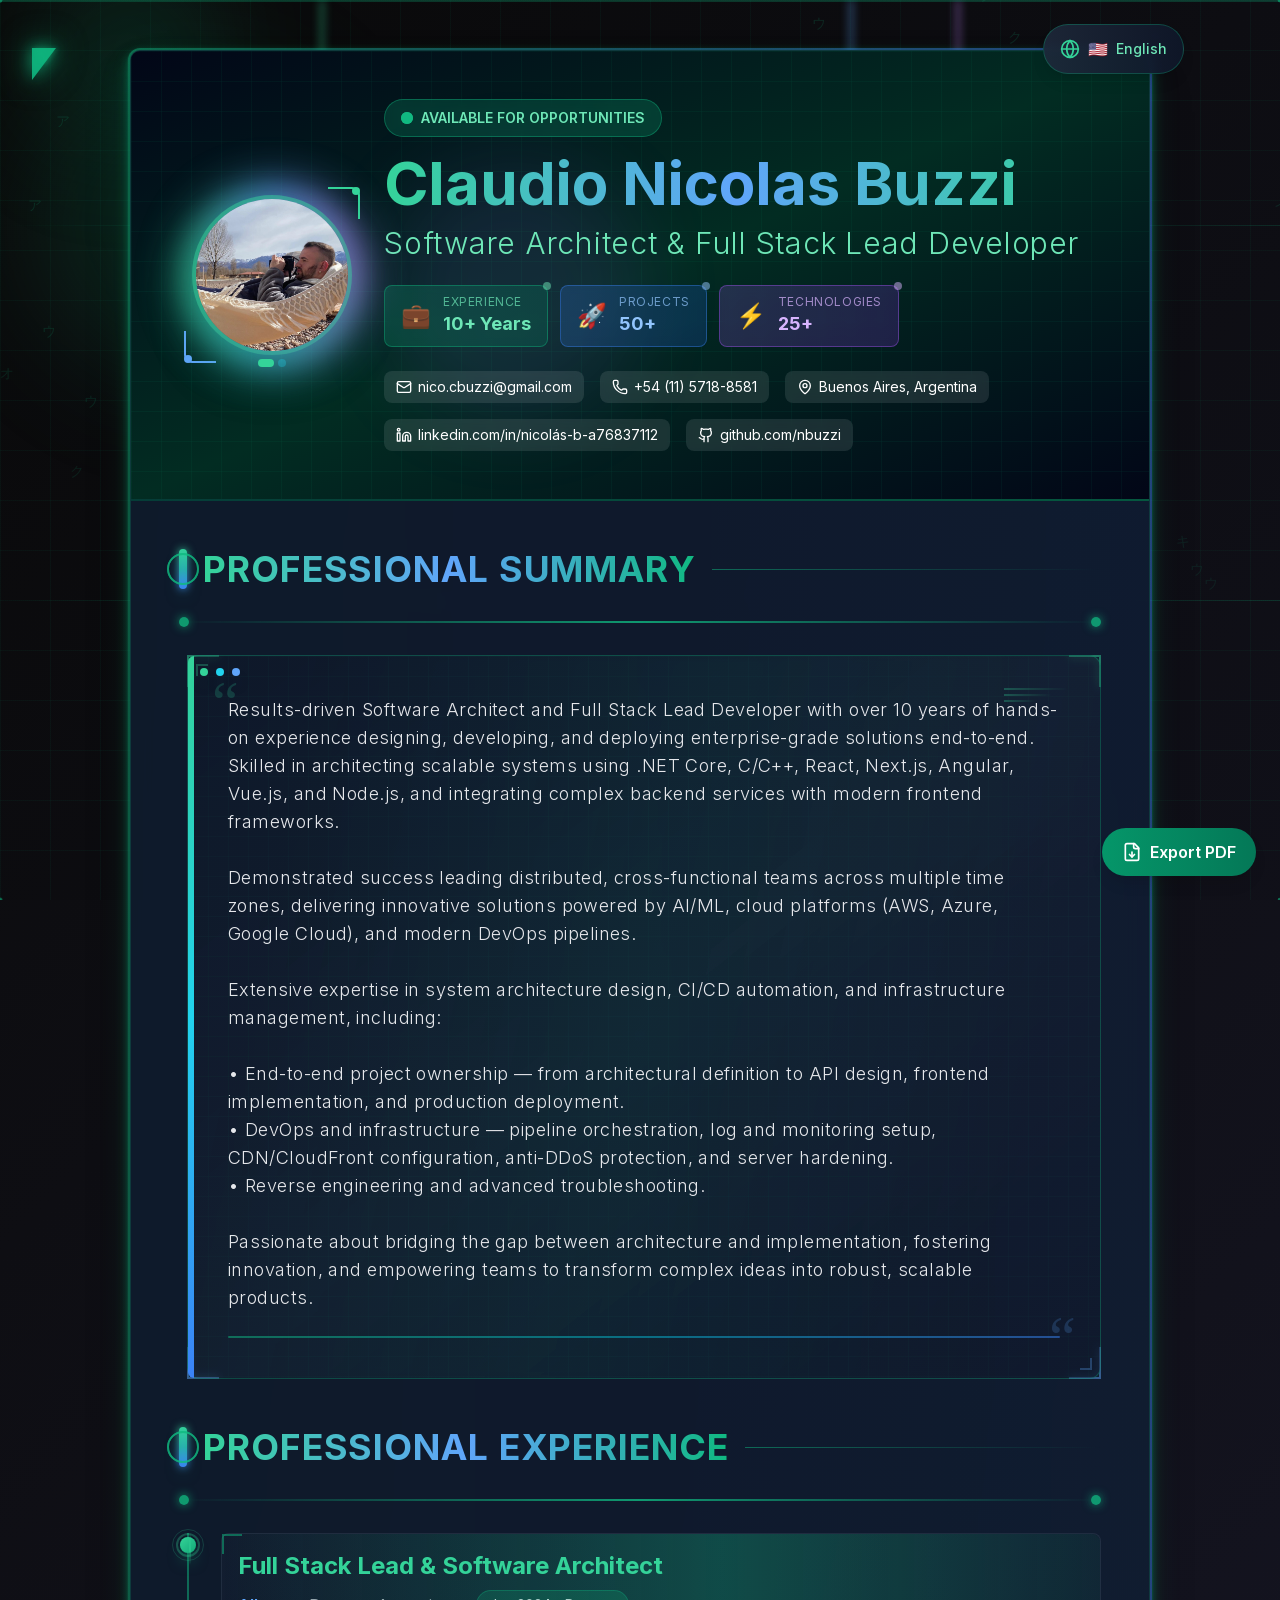
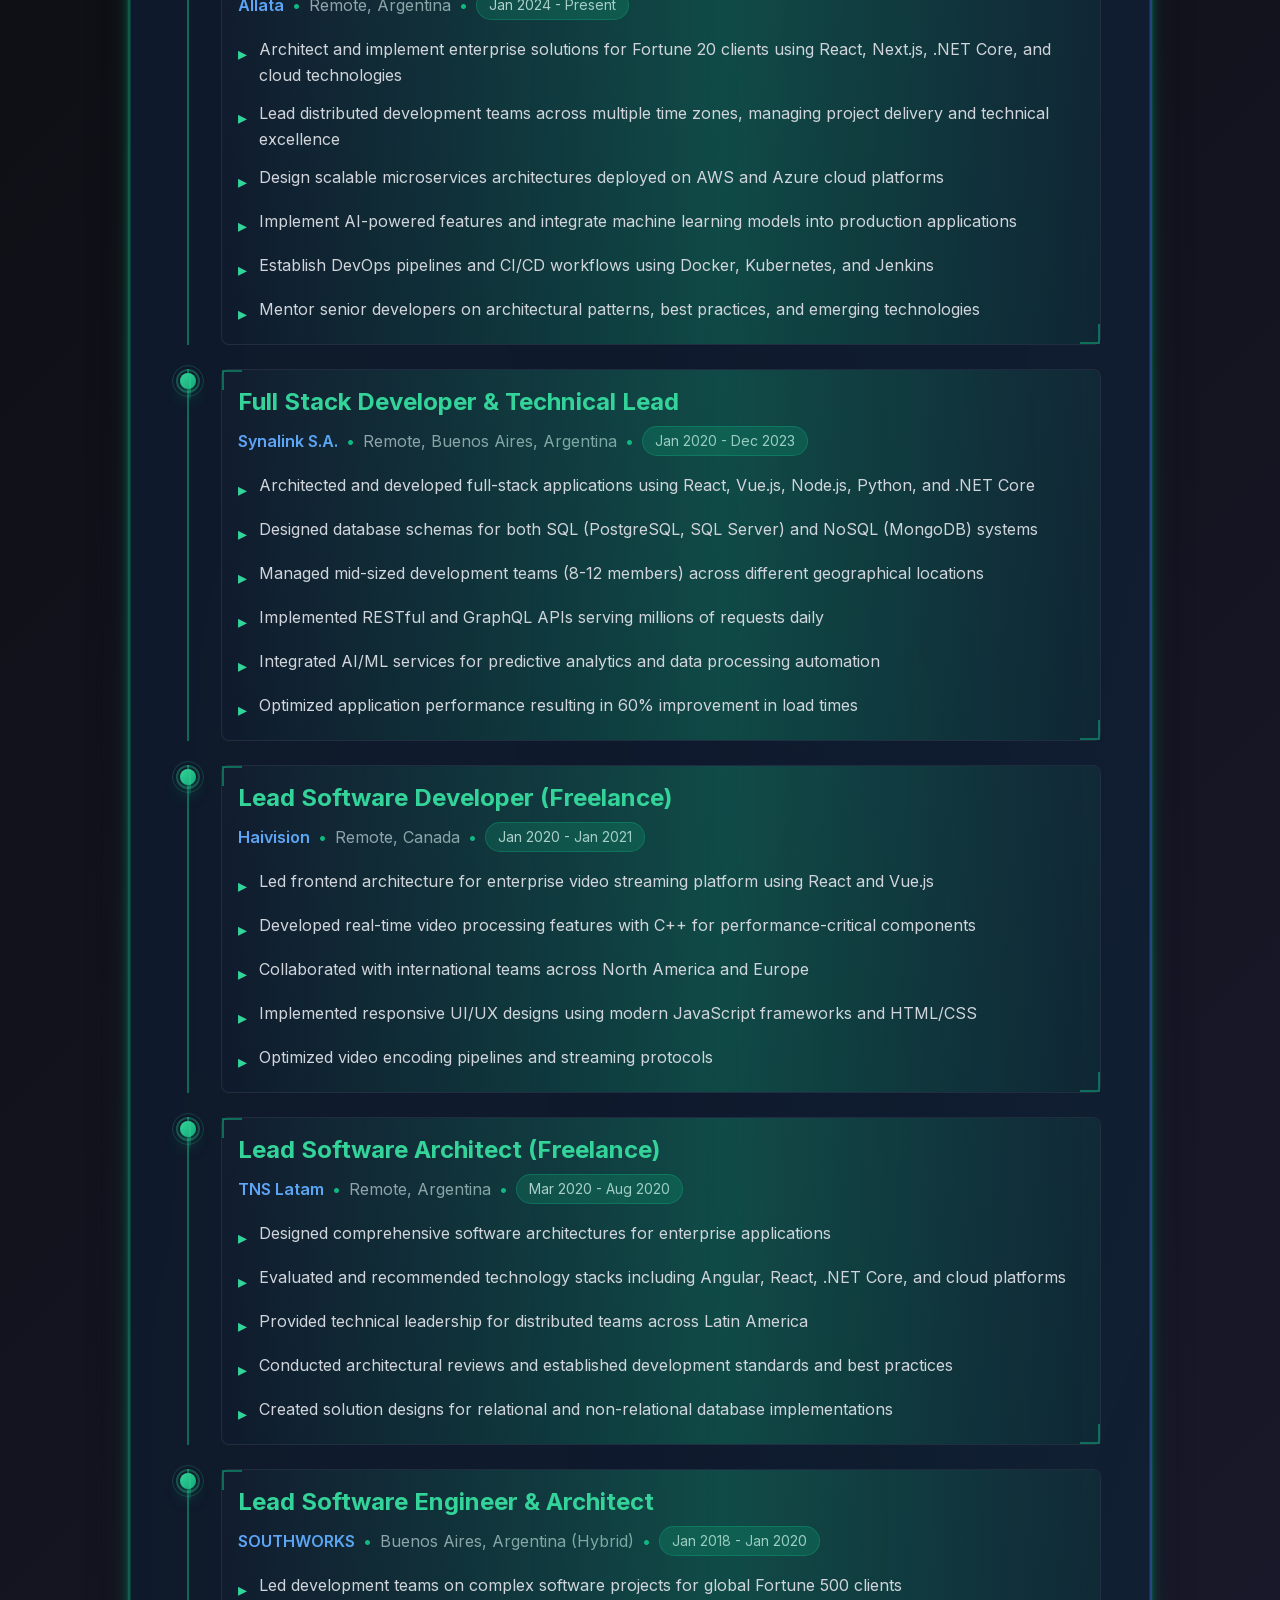
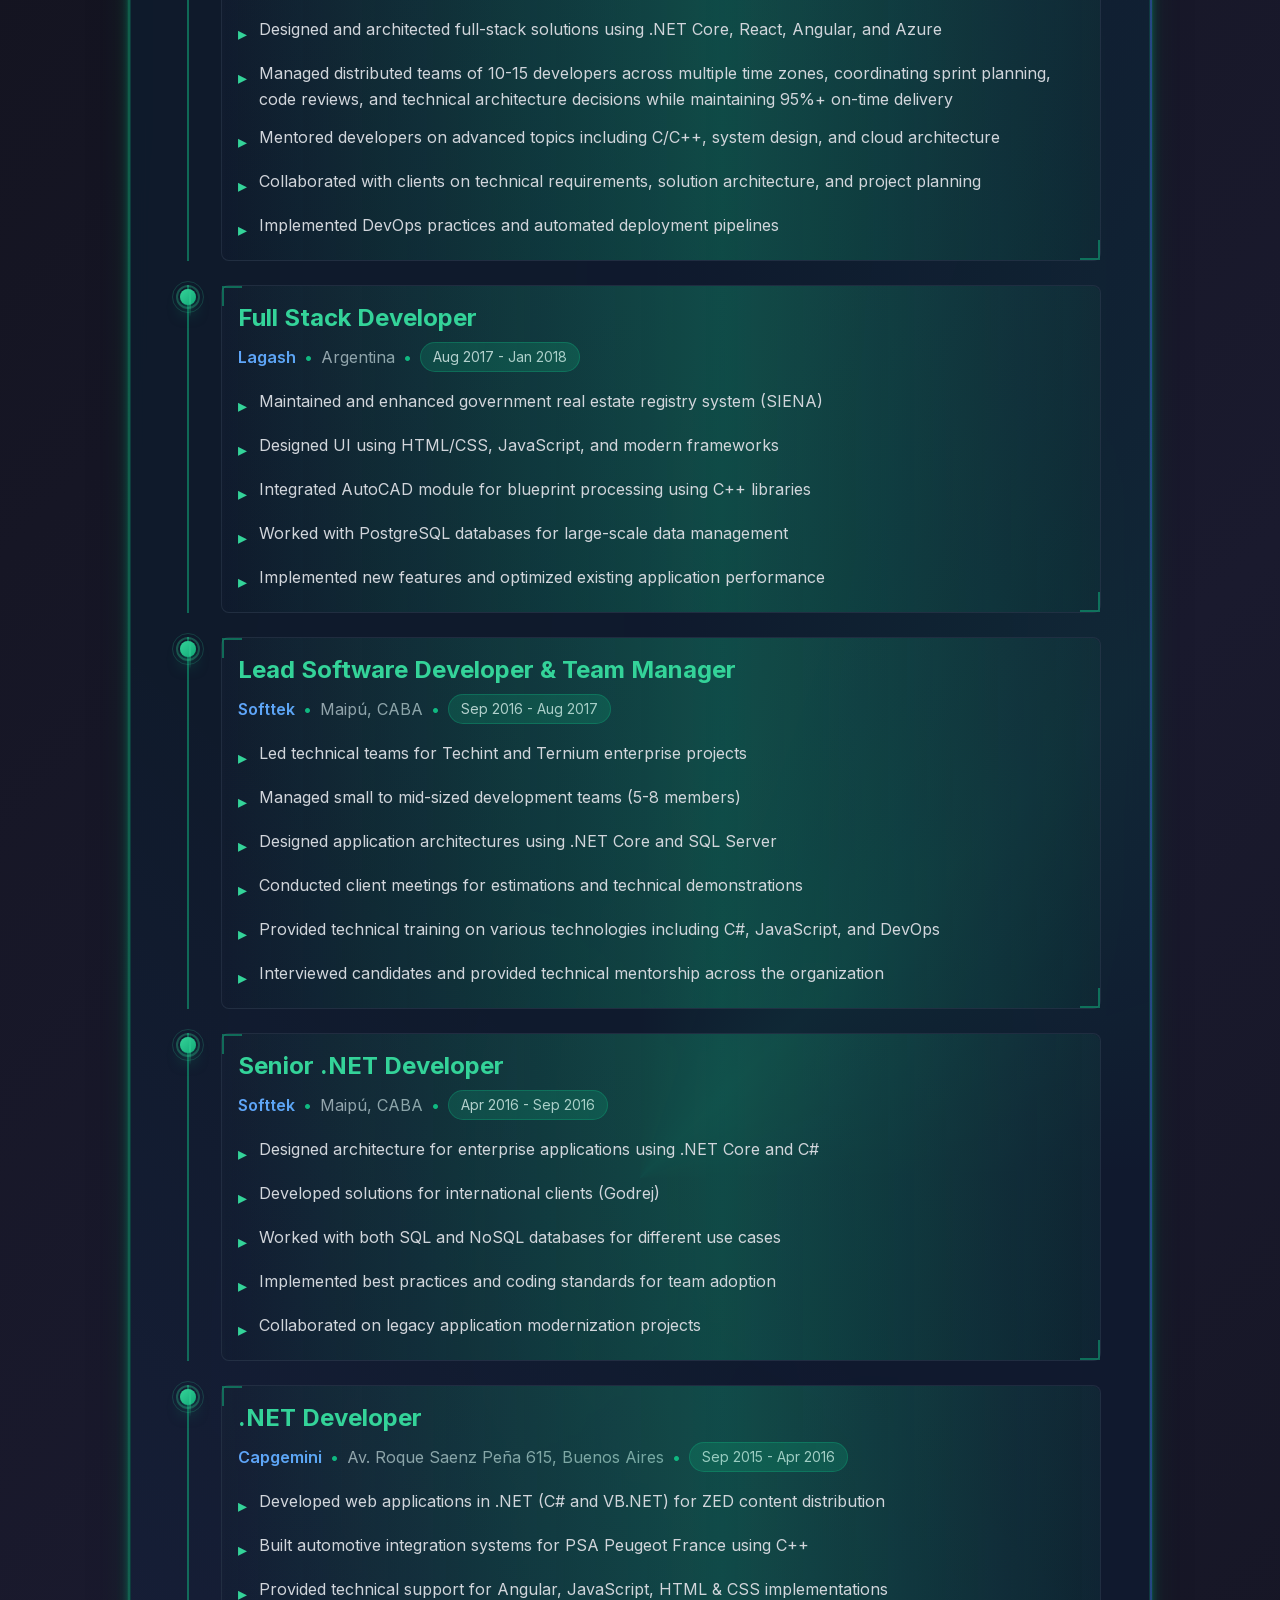
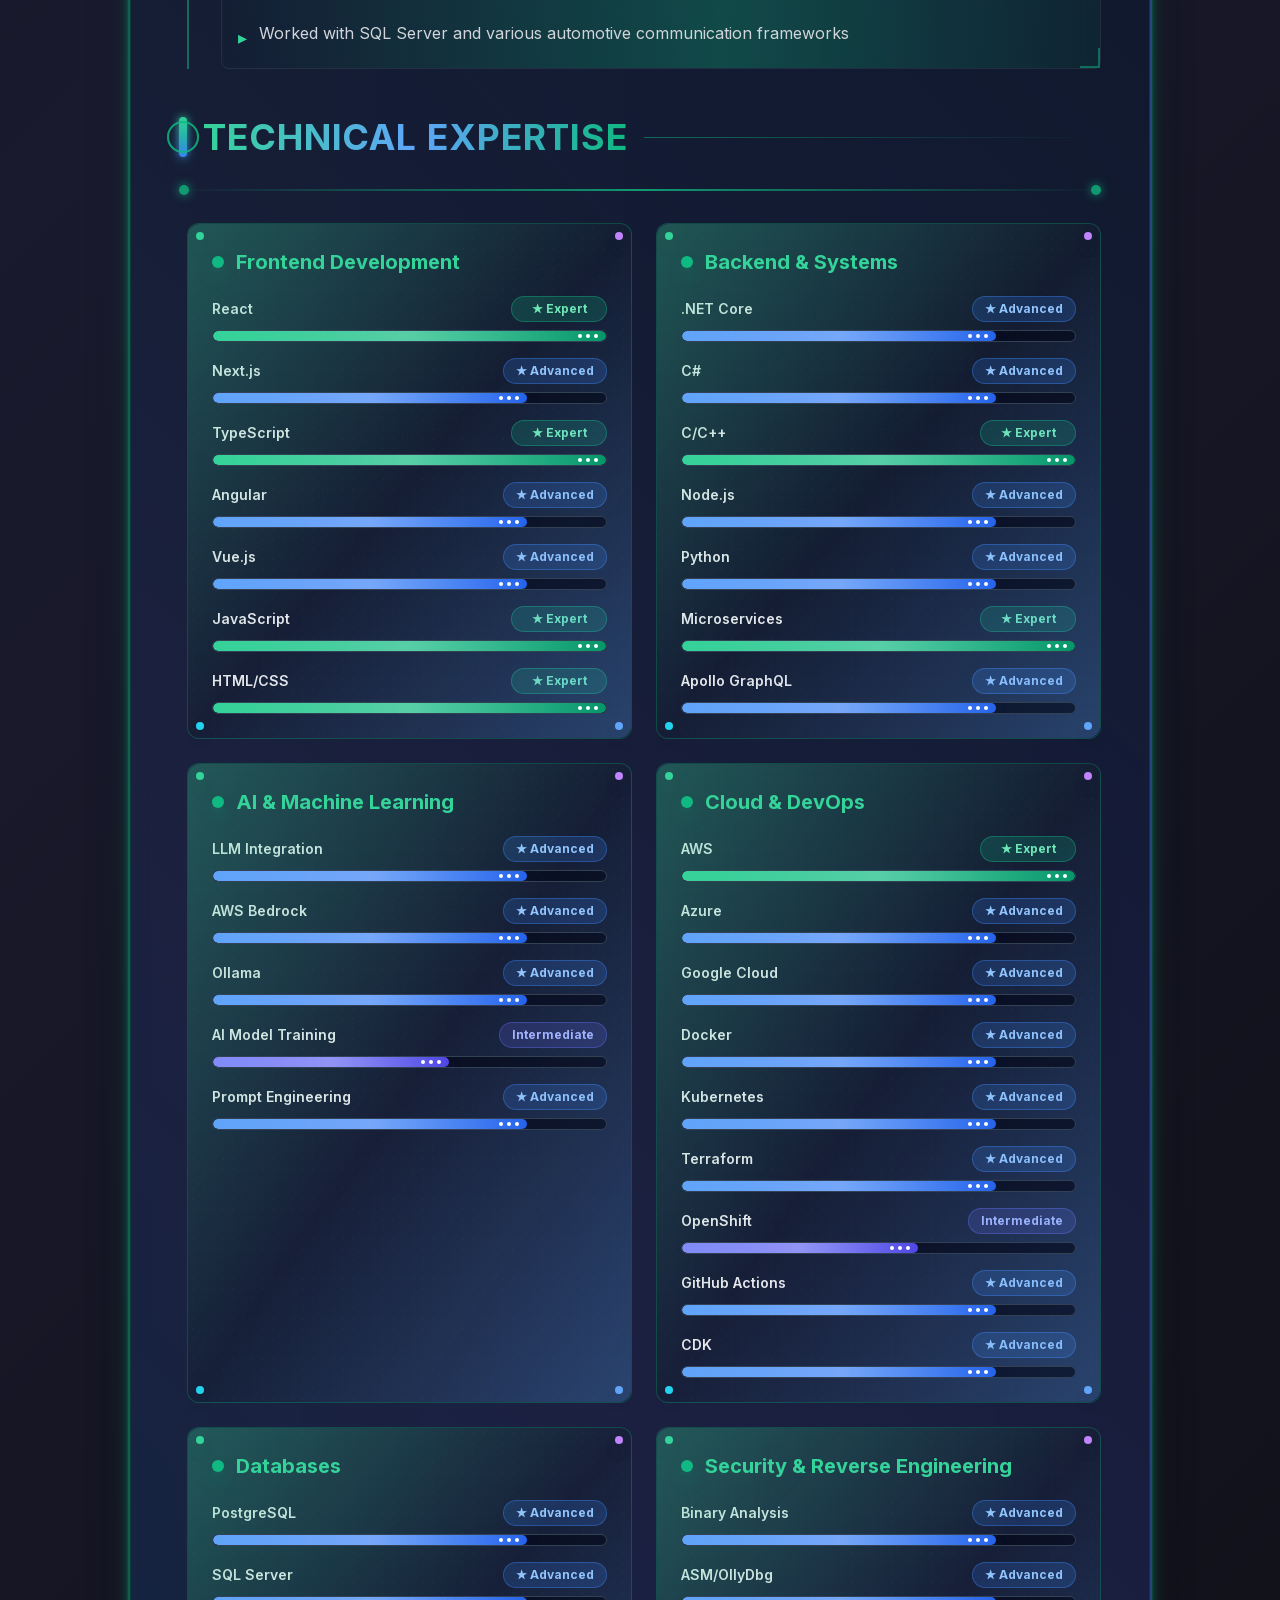
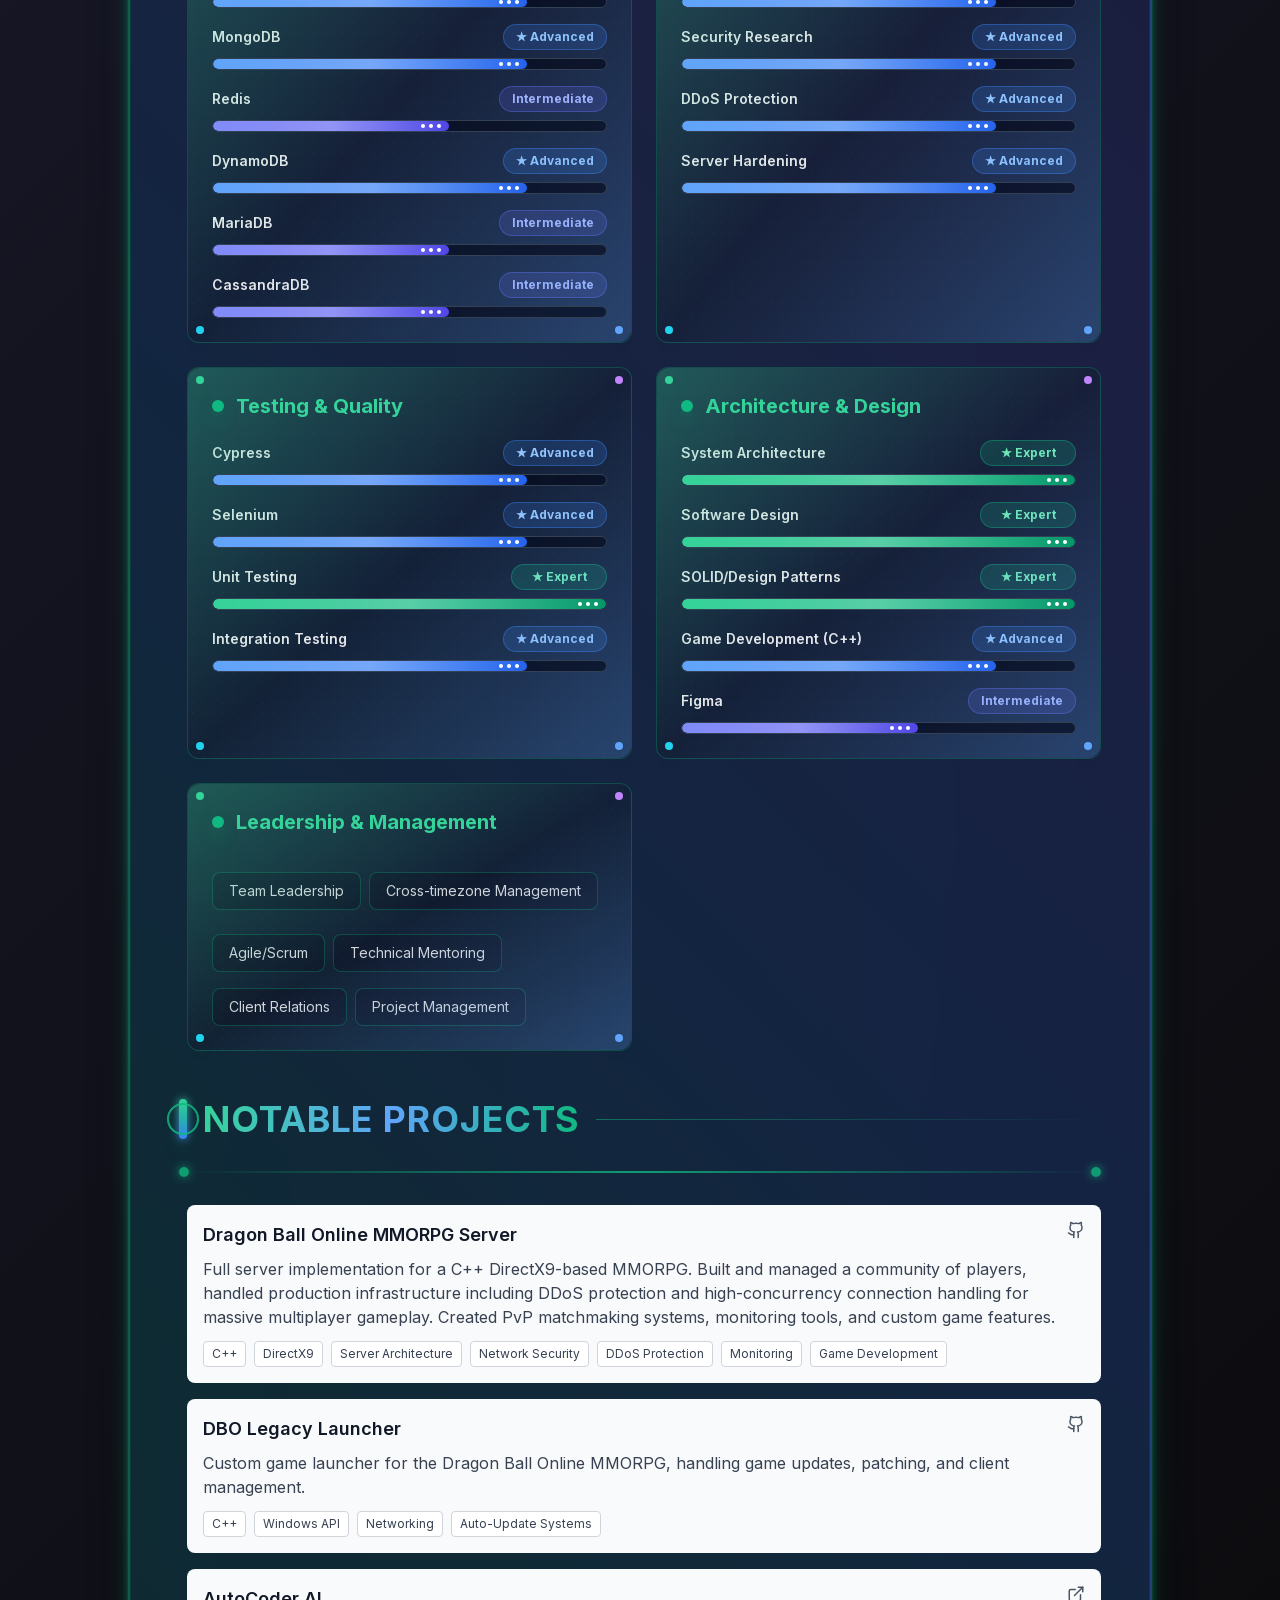
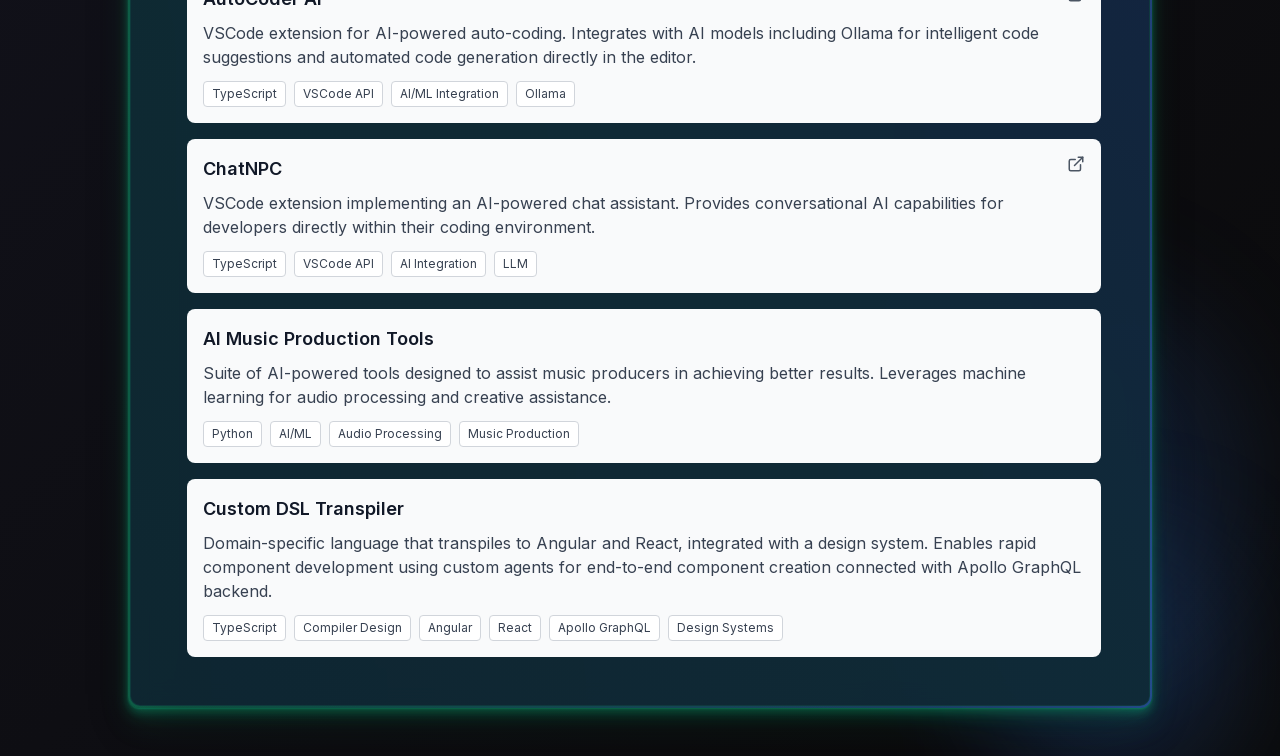
<file: index.html>
<!DOCTYPE html><!--pOoqG5GSn96OeRFfWxT1Z--><html lang="en"><head><meta charSet="utf-8"/><meta name="viewport" content="width=device-width, initial-scale=1"/><link rel="preload" as="image" href="/profile.jpg"/><link rel="stylesheet" href="/_next/static/css/3e4b56beed05bfab.css" data-precedence="next"/><link rel="preload" as="script" fetchPriority="low" href="/_next/static/chunks/webpack-3de6f890412c68e5.js"/><script src="/_next/static/chunks/4bd1b696-c023c6e3521b1417.js" async=""></script><script src="/_next/static/chunks/255-a7ba4d37dca2f1fa.js" async=""></script><script src="/_next/static/chunks/main-app-440965ac6ca358be.js" async=""></script><script src="/_next/static/chunks/app/layout-5e3ee2a00d869ad4.js" async=""></script><script src="/_next/static/chunks/625-126791f62c9c237a.js" async=""></script><script src="/_next/static/chunks/app/page-37be6397f85884f2.js" async=""></script><title>Claudio Nicolas Buzzi - Software Architect &amp; Full Stack Lead</title><meta name="description" content="Professional resume of Claudio Nicolas Buzzi - Software Architect &amp; Full Stack Lead specializing in .NET, C++, React, cloud and AI"/><script src="/_next/static/chunks/polyfills-42372ed130431b0a.js" noModule=""></script></head><body class="__className_d8ebd1"><div hidden=""><!--$--><!--/$--></div><main class="relative min-h-screen py-12 px-4 sm:px-6 lg:px-8 transition-all duration-500 overflow-hidden"><div class="no-print"><div id="matrix-cursor"></div></div><div class="no-print"></div><div class="no-print fixed top-6 right-24 z-50"><button class="flex items-center gap-2 px-4 py-3 rounded-full bg-gradient-to-r from-slate-800/90 to-slate-900/90 border border-emerald-500/30 hover:border-emerald-400/50 shadow-lg hover:shadow-emerald-500/20 transition-all duration-300 backdrop-blur-sm group" aria-label="Select language"><svg xmlns="http://www.w3.org/2000/svg" width="24" height="24" viewBox="0 0 24 24" fill="none" stroke="currentColor" stroke-width="2" stroke-linecap="round" stroke-linejoin="round" class="lucide lucide-globe w-5 h-5 text-emerald-400 group-hover:rotate-12 transition-transform" aria-hidden="true"><circle cx="12" cy="12" r="10"></circle><path d="M12 2a14.5 14.5 0 0 0 0 20 14.5 14.5 0 0 0 0-20"></path><path d="M2 12h20"></path></svg><span class="text-emerald-300 font-semibold">🇺🇸</span><span class="text-emerald-300 text-sm font-medium">English</span></button></div><div class="no-print"><canvas class="fixed top-0 left-0 w-full h-full pointer-events-none z-0" style="opacity:0.15"></canvas></div><div class="no-print"><div class="fixed inset-0 pointer-events-none z-0 overflow-hidden"><div class="absolute top-0 left-1/4 w-1 h-full bg-gradient-to-b from-emerald-400/50 via-emerald-400/20 to-transparent blur-sm lightning"></div><div class="absolute top-0 right-1/3 w-1 h-full bg-gradient-to-b from-blue-400/50 via-blue-400/20 to-transparent blur-sm lightning" style="animation-delay:2.5s"></div><div class="absolute top-0 right-1/4 w-1 h-full bg-gradient-to-b from-purple-400/50 via-purple-400/20 to-transparent blur-sm lightning" style="animation-delay:4s"></div><div class="absolute top-1/4 left-0 w-full h-px bg-gradient-to-r from-transparent via-emerald-400/30 to-transparent shimmer"></div><div class="absolute top-2/3 left-0 w-full h-px bg-gradient-to-r from-transparent via-blue-400/30 to-transparent shimmer" style="animation-delay:1s"></div></div></div><div class="no-print"><canvas class="fixed top-0 left-0 w-full h-full pointer-events-none z-0" style="opacity:0.6"></canvas><div class="scanline"></div></div><div class="no-print absolute inset-0 overflow-hidden pointer-events-none z-0"><div class="absolute top-20 left-10 w-72 h-72 bg-emerald-500/15 rounded-full blur-3xl animate-pulse floating"></div><div class="absolute bottom-20 right-10 w-96 h-96 bg-blue-500/15 rounded-full blur-3xl animate-pulse delay-1000 floating" style="animation-delay:1s"></div><div class="absolute top-1/2 left-1/2 -translate-x-1/2 -translate-y-1/2 w-[500px] h-[500px] bg-gradient-to-r from-emerald-500/10 to-purple-500/10 rounded-full blur-3xl floating" style="animation-delay:2s"></div><div class="absolute top-1/4 right-1/4 w-64 h-64 bg-cyan-500/10 rounded-full blur-3xl floating" style="animation-delay:3s"></div></div><div class="relative z-10"><button class="no-print fixed bottom-6 right-6 z-50 flex items-center gap-2 px-5 py-3 bg-gradient-to-r from-emerald-600 to-emerald-700 hover:from-emerald-700 hover:to-emerald-800 text-white font-semibold rounded-full shadow-lg hover:shadow-xl transform hover:scale-105 transition-all duration-300" aria-label="Export as PDF" type="button"><svg xmlns="http://www.w3.org/2000/svg" width="24" height="24" viewBox="0 0 24 24" fill="none" stroke="currentColor" stroke-width="2" stroke-linecap="round" stroke-linejoin="round" class="lucide lucide-file-down w-5 h-5" aria-hidden="true"><path d="M15 2H6a2 2 0 0 0-2 2v16a2 2 0 0 0 2 2h12a2 2 0 0 0 2-2V7Z"></path><path d="M14 2v4a2 2 0 0 0 2 2h4"></path><path d="M12 18v-6"></path><path d="m9 15 3 3 3-3"></path></svg><span class="hidden sm:inline">Export PDF</span></button><div class="relative z-10 max-w-5xl mx-auto"><div class="absolute -top-20 -left-20 w-40 h-40 bg-emerald-500/20 rounded-full blur-3xl floating"></div><div class="absolute -bottom-20 -right-20 w-60 h-60 bg-blue-500/20 rounded-full blur-3xl floating" style="animation-delay:2s"></div><div class="gradient-border depth-shadow animate-scale-in"><div class="gradient-border-inner tech-card holographic-card glow-border shadow-2xl rounded-xl overflow-hidden transition-all duration-300"><div class="radar-sweep opacity-30 rounded-xl"></div><header class="relative bg-gradient-to-br from-slate-950 via-emerald-950 to-slate-950 text-white p-12 overflow-hidden border-b-2 border-emerald-500/30"><div class="absolute inset-0 overflow-hidden"><div class="absolute -top-1/2 -right-1/2 w-96 h-96 bg-emerald-500/20 rounded-full blur-3xl animate-pulse"></div><div class="absolute -bottom-1/2 -left-1/2 w-96 h-96 bg-blue-500/20 rounded-full blur-3xl animate-pulse delay-1000"></div><div class="absolute top-1/4 left-1/4 w-64 h-64 bg-purple-500/10 rounded-full blur-2xl floating"></div></div><div class="absolute inset-0 opacity-20"><div class="h-full w-full" style="background-image:linear-gradient(rgba(16, 185, 129, 0.3) 1px, transparent 1px), linear-gradient(90deg, rgba(16, 185, 129, 0.3) 1px, transparent 1px);background-size:30px 30px"></div></div><div class="relative z-10 max-w-4xl mx-auto"><div class="flex flex-col md:flex-row items-center gap-8"><div class="relative group"><div class="absolute -inset-2 rounded-full opacity-75 group-hover:opacity-100 transition duration-500"><div class="absolute inset-0 bg-gradient-to-r from-emerald-400 via-blue-400 to-purple-400 rounded-full blur-xl animate-pulse"></div><div class="absolute inset-0 bg-gradient-to-r from-emerald-400 via-blue-400 to-purple-400 rounded-full blur-md rotate-glow opacity-50"></div></div><div class="absolute -inset-4 hex-pattern opacity-30 rounded-full"></div><div class="absolute -top-2 -right-2 w-8 h-8"><div class="w-full h-full border-t-2 border-r-2 border-emerald-400 rounded-tr-lg"></div><div class="absolute top-0 right-0 w-2 h-2 bg-emerald-400 rounded-full animate-ping"></div></div><div class="absolute -bottom-2 -left-2 w-8 h-8"><div class="w-full h-full border-b-2 border-l-2 border-blue-400 rounded-bl-lg"></div><div class="absolute bottom-0 left-0 w-2 h-2 bg-blue-400 rounded-full animate-ping" style="animation-delay:0.5s"></div></div><div class="relative"><div class="relative w-32 h-32 md:w-40 md:h-40 rounded-full"><div class="no-print relative w-full h-full" style="perspective:1000px"><div class="relative w-full h-full transition-transform duration-1000" style="transform-style:preserve-3d;transform:rotateY(0deg)"><div class="absolute inset-0 rounded-full overflow-hidden border-4 border-emerald-400/50 shadow-2xl shadow-emerald-500/50 cyber-pulse" style="backface-visibility:hidden;-webkit-backface-visibility:hidden"><img alt="Claudio Nicolas Buzzi" width="160" height="160" decoding="async" data-nimg="1" class="object-cover w-full h-full" style="color:transparent" src="/profile.jpg"/></div><div class="absolute inset-0 rounded-full overflow-hidden border-4 border-cyan-400/50 shadow-2xl shadow-cyan-500/50 cyber-pulse" style="backface-visibility:hidden;-webkit-backface-visibility:hidden;transform:rotateY(180deg)"><img alt="Claudio Nicolas Buzzi - animated" width="160" height="160" decoding="async" data-nimg="1" class="object-cover w-full h-full grayscale" style="color:transparent" src="/profile.jpg"/></div></div></div><div class="hidden print:block w-full h-full rounded-full overflow-hidden border-4 border-gray-400"><img alt="Claudio Nicolas Buzzi" width="160" height="160" decoding="async" data-nimg="1" class="object-cover w-full h-full" style="color:transparent" src="/profile.jpg"/></div><div class="absolute -bottom-3 left-1/2 transform -translate-x-1/2 z-20 no-print"><div class="flex gap-1"><div class="w-2 h-2 rounded-full transition-all duration-300 bg-emerald-400 w-4"></div><div class="w-2 h-2 rounded-full transition-all duration-300 bg-cyan-400/30"></div></div></div></div><div class="absolute inset-0 overflow-hidden rounded-full opacity-0 group-hover:opacity-100 transition-opacity pointer-events-none no-print"><div class="absolute w-full h-1 bg-gradient-to-r from-transparent via-emerald-400 to-transparent data-stream"></div></div></div></div><div class="flex-1 text-center md:text-left"><div class="flex justify-center md:justify-start mb-4"><div class="inline-flex items-center gap-2 px-4 py-2 rounded-full border backdrop-blur-sm bg-emerald-500/20 border-emerald-500/40"><span class="relative flex h-3 w-3"><span class="animate-ping absolute inline-flex h-full w-full rounded-full opacity-75 bg-emerald-400"></span><span class="relative inline-flex rounded-full h-3 w-3 bg-emerald-500"></span></span><span class="text-sm font-semibold text-emerald-300">AVAILABLE FOR OPPORTUNITIES</span></div></div><h1 class="text-4xl md:text-6xl font-bold mb-3 animate-fade-in bg-gradient-to-r from-emerald-400 via-blue-400 to-emerald-400 bg-clip-text text-transparent glitch-hover"><span class="inline-block hover:scale-110 transition-transform duration-300 neon-pulse-text">Claudio Nicolas Buzzi</span></h1><p class="text-xl md:text-3xl mb-6 text-emerald-300 font-light animate-fade-in-delay tracking-wide">Software Architect &amp; Full Stack Lead Developer</p><div class="flex flex-wrap justify-center md:justify-start gap-3 mb-6"><div class="relative inline-flex items-center gap-3 px-4 py-2 rounded-lg bg-gradient-to-r from-emerald-500/20 to-emerald-600/20 border-emerald-500/40 text-emerald-300 border backdrop-blur-sm hover:scale-105 transition-transform duration-300 cyber-pulse"><span class="text-2xl animate-pulse">💼</span><div class="flex flex-col"><span class="text-xs opacity-70 uppercase tracking-wider">Experience</span><span class="text-lg font-bold">10+ Years</span></div><div class="absolute -top-1 -right-1 w-2 h-2 bg-current rounded-full animate-ping opacity-50"></div></div><div class="relative inline-flex items-center gap-3 px-4 py-2 rounded-lg bg-gradient-to-r from-blue-500/20 to-blue-600/20 border-blue-500/40 text-blue-300 border backdrop-blur-sm hover:scale-105 transition-transform duration-300 cyber-pulse"><span class="text-2xl animate-pulse">🚀</span><div class="flex flex-col"><span class="text-xs opacity-70 uppercase tracking-wider">Projects</span><span class="text-lg font-bold">50+</span></div><div class="absolute -top-1 -right-1 w-2 h-2 bg-current rounded-full animate-ping opacity-50"></div></div><div class="relative inline-flex items-center gap-3 px-4 py-2 rounded-lg bg-gradient-to-r from-purple-500/20 to-purple-600/20 border-purple-500/40 text-purple-300 border backdrop-blur-sm hover:scale-105 transition-transform duration-300 cyber-pulse"><span class="text-2xl animate-pulse">⚡</span><div class="flex flex-col"><span class="text-xs opacity-70 uppercase tracking-wider">Technologies</span><span class="text-lg font-bold">25+</span></div><div class="absolute -top-1 -right-1 w-2 h-2 bg-current rounded-full animate-ping opacity-50"></div></div></div><div class="flex flex-wrap justify-center md:justify-start gap-3 md:gap-4 text-sm"><span class="flex items-center gap-1.5 px-3 py-1.5 bg-white/10 dark:bg-white/5 rounded-lg backdrop-blur-sm transition-all duration-300 hover:bg-white/20 dark:hover:bg-white/10 hover:scale-105"><svg xmlns="http://www.w3.org/2000/svg" width="16" height="16" viewBox="0 0 24 24" fill="none" stroke="currentColor" stroke-width="2" stroke-linecap="round" stroke-linejoin="round" class="lucide lucide-mail" aria-hidden="true"><path d="m22 7-8.991 5.727a2 2 0 0 1-2.009 0L2 7"></path><rect x="2" y="4" width="20" height="16" rx="2"></rect></svg><span class="text-xs md:text-sm">nico.cbuzzi@gmail.com</span></span><span class="flex items-center gap-1.5 px-3 py-1.5 bg-white/10 dark:bg-white/5 rounded-lg backdrop-blur-sm transition-all duration-300 hover:bg-white/20 dark:hover:bg-white/10 hover:scale-105"><svg xmlns="http://www.w3.org/2000/svg" width="16" height="16" viewBox="0 0 24 24" fill="none" stroke="currentColor" stroke-width="2" stroke-linecap="round" stroke-linejoin="round" class="lucide lucide-phone" aria-hidden="true"><path d="M13.832 16.568a1 1 0 0 0 1.213-.303l.355-.465A2 2 0 0 1 17 15h3a2 2 0 0 1 2 2v3a2 2 0 0 1-2 2A18 18 0 0 1 2 4a2 2 0 0 1 2-2h3a2 2 0 0 1 2 2v3a2 2 0 0 1-.8 1.6l-.468.351a1 1 0 0 0-.292 1.233 14 14 0 0 0 6.392 6.384"></path></svg><span class="text-xs md:text-sm">+54 (11) 5718-8581</span></span><span class="flex items-center gap-1.5 px-3 py-1.5 bg-white/10 dark:bg-white/5 rounded-lg backdrop-blur-sm transition-all duration-300 hover:bg-white/20 dark:hover:bg-white/10 hover:scale-105"><svg xmlns="http://www.w3.org/2000/svg" width="16" height="16" viewBox="0 0 24 24" fill="none" stroke="currentColor" stroke-width="2" stroke-linecap="round" stroke-linejoin="round" class="lucide lucide-map-pin" aria-hidden="true"><path d="M20 10c0 4.993-5.539 10.193-7.399 11.799a1 1 0 0 1-1.202 0C9.539 20.193 4 14.993 4 10a8 8 0 0 1 16 0"></path><circle cx="12" cy="10" r="3"></circle></svg><span class="text-xs md:text-sm">Buenos Aires, Argentina</span></span><a href="https://linkedin.com/in/nicolás-b-a76837112" target="_blank" rel="noopener noreferrer" class="transform transition-all duration-300"><span class="flex items-center gap-1.5 px-3 py-1.5 bg-white/10 dark:bg-white/5 rounded-lg backdrop-blur-sm transition-all duration-300 hover:bg-white/20 dark:hover:bg-white/10 hover:scale-105"><svg xmlns="http://www.w3.org/2000/svg" width="16" height="16" viewBox="0 0 24 24" fill="none" stroke="currentColor" stroke-width="2" stroke-linecap="round" stroke-linejoin="round" class="lucide lucide-linkedin" aria-hidden="true"><path d="M16 8a6 6 0 0 1 6 6v7h-4v-7a2 2 0 0 0-2-2 2 2 0 0 0-2 2v7h-4v-7a6 6 0 0 1 6-6z"></path><rect width="4" height="12" x="2" y="9"></rect><circle cx="4" cy="4" r="2"></circle></svg><span class="text-xs md:text-sm">linkedin.com/in/nicolás-b-a76837112</span></span></a><a href="https://github.com/nbuzzi" target="_blank" rel="noopener noreferrer" class="transform transition-all duration-300"><span class="flex items-center gap-1.5 px-3 py-1.5 bg-white/10 dark:bg-white/5 rounded-lg backdrop-blur-sm transition-all duration-300 hover:bg-white/20 dark:hover:bg-white/10 hover:scale-105"><svg xmlns="http://www.w3.org/2000/svg" width="16" height="16" viewBox="0 0 24 24" fill="none" stroke="currentColor" stroke-width="2" stroke-linecap="round" stroke-linejoin="round" class="lucide lucide-github" aria-hidden="true"><path d="M15 22v-4a4.8 4.8 0 0 0-1-3.5c3 0 6-2 6-5.5.08-1.25-.27-2.48-1-3.5.28-1.15.28-2.35 0-3.5 0 0-1 0-3 1.5-2.64-.5-5.36-.5-8 0C6 2 5 2 5 2c-.3 1.15-.3 2.35 0 3.5A5.403 5.403 0 0 0 4 9c0 3.5 3 5.5 6 5.5-.39.49-.68 1.05-.85 1.65-.17.6-.22 1.23-.15 1.85v4"></path><path d="M9 18c-4.51 2-5-2-7-2"></path></svg><span class="text-xs md:text-sm">github.com/nbuzzi</span></span></a></div></div></div></div></header><div class="p-8 md:p-12 space-y-12"><div class="animate-stagger-1"><section class="relative group/section"><div class="flex items-center gap-4 mb-8"><div class="flex-shrink-0 relative"><div class="w-2 h-10 bg-gradient-to-b from-emerald-400 via-emerald-500 to-blue-500 rounded-full shadow-lg shadow-emerald-500/50"></div><div class="absolute inset-0 w-2 h-10 bg-gradient-to-b from-emerald-400 to-blue-500 rounded-full blur-sm animate-pulse"></div><div class="absolute inset-0 flex items-center justify-center"><div class="energy-ring w-8 h-8"></div><div class="energy-ring w-8 h-8" style="animation-delay:1s"></div></div></div><h2 class="text-3xl md:text-4xl font-bold text-transparent bg-clip-text bg-gradient-to-r from-emerald-400 via-blue-400 to-emerald-500 neon-pulse-text uppercase tracking-wide">Professional Summary</h2><div class="flex-1 h-px bg-gradient-to-r from-emerald-500/50 to-transparent"></div></div><div class="cyber-divider mb-8"></div><div class="pl-2"><div class="relative group overflow-hidden"><div class="absolute top-0 left-0 w-8 h-8 border-t-2 border-l-2 border-emerald-400/50 transition-all duration-300 group-hover:w-12 group-hover:h-12 group-hover:border-emerald-400"></div><div class="absolute top-0 right-0 w-8 h-8 border-t-2 border-r-2 border-emerald-400/50 transition-all duration-300 group-hover:w-12 group-hover:h-12 group-hover:border-emerald-400"></div><div class="absolute bottom-0 left-0 w-8 h-8 border-b-2 border-l-2 border-blue-400/50 transition-all duration-300 group-hover:w-12 group-hover:h-12 group-hover:border-blue-400"></div><div class="absolute bottom-0 right-0 w-8 h-8 border-b-2 border-r-2 border-blue-400/50 transition-all duration-300 group-hover:w-12 group-hover:h-12 group-hover:border-blue-400"></div><div class="absolute inset-0 bg-gradient-to-r from-transparent via-emerald-500/5 to-transparent transform -skew-x-12 group-hover:translate-x-full transition-transform duration-1000"></div><div class="relative bg-gradient-to-br from-slate-900/40 via-slate-800/30 to-slate-900/50 backdrop-blur-sm rounded-xl border border-emerald-500/30 hover:border-emerald-400/60 transition-all duration-500 shadow-lg hover:shadow-emerald-500/20 hover:shadow-2xl"><div class="absolute inset-0 opacity-10"><div class="h-full w-full" style="background-image:linear-gradient(rgba(16, 185, 129, 0.3) 1px, transparent 1px), linear-gradient(90deg, rgba(16, 185, 129, 0.3) 1px, transparent 1px);background-size:20px 20px"></div></div><div class="absolute top-0 left-0 w-1.5 h-full bg-gradient-to-b from-emerald-400 via-cyan-400 to-blue-500 rounded-l-xl shadow-lg shadow-emerald-500/50"></div><div class="absolute top-3 left-3 flex gap-2"><div class="w-2 h-2 rounded-full bg-emerald-400 animate-pulse shadow-lg shadow-emerald-400/50"></div><div class="w-2 h-2 rounded-full bg-cyan-400 animate-pulse shadow-lg shadow-cyan-400/50" style="animation-delay:0.2s"></div><div class="w-2 h-2 rounded-full bg-blue-400 animate-pulse shadow-lg shadow-blue-400/50" style="animation-delay:0.4s"></div></div><div class="relative p-8 md:p-10 pt-12"><div class="absolute top-8 right-8 flex flex-col gap-1 opacity-30"><div class="w-16 h-0.5 bg-gradient-to-r from-emerald-400 to-transparent"></div><div class="w-12 h-0.5 bg-gradient-to-r from-emerald-400 to-transparent"></div><div class="w-8 h-0.5 bg-gradient-to-r from-emerald-400 to-transparent"></div></div><div class="relative"><div class="absolute -top-6 -left-4 text-6xl text-emerald-400/20 font-serif leading-none">“</div><p class="text-gray-200 leading-loose text-base md:text-lg whitespace-pre-line relative z-10 font-light tracking-wide">Results-driven Software Architect and Full Stack Lead Developer with over 10 years of hands-on experience designing, developing, and deploying enterprise-grade solutions end-to-end. Skilled in architecting scalable systems using .NET Core, C/C++, React, Next.js, Angular, Vue.js, and Node.js, and integrating complex backend services with modern frontend frameworks.

Demonstrated success leading distributed, cross-functional teams across multiple time zones, delivering innovative solutions powered by AI/ML, cloud platforms (AWS, Azure, Google Cloud), and modern DevOps pipelines.

Extensive expertise in system architecture design, CI/CD automation, and infrastructure management, including:

• End-to-end project ownership — from architectural definition to API design, frontend implementation, and production deployment.
• DevOps and infrastructure — pipeline orchestration, log and monitoring setup, CDN/CloudFront configuration, anti-DDoS protection, and server hardening.
• Reverse engineering and advanced troubleshooting.

Passionate about bridging the gap between architecture and implementation, fostering innovation, and empowering teams to transform complex ideas into robust, scalable products.</p><div class="absolute -bottom-8 -right-4 text-6xl text-blue-400/20 font-serif leading-none rotate-180">”</div></div><div class="mt-6 h-0.5 bg-gradient-to-r from-emerald-500/50 via-cyan-500/50 to-blue-500/50 rounded-full"></div></div><div class="absolute top-2 left-2 w-3 h-3 border-t-2 border-l-2 border-emerald-400/30"></div><div class="absolute bottom-2 right-2 w-3 h-3 border-b-2 border-r-2 border-blue-400/30"></div></div></div></div></section></div><div class="animate-stagger-2"><section class="relative group/section"><div class="flex items-center gap-4 mb-8"><div class="flex-shrink-0 relative"><div class="w-2 h-10 bg-gradient-to-b from-emerald-400 via-emerald-500 to-blue-500 rounded-full shadow-lg shadow-emerald-500/50"></div><div class="absolute inset-0 w-2 h-10 bg-gradient-to-b from-emerald-400 to-blue-500 rounded-full blur-sm animate-pulse"></div><div class="absolute inset-0 flex items-center justify-center"><div class="energy-ring w-8 h-8"></div><div class="energy-ring w-8 h-8" style="animation-delay:1s"></div></div></div><h2 class="text-3xl md:text-4xl font-bold text-transparent bg-clip-text bg-gradient-to-r from-emerald-400 via-blue-400 to-emerald-500 neon-pulse-text uppercase tracking-wide">Professional Experience</h2><div class="flex-1 h-px bg-gradient-to-r from-emerald-500/50 to-transparent"></div></div><div class="cyber-divider mb-8"></div><div class="pl-2"><div class="space-y-6"><div class="transform transition-all duration-300 hover:translate-x-2"><div class="relative pl-8 border-l-2 border-emerald-500/50 hover:border-emerald-400 transition-all duration-300 group"><div class="absolute -left-[9px] top-1"><div class="relative w-4 h-4"><div class="absolute inset-0 bg-gradient-to-br from-emerald-400 to-emerald-600 rounded-full shadow-lg shadow-emerald-500/50 group-hover:scale-125 transition-transform duration-300"></div><div class="absolute inset-0 bg-emerald-400 rounded-full animate-ping opacity-30"></div><div class="absolute -inset-1 border-2 border-emerald-400/30 rounded-full animate-pulse"></div><div class="absolute -inset-2 border border-emerald-400/20 rounded-full group-hover:scale-150 transition-transform duration-500"></div></div></div><div class="absolute left-0 top-0 w-0.5 h-full overflow-hidden"><div class="absolute w-full h-8 bg-gradient-to-b from-transparent via-emerald-400 to-transparent opacity-50 animate-[matrix-fall_4s_linear_infinite]" style="animation-delay:0.3s"></div></div><div class="relative mb-2 p-4 rounded-lg bg-gradient-to-br from-slate-800/30 to-slate-900/30 hover:from-slate-800/50 hover:to-slate-900/50 transition-all duration-300 border border-slate-700/50 hover:border-emerald-500/30 tilt-effect corner-brackets neon-border-animate"><div class="absolute inset-0 shimmer pointer-events-none rounded-lg"></div><h3 class="text-xl md:text-2xl font-bold text-emerald-400 mb-1 relative z-10">Full Stack Lead &amp; Software Architect</h3><div class="flex flex-wrap items-center gap-2 text-gray-300 mt-2"><span class="font-semibold text-blue-400">Allata</span><span class="text-emerald-500">•</span><span class="text-gray-400">Remote, Argentina</span><span class="text-emerald-500">•</span><span class="text-sm px-3 py-1 bg-emerald-500/20 rounded-full border border-emerald-500/30">Dec 2023 - Present</span></div><ul class="mt-4 space-y-3 relative z-10"><li class="text-gray-300 flex items-start hover:text-emerald-300 transition-all duration-200 hover:translate-x-2 group/item"><span class="mr-3 mt-1 text-emerald-400 text-lg group-hover/item:scale-125 transition-transform">▸</span><span class="leading-relaxed">Architect and implement enterprise solutions for Fortune 20 clients using React, Next.js, .NET Core, and cloud technologies</span></li><li class="text-gray-300 flex items-start hover:text-emerald-300 transition-all duration-200 hover:translate-x-2 group/item"><span class="mr-3 mt-1 text-emerald-400 text-lg group-hover/item:scale-125 transition-transform">▸</span><span class="leading-relaxed">Lead distributed development teams across multiple time zones, managing project delivery and technical excellence</span></li><li class="text-gray-300 flex items-start hover:text-emerald-300 transition-all duration-200 hover:translate-x-2 group/item"><span class="mr-3 mt-1 text-emerald-400 text-lg group-hover/item:scale-125 transition-transform">▸</span><span class="leading-relaxed">Design scalable microservices architectures deployed on AWS and Azure cloud platforms</span></li><li class="text-gray-300 flex items-start hover:text-emerald-300 transition-all duration-200 hover:translate-x-2 group/item"><span class="mr-3 mt-1 text-emerald-400 text-lg group-hover/item:scale-125 transition-transform">▸</span><span class="leading-relaxed">Implement AI-powered features and integrate machine learning models into production applications</span></li><li class="text-gray-300 flex items-start hover:text-emerald-300 transition-all duration-200 hover:translate-x-2 group/item"><span class="mr-3 mt-1 text-emerald-400 text-lg group-hover/item:scale-125 transition-transform">▸</span><span class="leading-relaxed">Establish DevOps pipelines and CI/CD workflows using Docker, Kubernetes, and Jenkins</span></li><li class="text-gray-300 flex items-start hover:text-emerald-300 transition-all duration-200 hover:translate-x-2 group/item"><span class="mr-3 mt-1 text-emerald-400 text-lg group-hover/item:scale-125 transition-transform">▸</span><span class="leading-relaxed">Mentor senior developers on architectural patterns, best practices, and emerging technologies</span></li></ul></div></div></div><div class="transform transition-all duration-300 hover:translate-x-2"><div class="relative pl-8 border-l-2 border-emerald-500/50 hover:border-emerald-400 transition-all duration-300 group"><div class="absolute -left-[9px] top-1"><div class="relative w-4 h-4"><div class="absolute inset-0 bg-gradient-to-br from-emerald-400 to-emerald-600 rounded-full shadow-lg shadow-emerald-500/50 group-hover:scale-125 transition-transform duration-300"></div><div class="absolute inset-0 bg-emerald-400 rounded-full animate-ping opacity-30"></div><div class="absolute -inset-1 border-2 border-emerald-400/30 rounded-full animate-pulse"></div><div class="absolute -inset-2 border border-emerald-400/20 rounded-full group-hover:scale-150 transition-transform duration-500"></div></div></div><div class="absolute left-0 top-0 w-0.5 h-full overflow-hidden"><div class="absolute w-full h-8 bg-gradient-to-b from-transparent via-emerald-400 to-transparent opacity-50 animate-[matrix-fall_4s_linear_infinite]" style="animation-delay:0.6s"></div></div><div class="relative mb-2 p-4 rounded-lg bg-gradient-to-br from-slate-800/30 to-slate-900/30 hover:from-slate-800/50 hover:to-slate-900/50 transition-all duration-300 border border-slate-700/50 hover:border-emerald-500/30 tilt-effect corner-brackets neon-border-animate"><div class="absolute inset-0 shimmer pointer-events-none rounded-lg"></div><h3 class="text-xl md:text-2xl font-bold text-emerald-400 mb-1 relative z-10">Full Stack Developer &amp; Technical Lead</h3><div class="flex flex-wrap items-center gap-2 text-gray-300 mt-2"><span class="font-semibold text-blue-400">Synalink S.A.</span><span class="text-emerald-500">•</span><span class="text-gray-400">Remote, Buenos Aires, Argentina</span><span class="text-emerald-500">•</span><span class="text-sm px-3 py-1 bg-emerald-500/20 rounded-full border border-emerald-500/30">Dec 2019 - Nov 2023</span></div><ul class="mt-4 space-y-3 relative z-10"><li class="text-gray-300 flex items-start hover:text-emerald-300 transition-all duration-200 hover:translate-x-2 group/item"><span class="mr-3 mt-1 text-emerald-400 text-lg group-hover/item:scale-125 transition-transform">▸</span><span class="leading-relaxed">Architected and developed full-stack applications using React, Vue.js, Node.js, Python, and .NET Core</span></li><li class="text-gray-300 flex items-start hover:text-emerald-300 transition-all duration-200 hover:translate-x-2 group/item"><span class="mr-3 mt-1 text-emerald-400 text-lg group-hover/item:scale-125 transition-transform">▸</span><span class="leading-relaxed">Designed database schemas for both SQL (PostgreSQL, SQL Server) and NoSQL (MongoDB) systems</span></li><li class="text-gray-300 flex items-start hover:text-emerald-300 transition-all duration-200 hover:translate-x-2 group/item"><span class="mr-3 mt-1 text-emerald-400 text-lg group-hover/item:scale-125 transition-transform">▸</span><span class="leading-relaxed">Managed mid-sized development teams (8-12 members) across different geographical locations</span></li><li class="text-gray-300 flex items-start hover:text-emerald-300 transition-all duration-200 hover:translate-x-2 group/item"><span class="mr-3 mt-1 text-emerald-400 text-lg group-hover/item:scale-125 transition-transform">▸</span><span class="leading-relaxed">Implemented RESTful and GraphQL APIs serving millions of requests daily</span></li><li class="text-gray-300 flex items-start hover:text-emerald-300 transition-all duration-200 hover:translate-x-2 group/item"><span class="mr-3 mt-1 text-emerald-400 text-lg group-hover/item:scale-125 transition-transform">▸</span><span class="leading-relaxed">Integrated AI/ML services for predictive analytics and data processing automation</span></li><li class="text-gray-300 flex items-start hover:text-emerald-300 transition-all duration-200 hover:translate-x-2 group/item"><span class="mr-3 mt-1 text-emerald-400 text-lg group-hover/item:scale-125 transition-transform">▸</span><span class="leading-relaxed">Optimized application performance resulting in 60% improvement in load times</span></li></ul></div></div></div><div class="transform transition-all duration-300 hover:translate-x-2"><div class="relative pl-8 border-l-2 border-emerald-500/50 hover:border-emerald-400 transition-all duration-300 group"><div class="absolute -left-[9px] top-1"><div class="relative w-4 h-4"><div class="absolute inset-0 bg-gradient-to-br from-emerald-400 to-emerald-600 rounded-full shadow-lg shadow-emerald-500/50 group-hover:scale-125 transition-transform duration-300"></div><div class="absolute inset-0 bg-emerald-400 rounded-full animate-ping opacity-30"></div><div class="absolute -inset-1 border-2 border-emerald-400/30 rounded-full animate-pulse"></div><div class="absolute -inset-2 border border-emerald-400/20 rounded-full group-hover:scale-150 transition-transform duration-500"></div></div></div><div class="absolute left-0 top-0 w-0.5 h-full overflow-hidden"><div class="absolute w-full h-8 bg-gradient-to-b from-transparent via-emerald-400 to-transparent opacity-50 animate-[matrix-fall_4s_linear_infinite]" style="animation-delay:0.8999999999999999s"></div></div><div class="relative mb-2 p-4 rounded-lg bg-gradient-to-br from-slate-800/30 to-slate-900/30 hover:from-slate-800/50 hover:to-slate-900/50 transition-all duration-300 border border-slate-700/50 hover:border-emerald-500/30 tilt-effect corner-brackets neon-border-animate"><div class="absolute inset-0 shimmer pointer-events-none rounded-lg"></div><h3 class="text-xl md:text-2xl font-bold text-emerald-400 mb-1 relative z-10">Lead Software Developer (Freelance)</h3><div class="flex flex-wrap items-center gap-2 text-gray-300 mt-2"><span class="font-semibold text-blue-400">Haivision</span><span class="text-emerald-500">•</span><span class="text-gray-400">Remote, Canada</span><span class="text-emerald-500">•</span><span class="text-sm px-3 py-1 bg-emerald-500/20 rounded-full border border-emerald-500/30">Dec 2019 - Dec 2020</span></div><ul class="mt-4 space-y-3 relative z-10"><li class="text-gray-300 flex items-start hover:text-emerald-300 transition-all duration-200 hover:translate-x-2 group/item"><span class="mr-3 mt-1 text-emerald-400 text-lg group-hover/item:scale-125 transition-transform">▸</span><span class="leading-relaxed">Led frontend architecture for enterprise video streaming platform using React and Vue.js</span></li><li class="text-gray-300 flex items-start hover:text-emerald-300 transition-all duration-200 hover:translate-x-2 group/item"><span class="mr-3 mt-1 text-emerald-400 text-lg group-hover/item:scale-125 transition-transform">▸</span><span class="leading-relaxed">Developed real-time video processing features with C++ for performance-critical components</span></li><li class="text-gray-300 flex items-start hover:text-emerald-300 transition-all duration-200 hover:translate-x-2 group/item"><span class="mr-3 mt-1 text-emerald-400 text-lg group-hover/item:scale-125 transition-transform">▸</span><span class="leading-relaxed">Collaborated with international teams across North America and Europe</span></li><li class="text-gray-300 flex items-start hover:text-emerald-300 transition-all duration-200 hover:translate-x-2 group/item"><span class="mr-3 mt-1 text-emerald-400 text-lg group-hover/item:scale-125 transition-transform">▸</span><span class="leading-relaxed">Implemented responsive UI/UX designs using modern JavaScript frameworks and HTML/CSS</span></li><li class="text-gray-300 flex items-start hover:text-emerald-300 transition-all duration-200 hover:translate-x-2 group/item"><span class="mr-3 mt-1 text-emerald-400 text-lg group-hover/item:scale-125 transition-transform">▸</span><span class="leading-relaxed">Optimized video encoding pipelines and streaming protocols</span></li></ul></div></div></div><div class="transform transition-all duration-300 hover:translate-x-2"><div class="relative pl-8 border-l-2 border-emerald-500/50 hover:border-emerald-400 transition-all duration-300 group"><div class="absolute -left-[9px] top-1"><div class="relative w-4 h-4"><div class="absolute inset-0 bg-gradient-to-br from-emerald-400 to-emerald-600 rounded-full shadow-lg shadow-emerald-500/50 group-hover:scale-125 transition-transform duration-300"></div><div class="absolute inset-0 bg-emerald-400 rounded-full animate-ping opacity-30"></div><div class="absolute -inset-1 border-2 border-emerald-400/30 rounded-full animate-pulse"></div><div class="absolute -inset-2 border border-emerald-400/20 rounded-full group-hover:scale-150 transition-transform duration-500"></div></div></div><div class="absolute left-0 top-0 w-0.5 h-full overflow-hidden"><div class="absolute w-full h-8 bg-gradient-to-b from-transparent via-emerald-400 to-transparent opacity-50 animate-[matrix-fall_4s_linear_infinite]" style="animation-delay:1.2s"></div></div><div class="relative mb-2 p-4 rounded-lg bg-gradient-to-br from-slate-800/30 to-slate-900/30 hover:from-slate-800/50 hover:to-slate-900/50 transition-all duration-300 border border-slate-700/50 hover:border-emerald-500/30 tilt-effect corner-brackets neon-border-animate"><div class="absolute inset-0 shimmer pointer-events-none rounded-lg"></div><h3 class="text-xl md:text-2xl font-bold text-emerald-400 mb-1 relative z-10">Lead Software Architect (Freelance)</h3><div class="flex flex-wrap items-center gap-2 text-gray-300 mt-2"><span class="font-semibold text-blue-400">TNS Latam</span><span class="text-emerald-500">•</span><span class="text-gray-400">Remote, Argentina</span><span class="text-emerald-500">•</span><span class="text-sm px-3 py-1 bg-emerald-500/20 rounded-full border border-emerald-500/30">Feb 2020 - Jul 2020</span></div><ul class="mt-4 space-y-3 relative z-10"><li class="text-gray-300 flex items-start hover:text-emerald-300 transition-all duration-200 hover:translate-x-2 group/item"><span class="mr-3 mt-1 text-emerald-400 text-lg group-hover/item:scale-125 transition-transform">▸</span><span class="leading-relaxed">Designed comprehensive software architectures for enterprise applications</span></li><li class="text-gray-300 flex items-start hover:text-emerald-300 transition-all duration-200 hover:translate-x-2 group/item"><span class="mr-3 mt-1 text-emerald-400 text-lg group-hover/item:scale-125 transition-transform">▸</span><span class="leading-relaxed">Evaluated and recommended technology stacks including Angular, React, .NET Core, and cloud platforms</span></li><li class="text-gray-300 flex items-start hover:text-emerald-300 transition-all duration-200 hover:translate-x-2 group/item"><span class="mr-3 mt-1 text-emerald-400 text-lg group-hover/item:scale-125 transition-transform">▸</span><span class="leading-relaxed">Provided technical leadership for distributed teams across Latin America</span></li><li class="text-gray-300 flex items-start hover:text-emerald-300 transition-all duration-200 hover:translate-x-2 group/item"><span class="mr-3 mt-1 text-emerald-400 text-lg group-hover/item:scale-125 transition-transform">▸</span><span class="leading-relaxed">Conducted architectural reviews and established development standards and best practices</span></li><li class="text-gray-300 flex items-start hover:text-emerald-300 transition-all duration-200 hover:translate-x-2 group/item"><span class="mr-3 mt-1 text-emerald-400 text-lg group-hover/item:scale-125 transition-transform">▸</span><span class="leading-relaxed">Created solution designs for relational and non-relational database implementations</span></li></ul></div></div></div><div class="transform transition-all duration-300 hover:translate-x-2"><div class="relative pl-8 border-l-2 border-emerald-500/50 hover:border-emerald-400 transition-all duration-300 group"><div class="absolute -left-[9px] top-1"><div class="relative w-4 h-4"><div class="absolute inset-0 bg-gradient-to-br from-emerald-400 to-emerald-600 rounded-full shadow-lg shadow-emerald-500/50 group-hover:scale-125 transition-transform duration-300"></div><div class="absolute inset-0 bg-emerald-400 rounded-full animate-ping opacity-30"></div><div class="absolute -inset-1 border-2 border-emerald-400/30 rounded-full animate-pulse"></div><div class="absolute -inset-2 border border-emerald-400/20 rounded-full group-hover:scale-150 transition-transform duration-500"></div></div></div><div class="absolute left-0 top-0 w-0.5 h-full overflow-hidden"><div class="absolute w-full h-8 bg-gradient-to-b from-transparent via-emerald-400 to-transparent opacity-50 animate-[matrix-fall_4s_linear_infinite]" style="animation-delay:1.5s"></div></div><div class="relative mb-2 p-4 rounded-lg bg-gradient-to-br from-slate-800/30 to-slate-900/30 hover:from-slate-800/50 hover:to-slate-900/50 transition-all duration-300 border border-slate-700/50 hover:border-emerald-500/30 tilt-effect corner-brackets neon-border-animate"><div class="absolute inset-0 shimmer pointer-events-none rounded-lg"></div><h3 class="text-xl md:text-2xl font-bold text-emerald-400 mb-1 relative z-10">Lead Software Engineer &amp; Architect</h3><div class="flex flex-wrap items-center gap-2 text-gray-300 mt-2"><span class="font-semibold text-blue-400">SOUTHWORKS</span><span class="text-emerald-500">•</span><span class="text-gray-400">Buenos Aires, Argentina (Hybrid)</span><span class="text-emerald-500">•</span><span class="text-sm px-3 py-1 bg-emerald-500/20 rounded-full border border-emerald-500/30">Dec 2017 - Dec 2019</span></div><ul class="mt-4 space-y-3 relative z-10"><li class="text-gray-300 flex items-start hover:text-emerald-300 transition-all duration-200 hover:translate-x-2 group/item"><span class="mr-3 mt-1 text-emerald-400 text-lg group-hover/item:scale-125 transition-transform">▸</span><span class="leading-relaxed">Led development teams on complex software projects for global Fortune 500 clients</span></li><li class="text-gray-300 flex items-start hover:text-emerald-300 transition-all duration-200 hover:translate-x-2 group/item"><span class="mr-3 mt-1 text-emerald-400 text-lg group-hover/item:scale-125 transition-transform">▸</span><span class="leading-relaxed">Designed and architected full-stack solutions using .NET Core, React, Angular, and Azure</span></li><li class="text-gray-300 flex items-start hover:text-emerald-300 transition-all duration-200 hover:translate-x-2 group/item"><span class="mr-3 mt-1 text-emerald-400 text-lg group-hover/item:scale-125 transition-transform">▸</span><span class="leading-relaxed">Managed distributed teams of 10-15 developers across multiple time zones, coordinating sprint planning, code reviews, and technical architecture decisions while maintaining 95%+ on-time delivery</span></li><li class="text-gray-300 flex items-start hover:text-emerald-300 transition-all duration-200 hover:translate-x-2 group/item"><span class="mr-3 mt-1 text-emerald-400 text-lg group-hover/item:scale-125 transition-transform">▸</span><span class="leading-relaxed">Mentored developers on advanced topics including C/C++, system design, and cloud architecture</span></li><li class="text-gray-300 flex items-start hover:text-emerald-300 transition-all duration-200 hover:translate-x-2 group/item"><span class="mr-3 mt-1 text-emerald-400 text-lg group-hover/item:scale-125 transition-transform">▸</span><span class="leading-relaxed">Collaborated with clients on technical requirements, solution architecture, and project planning</span></li><li class="text-gray-300 flex items-start hover:text-emerald-300 transition-all duration-200 hover:translate-x-2 group/item"><span class="mr-3 mt-1 text-emerald-400 text-lg group-hover/item:scale-125 transition-transform">▸</span><span class="leading-relaxed">Implemented DevOps practices and automated deployment pipelines</span></li></ul></div></div></div><div class="transform transition-all duration-300 hover:translate-x-2"><div class="relative pl-8 border-l-2 border-emerald-500/50 hover:border-emerald-400 transition-all duration-300 group"><div class="absolute -left-[9px] top-1"><div class="relative w-4 h-4"><div class="absolute inset-0 bg-gradient-to-br from-emerald-400 to-emerald-600 rounded-full shadow-lg shadow-emerald-500/50 group-hover:scale-125 transition-transform duration-300"></div><div class="absolute inset-0 bg-emerald-400 rounded-full animate-ping opacity-30"></div><div class="absolute -inset-1 border-2 border-emerald-400/30 rounded-full animate-pulse"></div><div class="absolute -inset-2 border border-emerald-400/20 rounded-full group-hover:scale-150 transition-transform duration-500"></div></div></div><div class="absolute left-0 top-0 w-0.5 h-full overflow-hidden"><div class="absolute w-full h-8 bg-gradient-to-b from-transparent via-emerald-400 to-transparent opacity-50 animate-[matrix-fall_4s_linear_infinite]" style="animation-delay:1.7999999999999998s"></div></div><div class="relative mb-2 p-4 rounded-lg bg-gradient-to-br from-slate-800/30 to-slate-900/30 hover:from-slate-800/50 hover:to-slate-900/50 transition-all duration-300 border border-slate-700/50 hover:border-emerald-500/30 tilt-effect corner-brackets neon-border-animate"><div class="absolute inset-0 shimmer pointer-events-none rounded-lg"></div><h3 class="text-xl md:text-2xl font-bold text-emerald-400 mb-1 relative z-10">Full Stack Developer</h3><div class="flex flex-wrap items-center gap-2 text-gray-300 mt-2"><span class="font-semibold text-blue-400">Lagash</span><span class="text-emerald-500">•</span><span class="text-gray-400">Argentina</span><span class="text-emerald-500">•</span><span class="text-sm px-3 py-1 bg-emerald-500/20 rounded-full border border-emerald-500/30">Jul 2017 - Dec 2017</span></div><ul class="mt-4 space-y-3 relative z-10"><li class="text-gray-300 flex items-start hover:text-emerald-300 transition-all duration-200 hover:translate-x-2 group/item"><span class="mr-3 mt-1 text-emerald-400 text-lg group-hover/item:scale-125 transition-transform">▸</span><span class="leading-relaxed">Maintained and enhanced government real estate registry system (SIENA)</span></li><li class="text-gray-300 flex items-start hover:text-emerald-300 transition-all duration-200 hover:translate-x-2 group/item"><span class="mr-3 mt-1 text-emerald-400 text-lg group-hover/item:scale-125 transition-transform">▸</span><span class="leading-relaxed">Designed UI using HTML/CSS, JavaScript, and modern frameworks</span></li><li class="text-gray-300 flex items-start hover:text-emerald-300 transition-all duration-200 hover:translate-x-2 group/item"><span class="mr-3 mt-1 text-emerald-400 text-lg group-hover/item:scale-125 transition-transform">▸</span><span class="leading-relaxed">Integrated AutoCAD module for blueprint processing using C++ libraries</span></li><li class="text-gray-300 flex items-start hover:text-emerald-300 transition-all duration-200 hover:translate-x-2 group/item"><span class="mr-3 mt-1 text-emerald-400 text-lg group-hover/item:scale-125 transition-transform">▸</span><span class="leading-relaxed">Worked with PostgreSQL databases for large-scale data management</span></li><li class="text-gray-300 flex items-start hover:text-emerald-300 transition-all duration-200 hover:translate-x-2 group/item"><span class="mr-3 mt-1 text-emerald-400 text-lg group-hover/item:scale-125 transition-transform">▸</span><span class="leading-relaxed">Implemented new features and optimized existing application performance</span></li></ul></div></div></div><div class="transform transition-all duration-300 hover:translate-x-2"><div class="relative pl-8 border-l-2 border-emerald-500/50 hover:border-emerald-400 transition-all duration-300 group"><div class="absolute -left-[9px] top-1"><div class="relative w-4 h-4"><div class="absolute inset-0 bg-gradient-to-br from-emerald-400 to-emerald-600 rounded-full shadow-lg shadow-emerald-500/50 group-hover:scale-125 transition-transform duration-300"></div><div class="absolute inset-0 bg-emerald-400 rounded-full animate-ping opacity-30"></div><div class="absolute -inset-1 border-2 border-emerald-400/30 rounded-full animate-pulse"></div><div class="absolute -inset-2 border border-emerald-400/20 rounded-full group-hover:scale-150 transition-transform duration-500"></div></div></div><div class="absolute left-0 top-0 w-0.5 h-full overflow-hidden"><div class="absolute w-full h-8 bg-gradient-to-b from-transparent via-emerald-400 to-transparent opacity-50 animate-[matrix-fall_4s_linear_infinite]" style="animation-delay:0.10000000000000009s"></div></div><div class="relative mb-2 p-4 rounded-lg bg-gradient-to-br from-slate-800/30 to-slate-900/30 hover:from-slate-800/50 hover:to-slate-900/50 transition-all duration-300 border border-slate-700/50 hover:border-emerald-500/30 tilt-effect corner-brackets neon-border-animate"><div class="absolute inset-0 shimmer pointer-events-none rounded-lg"></div><h3 class="text-xl md:text-2xl font-bold text-emerald-400 mb-1 relative z-10">Lead Software Developer &amp; Team Manager</h3><div class="flex flex-wrap items-center gap-2 text-gray-300 mt-2"><span class="font-semibold text-blue-400">Softtek</span><span class="text-emerald-500">•</span><span class="text-gray-400">Maipú, CABA</span><span class="text-emerald-500">•</span><span class="text-sm px-3 py-1 bg-emerald-500/20 rounded-full border border-emerald-500/30">Aug 2016 - Jul 2017</span></div><ul class="mt-4 space-y-3 relative z-10"><li class="text-gray-300 flex items-start hover:text-emerald-300 transition-all duration-200 hover:translate-x-2 group/item"><span class="mr-3 mt-1 text-emerald-400 text-lg group-hover/item:scale-125 transition-transform">▸</span><span class="leading-relaxed">Led technical teams for Techint and Ternium enterprise projects</span></li><li class="text-gray-300 flex items-start hover:text-emerald-300 transition-all duration-200 hover:translate-x-2 group/item"><span class="mr-3 mt-1 text-emerald-400 text-lg group-hover/item:scale-125 transition-transform">▸</span><span class="leading-relaxed">Managed small to mid-sized development teams (5-8 members)</span></li><li class="text-gray-300 flex items-start hover:text-emerald-300 transition-all duration-200 hover:translate-x-2 group/item"><span class="mr-3 mt-1 text-emerald-400 text-lg group-hover/item:scale-125 transition-transform">▸</span><span class="leading-relaxed">Designed application architectures using .NET Core and SQL Server</span></li><li class="text-gray-300 flex items-start hover:text-emerald-300 transition-all duration-200 hover:translate-x-2 group/item"><span class="mr-3 mt-1 text-emerald-400 text-lg group-hover/item:scale-125 transition-transform">▸</span><span class="leading-relaxed">Conducted client meetings for estimations and technical demonstrations</span></li><li class="text-gray-300 flex items-start hover:text-emerald-300 transition-all duration-200 hover:translate-x-2 group/item"><span class="mr-3 mt-1 text-emerald-400 text-lg group-hover/item:scale-125 transition-transform">▸</span><span class="leading-relaxed">Provided technical training on various technologies including C#, JavaScript, and DevOps</span></li><li class="text-gray-300 flex items-start hover:text-emerald-300 transition-all duration-200 hover:translate-x-2 group/item"><span class="mr-3 mt-1 text-emerald-400 text-lg group-hover/item:scale-125 transition-transform">▸</span><span class="leading-relaxed">Interviewed candidates and provided technical mentorship across the organization</span></li></ul></div></div></div><div class="transform transition-all duration-300 hover:translate-x-2"><div class="relative pl-8 border-l-2 border-emerald-500/50 hover:border-emerald-400 transition-all duration-300 group"><div class="absolute -left-[9px] top-1"><div class="relative w-4 h-4"><div class="absolute inset-0 bg-gradient-to-br from-emerald-400 to-emerald-600 rounded-full shadow-lg shadow-emerald-500/50 group-hover:scale-125 transition-transform duration-300"></div><div class="absolute inset-0 bg-emerald-400 rounded-full animate-ping opacity-30"></div><div class="absolute -inset-1 border-2 border-emerald-400/30 rounded-full animate-pulse"></div><div class="absolute -inset-2 border border-emerald-400/20 rounded-full group-hover:scale-150 transition-transform duration-500"></div></div></div><div class="absolute left-0 top-0 w-0.5 h-full overflow-hidden"><div class="absolute w-full h-8 bg-gradient-to-b from-transparent via-emerald-400 to-transparent opacity-50 animate-[matrix-fall_4s_linear_infinite]" style="animation-delay:0.3999999999999999s"></div></div><div class="relative mb-2 p-4 rounded-lg bg-gradient-to-br from-slate-800/30 to-slate-900/30 hover:from-slate-800/50 hover:to-slate-900/50 transition-all duration-300 border border-slate-700/50 hover:border-emerald-500/30 tilt-effect corner-brackets neon-border-animate"><div class="absolute inset-0 shimmer pointer-events-none rounded-lg"></div><h3 class="text-xl md:text-2xl font-bold text-emerald-400 mb-1 relative z-10">Senior .NET Developer</h3><div class="flex flex-wrap items-center gap-2 text-gray-300 mt-2"><span class="font-semibold text-blue-400">Softtek</span><span class="text-emerald-500">•</span><span class="text-gray-400">Maipú, CABA</span><span class="text-emerald-500">•</span><span class="text-sm px-3 py-1 bg-emerald-500/20 rounded-full border border-emerald-500/30">Mar 2016 - Aug 2016</span></div><ul class="mt-4 space-y-3 relative z-10"><li class="text-gray-300 flex items-start hover:text-emerald-300 transition-all duration-200 hover:translate-x-2 group/item"><span class="mr-3 mt-1 text-emerald-400 text-lg group-hover/item:scale-125 transition-transform">▸</span><span class="leading-relaxed">Designed architecture for enterprise applications using .NET Core and C#</span></li><li class="text-gray-300 flex items-start hover:text-emerald-300 transition-all duration-200 hover:translate-x-2 group/item"><span class="mr-3 mt-1 text-emerald-400 text-lg group-hover/item:scale-125 transition-transform">▸</span><span class="leading-relaxed">Developed solutions for international clients (Godrej)</span></li><li class="text-gray-300 flex items-start hover:text-emerald-300 transition-all duration-200 hover:translate-x-2 group/item"><span class="mr-3 mt-1 text-emerald-400 text-lg group-hover/item:scale-125 transition-transform">▸</span><span class="leading-relaxed">Worked with both SQL and NoSQL databases for different use cases</span></li><li class="text-gray-300 flex items-start hover:text-emerald-300 transition-all duration-200 hover:translate-x-2 group/item"><span class="mr-3 mt-1 text-emerald-400 text-lg group-hover/item:scale-125 transition-transform">▸</span><span class="leading-relaxed">Implemented best practices and coding standards for team adoption</span></li><li class="text-gray-300 flex items-start hover:text-emerald-300 transition-all duration-200 hover:translate-x-2 group/item"><span class="mr-3 mt-1 text-emerald-400 text-lg group-hover/item:scale-125 transition-transform">▸</span><span class="leading-relaxed">Collaborated on legacy application modernization projects</span></li></ul></div></div></div><div class="transform transition-all duration-300 hover:translate-x-2"><div class="relative pl-8 border-l-2 border-emerald-500/50 hover:border-emerald-400 transition-all duration-300 group"><div class="absolute -left-[9px] top-1"><div class="relative w-4 h-4"><div class="absolute inset-0 bg-gradient-to-br from-emerald-400 to-emerald-600 rounded-full shadow-lg shadow-emerald-500/50 group-hover:scale-125 transition-transform duration-300"></div><div class="absolute inset-0 bg-emerald-400 rounded-full animate-ping opacity-30"></div><div class="absolute -inset-1 border-2 border-emerald-400/30 rounded-full animate-pulse"></div><div class="absolute -inset-2 border border-emerald-400/20 rounded-full group-hover:scale-150 transition-transform duration-500"></div></div></div><div class="absolute left-0 top-0 w-0.5 h-full overflow-hidden"><div class="absolute w-full h-8 bg-gradient-to-b from-transparent via-emerald-400 to-transparent opacity-50 animate-[matrix-fall_4s_linear_infinite]" style="animation-delay:0.6999999999999997s"></div></div><div class="relative mb-2 p-4 rounded-lg bg-gradient-to-br from-slate-800/30 to-slate-900/30 hover:from-slate-800/50 hover:to-slate-900/50 transition-all duration-300 border border-slate-700/50 hover:border-emerald-500/30 tilt-effect corner-brackets neon-border-animate"><div class="absolute inset-0 shimmer pointer-events-none rounded-lg"></div><h3 class="text-xl md:text-2xl font-bold text-emerald-400 mb-1 relative z-10">.NET Developer</h3><div class="flex flex-wrap items-center gap-2 text-gray-300 mt-2"><span class="font-semibold text-blue-400">Capgemini</span><span class="text-emerald-500">•</span><span class="text-gray-400">Av. Roque Saenz Peña 615, Buenos Aires</span><span class="text-emerald-500">•</span><span class="text-sm px-3 py-1 bg-emerald-500/20 rounded-full border border-emerald-500/30">Aug 2015 - Mar 2016</span></div><ul class="mt-4 space-y-3 relative z-10"><li class="text-gray-300 flex items-start hover:text-emerald-300 transition-all duration-200 hover:translate-x-2 group/item"><span class="mr-3 mt-1 text-emerald-400 text-lg group-hover/item:scale-125 transition-transform">▸</span><span class="leading-relaxed">Developed web applications in .NET (C# and VB.NET) for ZED content distribution</span></li><li class="text-gray-300 flex items-start hover:text-emerald-300 transition-all duration-200 hover:translate-x-2 group/item"><span class="mr-3 mt-1 text-emerald-400 text-lg group-hover/item:scale-125 transition-transform">▸</span><span class="leading-relaxed">Built automotive integration systems for PSA Peugeot France using C++</span></li><li class="text-gray-300 flex items-start hover:text-emerald-300 transition-all duration-200 hover:translate-x-2 group/item"><span class="mr-3 mt-1 text-emerald-400 text-lg group-hover/item:scale-125 transition-transform">▸</span><span class="leading-relaxed">Provided technical support for Angular, JavaScript, HTML &amp; CSS implementations</span></li><li class="text-gray-300 flex items-start hover:text-emerald-300 transition-all duration-200 hover:translate-x-2 group/item"><span class="mr-3 mt-1 text-emerald-400 text-lg group-hover/item:scale-125 transition-transform">▸</span><span class="leading-relaxed">Worked with SQL Server and various automotive communication frameworks</span></li></ul></div></div></div></div></div></section></div><div class="animate-stagger-3"><section class="relative group/section"><div class="flex items-center gap-4 mb-8"><div class="flex-shrink-0 relative"><div class="w-2 h-10 bg-gradient-to-b from-emerald-400 via-emerald-500 to-blue-500 rounded-full shadow-lg shadow-emerald-500/50"></div><div class="absolute inset-0 w-2 h-10 bg-gradient-to-b from-emerald-400 to-blue-500 rounded-full blur-sm animate-pulse"></div><div class="absolute inset-0 flex items-center justify-center"><div class="energy-ring w-8 h-8"></div><div class="energy-ring w-8 h-8" style="animation-delay:1s"></div></div></div><h2 class="text-3xl md:text-4xl font-bold text-transparent bg-clip-text bg-gradient-to-r from-emerald-400 via-blue-400 to-emerald-500 neon-pulse-text uppercase tracking-wide">Technical Expertise</h2><div class="flex-1 h-px bg-gradient-to-r from-emerald-500/50 to-transparent"></div></div><div class="cyber-divider mb-8"></div><div class="pl-2"><div class="grid grid-cols-1 md:grid-cols-2 gap-6"><div class="relative bg-gradient-to-br from-slate-800/40 to-slate-900/60 p-6 rounded-xl border border-emerald-500/30 hover:border-emerald-400/50 hover:shadow-2xl hover:shadow-emerald-500/20 transition-all duration-300 group backdrop-blur-sm print:bg-gray-50 print:border-gray-300"><div class="no-print absolute inset-0 bg-gradient-to-br from-emerald-400/30 via-transparent to-blue-400/30 rounded-xl lightning pointer-events-none"></div><div class="no-print absolute inset-0 pixel-rain opacity-20 rounded-xl pointer-events-none"></div><div class="no-print absolute top-0 right-0 w-20 h-20 bg-gradient-to-br from-emerald-500/20 to-transparent rounded-bl-full opacity-0 group-hover:opacity-100 transition-opacity duration-300"></div><div class="no-print absolute top-2 left-2 w-2 h-2 bg-emerald-400 rounded-full animate-pulse shadow-lg shadow-emerald-500/50"></div><div class="no-print absolute bottom-2 right-2 w-2 h-2 bg-blue-400 rounded-full animate-pulse shadow-lg shadow-blue-500/50" style="animation-delay:0.5s"></div><div class="no-print absolute top-2 right-2 w-2 h-2 bg-purple-400 rounded-full animate-pulse shadow-lg shadow-purple-500/50" style="animation-delay:1s"></div><div class="no-print absolute bottom-2 left-2 w-2 h-2 bg-cyan-400 rounded-full animate-pulse shadow-lg shadow-cyan-500/50" style="animation-delay:1.5s"></div><h3 class="relative z-10 font-bold text-emerald-400 mb-5 text-xl flex items-center gap-3 print:text-gray-900"><span class="no-print w-3 h-3 bg-emerald-500 rounded-full animate-pulse shadow-lg shadow-emerald-500/50"></span><span class="neon-pulse-text text-glow-trail print:text-shadow-none">Frontend Development</span></h3><div class="space-y-4"><div class="space-y-2 group/skill"><div class="flex justify-between items-center gap-3"><span class="text-sm font-semibold text-gray-200 group-hover/skill:text-emerald-300 transition-colors print:text-gray-900">React</span><span class="inline-flex min-w-24 items-center justify-center text-xs font-bold px-3 py-1 rounded-full whitespace-nowrap bg-emerald-500/20 text-emerald-300 border border-emerald-500/40">★ Expert</span></div><div class="relative h-3 bg-slate-950/60 rounded-full overflow-hidden border border-slate-700 group-hover/skill:border-emerald-500/50 transition-colors print:bg-gray-200 print:border-gray-400"><div class="absolute top-0 left-0 h-full rounded-full transition-all duration-1000 ease-out shadow-lg print:shadow-none bg-gradient-to-r from-emerald-400 via-emerald-500 to-emerald-600 shadow-emerald-500/50" style="width:100%"><div class="no-print absolute inset-0 bg-gradient-to-r from-transparent via-white/30 to-transparent animate-pulse"></div><div class="no-print progress-shine"></div><div class="no-print absolute right-2 top-1/2 -translate-y-1/2 flex gap-1"><div class="w-1 h-1 bg-white rounded-full animate-pulse"></div><div class="w-1 h-1 bg-white rounded-full animate-pulse" style="animation-delay:0.2s"></div><div class="w-1 h-1 bg-white rounded-full animate-pulse" style="animation-delay:0.4s"></div></div></div></div></div><div class="space-y-2 group/skill"><div class="flex justify-between items-center gap-3"><span class="text-sm font-semibold text-gray-200 group-hover/skill:text-emerald-300 transition-colors print:text-gray-900">Next.js</span><span class="inline-flex min-w-24 items-center justify-center text-xs font-bold px-3 py-1 rounded-full whitespace-nowrap bg-blue-500/20 text-blue-300 border border-blue-500/40">★ Advanced</span></div><div class="relative h-3 bg-slate-950/60 rounded-full overflow-hidden border border-slate-700 group-hover/skill:border-emerald-500/50 transition-colors print:bg-gray-200 print:border-gray-400"><div class="absolute top-0 left-0 h-full rounded-full transition-all duration-1000 ease-out shadow-lg print:shadow-none bg-gradient-to-r from-blue-400 via-blue-500 to-blue-600 shadow-blue-500/50" style="width:80%"><div class="no-print absolute inset-0 bg-gradient-to-r from-transparent via-white/30 to-transparent animate-pulse"></div><div class="no-print progress-shine"></div><div class="no-print absolute right-2 top-1/2 -translate-y-1/2 flex gap-1"><div class="w-1 h-1 bg-white rounded-full animate-pulse"></div><div class="w-1 h-1 bg-white rounded-full animate-pulse" style="animation-delay:0.2s"></div><div class="w-1 h-1 bg-white rounded-full animate-pulse" style="animation-delay:0.4s"></div></div></div></div></div><div class="space-y-2 group/skill"><div class="flex justify-between items-center gap-3"><span class="text-sm font-semibold text-gray-200 group-hover/skill:text-emerald-300 transition-colors print:text-gray-900">TypeScript</span><span class="inline-flex min-w-24 items-center justify-center text-xs font-bold px-3 py-1 rounded-full whitespace-nowrap bg-emerald-500/20 text-emerald-300 border border-emerald-500/40">★ Expert</span></div><div class="relative h-3 bg-slate-950/60 rounded-full overflow-hidden border border-slate-700 group-hover/skill:border-emerald-500/50 transition-colors print:bg-gray-200 print:border-gray-400"><div class="absolute top-0 left-0 h-full rounded-full transition-all duration-1000 ease-out shadow-lg print:shadow-none bg-gradient-to-r from-emerald-400 via-emerald-500 to-emerald-600 shadow-emerald-500/50" style="width:100%"><div class="no-print absolute inset-0 bg-gradient-to-r from-transparent via-white/30 to-transparent animate-pulse"></div><div class="no-print progress-shine"></div><div class="no-print absolute right-2 top-1/2 -translate-y-1/2 flex gap-1"><div class="w-1 h-1 bg-white rounded-full animate-pulse"></div><div class="w-1 h-1 bg-white rounded-full animate-pulse" style="animation-delay:0.2s"></div><div class="w-1 h-1 bg-white rounded-full animate-pulse" style="animation-delay:0.4s"></div></div></div></div></div><div class="space-y-2 group/skill"><div class="flex justify-between items-center gap-3"><span class="text-sm font-semibold text-gray-200 group-hover/skill:text-emerald-300 transition-colors print:text-gray-900">Angular</span><span class="inline-flex min-w-24 items-center justify-center text-xs font-bold px-3 py-1 rounded-full whitespace-nowrap bg-blue-500/20 text-blue-300 border border-blue-500/40">★ Advanced</span></div><div class="relative h-3 bg-slate-950/60 rounded-full overflow-hidden border border-slate-700 group-hover/skill:border-emerald-500/50 transition-colors print:bg-gray-200 print:border-gray-400"><div class="absolute top-0 left-0 h-full rounded-full transition-all duration-1000 ease-out shadow-lg print:shadow-none bg-gradient-to-r from-blue-400 via-blue-500 to-blue-600 shadow-blue-500/50" style="width:80%"><div class="no-print absolute inset-0 bg-gradient-to-r from-transparent via-white/30 to-transparent animate-pulse"></div><div class="no-print progress-shine"></div><div class="no-print absolute right-2 top-1/2 -translate-y-1/2 flex gap-1"><div class="w-1 h-1 bg-white rounded-full animate-pulse"></div><div class="w-1 h-1 bg-white rounded-full animate-pulse" style="animation-delay:0.2s"></div><div class="w-1 h-1 bg-white rounded-full animate-pulse" style="animation-delay:0.4s"></div></div></div></div></div><div class="space-y-2 group/skill"><div class="flex justify-between items-center gap-3"><span class="text-sm font-semibold text-gray-200 group-hover/skill:text-emerald-300 transition-colors print:text-gray-900">Vue.js</span><span class="inline-flex min-w-24 items-center justify-center text-xs font-bold px-3 py-1 rounded-full whitespace-nowrap bg-blue-500/20 text-blue-300 border border-blue-500/40">★ Advanced</span></div><div class="relative h-3 bg-slate-950/60 rounded-full overflow-hidden border border-slate-700 group-hover/skill:border-emerald-500/50 transition-colors print:bg-gray-200 print:border-gray-400"><div class="absolute top-0 left-0 h-full rounded-full transition-all duration-1000 ease-out shadow-lg print:shadow-none bg-gradient-to-r from-blue-400 via-blue-500 to-blue-600 shadow-blue-500/50" style="width:80%"><div class="no-print absolute inset-0 bg-gradient-to-r from-transparent via-white/30 to-transparent animate-pulse"></div><div class="no-print progress-shine"></div><div class="no-print absolute right-2 top-1/2 -translate-y-1/2 flex gap-1"><div class="w-1 h-1 bg-white rounded-full animate-pulse"></div><div class="w-1 h-1 bg-white rounded-full animate-pulse" style="animation-delay:0.2s"></div><div class="w-1 h-1 bg-white rounded-full animate-pulse" style="animation-delay:0.4s"></div></div></div></div></div><div class="space-y-2 group/skill"><div class="flex justify-between items-center gap-3"><span class="text-sm font-semibold text-gray-200 group-hover/skill:text-emerald-300 transition-colors print:text-gray-900">JavaScript</span><span class="inline-flex min-w-24 items-center justify-center text-xs font-bold px-3 py-1 rounded-full whitespace-nowrap bg-emerald-500/20 text-emerald-300 border border-emerald-500/40">★ Expert</span></div><div class="relative h-3 bg-slate-950/60 rounded-full overflow-hidden border border-slate-700 group-hover/skill:border-emerald-500/50 transition-colors print:bg-gray-200 print:border-gray-400"><div class="absolute top-0 left-0 h-full rounded-full transition-all duration-1000 ease-out shadow-lg print:shadow-none bg-gradient-to-r from-emerald-400 via-emerald-500 to-emerald-600 shadow-emerald-500/50" style="width:100%"><div class="no-print absolute inset-0 bg-gradient-to-r from-transparent via-white/30 to-transparent animate-pulse"></div><div class="no-print progress-shine"></div><div class="no-print absolute right-2 top-1/2 -translate-y-1/2 flex gap-1"><div class="w-1 h-1 bg-white rounded-full animate-pulse"></div><div class="w-1 h-1 bg-white rounded-full animate-pulse" style="animation-delay:0.2s"></div><div class="w-1 h-1 bg-white rounded-full animate-pulse" style="animation-delay:0.4s"></div></div></div></div></div><div class="space-y-2 group/skill"><div class="flex justify-between items-center gap-3"><span class="text-sm font-semibold text-gray-200 group-hover/skill:text-emerald-300 transition-colors print:text-gray-900">HTML/CSS</span><span class="inline-flex min-w-24 items-center justify-center text-xs font-bold px-3 py-1 rounded-full whitespace-nowrap bg-emerald-500/20 text-emerald-300 border border-emerald-500/40">★ Expert</span></div><div class="relative h-3 bg-slate-950/60 rounded-full overflow-hidden border border-slate-700 group-hover/skill:border-emerald-500/50 transition-colors print:bg-gray-200 print:border-gray-400"><div class="absolute top-0 left-0 h-full rounded-full transition-all duration-1000 ease-out shadow-lg print:shadow-none bg-gradient-to-r from-emerald-400 via-emerald-500 to-emerald-600 shadow-emerald-500/50" style="width:100%"><div class="no-print absolute inset-0 bg-gradient-to-r from-transparent via-white/30 to-transparent animate-pulse"></div><div class="no-print progress-shine"></div><div class="no-print absolute right-2 top-1/2 -translate-y-1/2 flex gap-1"><div class="w-1 h-1 bg-white rounded-full animate-pulse"></div><div class="w-1 h-1 bg-white rounded-full animate-pulse" style="animation-delay:0.2s"></div><div class="w-1 h-1 bg-white rounded-full animate-pulse" style="animation-delay:0.4s"></div></div></div></div></div></div></div><div class="relative bg-gradient-to-br from-slate-800/40 to-slate-900/60 p-6 rounded-xl border border-emerald-500/30 hover:border-emerald-400/50 hover:shadow-2xl hover:shadow-emerald-500/20 transition-all duration-300 group backdrop-blur-sm print:bg-gray-50 print:border-gray-300"><div class="no-print absolute inset-0 bg-gradient-to-br from-emerald-400/30 via-transparent to-blue-400/30 rounded-xl lightning pointer-events-none"></div><div class="no-print absolute inset-0 pixel-rain opacity-20 rounded-xl pointer-events-none"></div><div class="no-print absolute top-0 right-0 w-20 h-20 bg-gradient-to-br from-emerald-500/20 to-transparent rounded-bl-full opacity-0 group-hover:opacity-100 transition-opacity duration-300"></div><div class="no-print absolute top-2 left-2 w-2 h-2 bg-emerald-400 rounded-full animate-pulse shadow-lg shadow-emerald-500/50"></div><div class="no-print absolute bottom-2 right-2 w-2 h-2 bg-blue-400 rounded-full animate-pulse shadow-lg shadow-blue-500/50" style="animation-delay:0.5s"></div><div class="no-print absolute top-2 right-2 w-2 h-2 bg-purple-400 rounded-full animate-pulse shadow-lg shadow-purple-500/50" style="animation-delay:1s"></div><div class="no-print absolute bottom-2 left-2 w-2 h-2 bg-cyan-400 rounded-full animate-pulse shadow-lg shadow-cyan-500/50" style="animation-delay:1.5s"></div><h3 class="relative z-10 font-bold text-emerald-400 mb-5 text-xl flex items-center gap-3 print:text-gray-900"><span class="no-print w-3 h-3 bg-emerald-500 rounded-full animate-pulse shadow-lg shadow-emerald-500/50"></span><span class="neon-pulse-text text-glow-trail print:text-shadow-none">Backend &amp; Systems</span></h3><div class="space-y-4"><div class="space-y-2 group/skill"><div class="flex justify-between items-center gap-3"><span class="text-sm font-semibold text-gray-200 group-hover/skill:text-emerald-300 transition-colors print:text-gray-900">.NET Core</span><span class="inline-flex min-w-24 items-center justify-center text-xs font-bold px-3 py-1 rounded-full whitespace-nowrap bg-blue-500/20 text-blue-300 border border-blue-500/40">★ Advanced</span></div><div class="relative h-3 bg-slate-950/60 rounded-full overflow-hidden border border-slate-700 group-hover/skill:border-emerald-500/50 transition-colors print:bg-gray-200 print:border-gray-400"><div class="absolute top-0 left-0 h-full rounded-full transition-all duration-1000 ease-out shadow-lg print:shadow-none bg-gradient-to-r from-blue-400 via-blue-500 to-blue-600 shadow-blue-500/50" style="width:80%"><div class="no-print absolute inset-0 bg-gradient-to-r from-transparent via-white/30 to-transparent animate-pulse"></div><div class="no-print progress-shine"></div><div class="no-print absolute right-2 top-1/2 -translate-y-1/2 flex gap-1"><div class="w-1 h-1 bg-white rounded-full animate-pulse"></div><div class="w-1 h-1 bg-white rounded-full animate-pulse" style="animation-delay:0.2s"></div><div class="w-1 h-1 bg-white rounded-full animate-pulse" style="animation-delay:0.4s"></div></div></div></div></div><div class="space-y-2 group/skill"><div class="flex justify-between items-center gap-3"><span class="text-sm font-semibold text-gray-200 group-hover/skill:text-emerald-300 transition-colors print:text-gray-900">C#</span><span class="inline-flex min-w-24 items-center justify-center text-xs font-bold px-3 py-1 rounded-full whitespace-nowrap bg-blue-500/20 text-blue-300 border border-blue-500/40">★ Advanced</span></div><div class="relative h-3 bg-slate-950/60 rounded-full overflow-hidden border border-slate-700 group-hover/skill:border-emerald-500/50 transition-colors print:bg-gray-200 print:border-gray-400"><div class="absolute top-0 left-0 h-full rounded-full transition-all duration-1000 ease-out shadow-lg print:shadow-none bg-gradient-to-r from-blue-400 via-blue-500 to-blue-600 shadow-blue-500/50" style="width:80%"><div class="no-print absolute inset-0 bg-gradient-to-r from-transparent via-white/30 to-transparent animate-pulse"></div><div class="no-print progress-shine"></div><div class="no-print absolute right-2 top-1/2 -translate-y-1/2 flex gap-1"><div class="w-1 h-1 bg-white rounded-full animate-pulse"></div><div class="w-1 h-1 bg-white rounded-full animate-pulse" style="animation-delay:0.2s"></div><div class="w-1 h-1 bg-white rounded-full animate-pulse" style="animation-delay:0.4s"></div></div></div></div></div><div class="space-y-2 group/skill"><div class="flex justify-between items-center gap-3"><span class="text-sm font-semibold text-gray-200 group-hover/skill:text-emerald-300 transition-colors print:text-gray-900">C/C++</span><span class="inline-flex min-w-24 items-center justify-center text-xs font-bold px-3 py-1 rounded-full whitespace-nowrap bg-emerald-500/20 text-emerald-300 border border-emerald-500/40">★ Expert</span></div><div class="relative h-3 bg-slate-950/60 rounded-full overflow-hidden border border-slate-700 group-hover/skill:border-emerald-500/50 transition-colors print:bg-gray-200 print:border-gray-400"><div class="absolute top-0 left-0 h-full rounded-full transition-all duration-1000 ease-out shadow-lg print:shadow-none bg-gradient-to-r from-emerald-400 via-emerald-500 to-emerald-600 shadow-emerald-500/50" style="width:100%"><div class="no-print absolute inset-0 bg-gradient-to-r from-transparent via-white/30 to-transparent animate-pulse"></div><div class="no-print progress-shine"></div><div class="no-print absolute right-2 top-1/2 -translate-y-1/2 flex gap-1"><div class="w-1 h-1 bg-white rounded-full animate-pulse"></div><div class="w-1 h-1 bg-white rounded-full animate-pulse" style="animation-delay:0.2s"></div><div class="w-1 h-1 bg-white rounded-full animate-pulse" style="animation-delay:0.4s"></div></div></div></div></div><div class="space-y-2 group/skill"><div class="flex justify-between items-center gap-3"><span class="text-sm font-semibold text-gray-200 group-hover/skill:text-emerald-300 transition-colors print:text-gray-900">Node.js</span><span class="inline-flex min-w-24 items-center justify-center text-xs font-bold px-3 py-1 rounded-full whitespace-nowrap bg-blue-500/20 text-blue-300 border border-blue-500/40">★ Advanced</span></div><div class="relative h-3 bg-slate-950/60 rounded-full overflow-hidden border border-slate-700 group-hover/skill:border-emerald-500/50 transition-colors print:bg-gray-200 print:border-gray-400"><div class="absolute top-0 left-0 h-full rounded-full transition-all duration-1000 ease-out shadow-lg print:shadow-none bg-gradient-to-r from-blue-400 via-blue-500 to-blue-600 shadow-blue-500/50" style="width:80%"><div class="no-print absolute inset-0 bg-gradient-to-r from-transparent via-white/30 to-transparent animate-pulse"></div><div class="no-print progress-shine"></div><div class="no-print absolute right-2 top-1/2 -translate-y-1/2 flex gap-1"><div class="w-1 h-1 bg-white rounded-full animate-pulse"></div><div class="w-1 h-1 bg-white rounded-full animate-pulse" style="animation-delay:0.2s"></div><div class="w-1 h-1 bg-white rounded-full animate-pulse" style="animation-delay:0.4s"></div></div></div></div></div><div class="space-y-2 group/skill"><div class="flex justify-between items-center gap-3"><span class="text-sm font-semibold text-gray-200 group-hover/skill:text-emerald-300 transition-colors print:text-gray-900">Python</span><span class="inline-flex min-w-24 items-center justify-center text-xs font-bold px-3 py-1 rounded-full whitespace-nowrap bg-blue-500/20 text-blue-300 border border-blue-500/40">★ Advanced</span></div><div class="relative h-3 bg-slate-950/60 rounded-full overflow-hidden border border-slate-700 group-hover/skill:border-emerald-500/50 transition-colors print:bg-gray-200 print:border-gray-400"><div class="absolute top-0 left-0 h-full rounded-full transition-all duration-1000 ease-out shadow-lg print:shadow-none bg-gradient-to-r from-blue-400 via-blue-500 to-blue-600 shadow-blue-500/50" style="width:80%"><div class="no-print absolute inset-0 bg-gradient-to-r from-transparent via-white/30 to-transparent animate-pulse"></div><div class="no-print progress-shine"></div><div class="no-print absolute right-2 top-1/2 -translate-y-1/2 flex gap-1"><div class="w-1 h-1 bg-white rounded-full animate-pulse"></div><div class="w-1 h-1 bg-white rounded-full animate-pulse" style="animation-delay:0.2s"></div><div class="w-1 h-1 bg-white rounded-full animate-pulse" style="animation-delay:0.4s"></div></div></div></div></div><div class="space-y-2 group/skill"><div class="flex justify-between items-center gap-3"><span class="text-sm font-semibold text-gray-200 group-hover/skill:text-emerald-300 transition-colors print:text-gray-900">Microservices</span><span class="inline-flex min-w-24 items-center justify-center text-xs font-bold px-3 py-1 rounded-full whitespace-nowrap bg-emerald-500/20 text-emerald-300 border border-emerald-500/40">★ Expert</span></div><div class="relative h-3 bg-slate-950/60 rounded-full overflow-hidden border border-slate-700 group-hover/skill:border-emerald-500/50 transition-colors print:bg-gray-200 print:border-gray-400"><div class="absolute top-0 left-0 h-full rounded-full transition-all duration-1000 ease-out shadow-lg print:shadow-none bg-gradient-to-r from-emerald-400 via-emerald-500 to-emerald-600 shadow-emerald-500/50" style="width:100%"><div class="no-print absolute inset-0 bg-gradient-to-r from-transparent via-white/30 to-transparent animate-pulse"></div><div class="no-print progress-shine"></div><div class="no-print absolute right-2 top-1/2 -translate-y-1/2 flex gap-1"><div class="w-1 h-1 bg-white rounded-full animate-pulse"></div><div class="w-1 h-1 bg-white rounded-full animate-pulse" style="animation-delay:0.2s"></div><div class="w-1 h-1 bg-white rounded-full animate-pulse" style="animation-delay:0.4s"></div></div></div></div></div><div class="space-y-2 group/skill"><div class="flex justify-between items-center gap-3"><span class="text-sm font-semibold text-gray-200 group-hover/skill:text-emerald-300 transition-colors print:text-gray-900">Apollo GraphQL</span><span class="inline-flex min-w-24 items-center justify-center text-xs font-bold px-3 py-1 rounded-full whitespace-nowrap bg-blue-500/20 text-blue-300 border border-blue-500/40">★ Advanced</span></div><div class="relative h-3 bg-slate-950/60 rounded-full overflow-hidden border border-slate-700 group-hover/skill:border-emerald-500/50 transition-colors print:bg-gray-200 print:border-gray-400"><div class="absolute top-0 left-0 h-full rounded-full transition-all duration-1000 ease-out shadow-lg print:shadow-none bg-gradient-to-r from-blue-400 via-blue-500 to-blue-600 shadow-blue-500/50" style="width:80%"><div class="no-print absolute inset-0 bg-gradient-to-r from-transparent via-white/30 to-transparent animate-pulse"></div><div class="no-print progress-shine"></div><div class="no-print absolute right-2 top-1/2 -translate-y-1/2 flex gap-1"><div class="w-1 h-1 bg-white rounded-full animate-pulse"></div><div class="w-1 h-1 bg-white rounded-full animate-pulse" style="animation-delay:0.2s"></div><div class="w-1 h-1 bg-white rounded-full animate-pulse" style="animation-delay:0.4s"></div></div></div></div></div></div></div><div class="relative bg-gradient-to-br from-slate-800/40 to-slate-900/60 p-6 rounded-xl border border-emerald-500/30 hover:border-emerald-400/50 hover:shadow-2xl hover:shadow-emerald-500/20 transition-all duration-300 group backdrop-blur-sm print:bg-gray-50 print:border-gray-300"><div class="no-print absolute inset-0 bg-gradient-to-br from-emerald-400/30 via-transparent to-blue-400/30 rounded-xl lightning pointer-events-none"></div><div class="no-print absolute inset-0 pixel-rain opacity-20 rounded-xl pointer-events-none"></div><div class="no-print absolute top-0 right-0 w-20 h-20 bg-gradient-to-br from-emerald-500/20 to-transparent rounded-bl-full opacity-0 group-hover:opacity-100 transition-opacity duration-300"></div><div class="no-print absolute top-2 left-2 w-2 h-2 bg-emerald-400 rounded-full animate-pulse shadow-lg shadow-emerald-500/50"></div><div class="no-print absolute bottom-2 right-2 w-2 h-2 bg-blue-400 rounded-full animate-pulse shadow-lg shadow-blue-500/50" style="animation-delay:0.5s"></div><div class="no-print absolute top-2 right-2 w-2 h-2 bg-purple-400 rounded-full animate-pulse shadow-lg shadow-purple-500/50" style="animation-delay:1s"></div><div class="no-print absolute bottom-2 left-2 w-2 h-2 bg-cyan-400 rounded-full animate-pulse shadow-lg shadow-cyan-500/50" style="animation-delay:1.5s"></div><h3 class="relative z-10 font-bold text-emerald-400 mb-5 text-xl flex items-center gap-3 print:text-gray-900"><span class="no-print w-3 h-3 bg-emerald-500 rounded-full animate-pulse shadow-lg shadow-emerald-500/50"></span><span class="neon-pulse-text text-glow-trail print:text-shadow-none">AI &amp; Machine Learning</span></h3><div class="space-y-4"><div class="space-y-2 group/skill"><div class="flex justify-between items-center gap-3"><span class="text-sm font-semibold text-gray-200 group-hover/skill:text-emerald-300 transition-colors print:text-gray-900">LLM Integration</span><span class="inline-flex min-w-24 items-center justify-center text-xs font-bold px-3 py-1 rounded-full whitespace-nowrap bg-blue-500/20 text-blue-300 border border-blue-500/40">★ Advanced</span></div><div class="relative h-3 bg-slate-950/60 rounded-full overflow-hidden border border-slate-700 group-hover/skill:border-emerald-500/50 transition-colors print:bg-gray-200 print:border-gray-400"><div class="absolute top-0 left-0 h-full rounded-full transition-all duration-1000 ease-out shadow-lg print:shadow-none bg-gradient-to-r from-blue-400 via-blue-500 to-blue-600 shadow-blue-500/50" style="width:80%"><div class="no-print absolute inset-0 bg-gradient-to-r from-transparent via-white/30 to-transparent animate-pulse"></div><div class="no-print progress-shine"></div><div class="no-print absolute right-2 top-1/2 -translate-y-1/2 flex gap-1"><div class="w-1 h-1 bg-white rounded-full animate-pulse"></div><div class="w-1 h-1 bg-white rounded-full animate-pulse" style="animation-delay:0.2s"></div><div class="w-1 h-1 bg-white rounded-full animate-pulse" style="animation-delay:0.4s"></div></div></div></div></div><div class="space-y-2 group/skill"><div class="flex justify-between items-center gap-3"><span class="text-sm font-semibold text-gray-200 group-hover/skill:text-emerald-300 transition-colors print:text-gray-900">AWS Bedrock</span><span class="inline-flex min-w-24 items-center justify-center text-xs font-bold px-3 py-1 rounded-full whitespace-nowrap bg-blue-500/20 text-blue-300 border border-blue-500/40">★ Advanced</span></div><div class="relative h-3 bg-slate-950/60 rounded-full overflow-hidden border border-slate-700 group-hover/skill:border-emerald-500/50 transition-colors print:bg-gray-200 print:border-gray-400"><div class="absolute top-0 left-0 h-full rounded-full transition-all duration-1000 ease-out shadow-lg print:shadow-none bg-gradient-to-r from-blue-400 via-blue-500 to-blue-600 shadow-blue-500/50" style="width:80%"><div class="no-print absolute inset-0 bg-gradient-to-r from-transparent via-white/30 to-transparent animate-pulse"></div><div class="no-print progress-shine"></div><div class="no-print absolute right-2 top-1/2 -translate-y-1/2 flex gap-1"><div class="w-1 h-1 bg-white rounded-full animate-pulse"></div><div class="w-1 h-1 bg-white rounded-full animate-pulse" style="animation-delay:0.2s"></div><div class="w-1 h-1 bg-white rounded-full animate-pulse" style="animation-delay:0.4s"></div></div></div></div></div><div class="space-y-2 group/skill"><div class="flex justify-between items-center gap-3"><span class="text-sm font-semibold text-gray-200 group-hover/skill:text-emerald-300 transition-colors print:text-gray-900">Ollama</span><span class="inline-flex min-w-24 items-center justify-center text-xs font-bold px-3 py-1 rounded-full whitespace-nowrap bg-blue-500/20 text-blue-300 border border-blue-500/40">★ Advanced</span></div><div class="relative h-3 bg-slate-950/60 rounded-full overflow-hidden border border-slate-700 group-hover/skill:border-emerald-500/50 transition-colors print:bg-gray-200 print:border-gray-400"><div class="absolute top-0 left-0 h-full rounded-full transition-all duration-1000 ease-out shadow-lg print:shadow-none bg-gradient-to-r from-blue-400 via-blue-500 to-blue-600 shadow-blue-500/50" style="width:80%"><div class="no-print absolute inset-0 bg-gradient-to-r from-transparent via-white/30 to-transparent animate-pulse"></div><div class="no-print progress-shine"></div><div class="no-print absolute right-2 top-1/2 -translate-y-1/2 flex gap-1"><div class="w-1 h-1 bg-white rounded-full animate-pulse"></div><div class="w-1 h-1 bg-white rounded-full animate-pulse" style="animation-delay:0.2s"></div><div class="w-1 h-1 bg-white rounded-full animate-pulse" style="animation-delay:0.4s"></div></div></div></div></div><div class="space-y-2 group/skill"><div class="flex justify-between items-center gap-3"><span class="text-sm font-semibold text-gray-200 group-hover/skill:text-emerald-300 transition-colors print:text-gray-900">AI Model Training</span><span class="inline-flex min-w-24 items-center justify-center text-xs font-bold px-3 py-1 rounded-full whitespace-nowrap bg-indigo-500/20 text-indigo-300 border border-indigo-500/40">Intermediate</span></div><div class="relative h-3 bg-slate-950/60 rounded-full overflow-hidden border border-slate-700 group-hover/skill:border-emerald-500/50 transition-colors print:bg-gray-200 print:border-gray-400"><div class="absolute top-0 left-0 h-full rounded-full transition-all duration-1000 ease-out shadow-lg print:shadow-none bg-gradient-to-r from-indigo-400 via-indigo-500 to-indigo-600 shadow-indigo-500/50" style="width:60%"><div class="no-print absolute inset-0 bg-gradient-to-r from-transparent via-white/30 to-transparent animate-pulse"></div><div class="no-print progress-shine"></div><div class="no-print absolute right-2 top-1/2 -translate-y-1/2 flex gap-1"><div class="w-1 h-1 bg-white rounded-full animate-pulse"></div><div class="w-1 h-1 bg-white rounded-full animate-pulse" style="animation-delay:0.2s"></div><div class="w-1 h-1 bg-white rounded-full animate-pulse" style="animation-delay:0.4s"></div></div></div></div></div><div class="space-y-2 group/skill"><div class="flex justify-between items-center gap-3"><span class="text-sm font-semibold text-gray-200 group-hover/skill:text-emerald-300 transition-colors print:text-gray-900">Prompt Engineering</span><span class="inline-flex min-w-24 items-center justify-center text-xs font-bold px-3 py-1 rounded-full whitespace-nowrap bg-blue-500/20 text-blue-300 border border-blue-500/40">★ Advanced</span></div><div class="relative h-3 bg-slate-950/60 rounded-full overflow-hidden border border-slate-700 group-hover/skill:border-emerald-500/50 transition-colors print:bg-gray-200 print:border-gray-400"><div class="absolute top-0 left-0 h-full rounded-full transition-all duration-1000 ease-out shadow-lg print:shadow-none bg-gradient-to-r from-blue-400 via-blue-500 to-blue-600 shadow-blue-500/50" style="width:80%"><div class="no-print absolute inset-0 bg-gradient-to-r from-transparent via-white/30 to-transparent animate-pulse"></div><div class="no-print progress-shine"></div><div class="no-print absolute right-2 top-1/2 -translate-y-1/2 flex gap-1"><div class="w-1 h-1 bg-white rounded-full animate-pulse"></div><div class="w-1 h-1 bg-white rounded-full animate-pulse" style="animation-delay:0.2s"></div><div class="w-1 h-1 bg-white rounded-full animate-pulse" style="animation-delay:0.4s"></div></div></div></div></div></div></div><div class="relative bg-gradient-to-br from-slate-800/40 to-slate-900/60 p-6 rounded-xl border border-emerald-500/30 hover:border-emerald-400/50 hover:shadow-2xl hover:shadow-emerald-500/20 transition-all duration-300 group backdrop-blur-sm print:bg-gray-50 print:border-gray-300"><div class="no-print absolute inset-0 bg-gradient-to-br from-emerald-400/30 via-transparent to-blue-400/30 rounded-xl lightning pointer-events-none"></div><div class="no-print absolute inset-0 pixel-rain opacity-20 rounded-xl pointer-events-none"></div><div class="no-print absolute top-0 right-0 w-20 h-20 bg-gradient-to-br from-emerald-500/20 to-transparent rounded-bl-full opacity-0 group-hover:opacity-100 transition-opacity duration-300"></div><div class="no-print absolute top-2 left-2 w-2 h-2 bg-emerald-400 rounded-full animate-pulse shadow-lg shadow-emerald-500/50"></div><div class="no-print absolute bottom-2 right-2 w-2 h-2 bg-blue-400 rounded-full animate-pulse shadow-lg shadow-blue-500/50" style="animation-delay:0.5s"></div><div class="no-print absolute top-2 right-2 w-2 h-2 bg-purple-400 rounded-full animate-pulse shadow-lg shadow-purple-500/50" style="animation-delay:1s"></div><div class="no-print absolute bottom-2 left-2 w-2 h-2 bg-cyan-400 rounded-full animate-pulse shadow-lg shadow-cyan-500/50" style="animation-delay:1.5s"></div><h3 class="relative z-10 font-bold text-emerald-400 mb-5 text-xl flex items-center gap-3 print:text-gray-900"><span class="no-print w-3 h-3 bg-emerald-500 rounded-full animate-pulse shadow-lg shadow-emerald-500/50"></span><span class="neon-pulse-text text-glow-trail print:text-shadow-none">Cloud &amp; DevOps</span></h3><div class="space-y-4"><div class="space-y-2 group/skill"><div class="flex justify-between items-center gap-3"><span class="text-sm font-semibold text-gray-200 group-hover/skill:text-emerald-300 transition-colors print:text-gray-900">AWS</span><span class="inline-flex min-w-24 items-center justify-center text-xs font-bold px-3 py-1 rounded-full whitespace-nowrap bg-emerald-500/20 text-emerald-300 border border-emerald-500/40">★ Expert</span></div><div class="relative h-3 bg-slate-950/60 rounded-full overflow-hidden border border-slate-700 group-hover/skill:border-emerald-500/50 transition-colors print:bg-gray-200 print:border-gray-400"><div class="absolute top-0 left-0 h-full rounded-full transition-all duration-1000 ease-out shadow-lg print:shadow-none bg-gradient-to-r from-emerald-400 via-emerald-500 to-emerald-600 shadow-emerald-500/50" style="width:100%"><div class="no-print absolute inset-0 bg-gradient-to-r from-transparent via-white/30 to-transparent animate-pulse"></div><div class="no-print progress-shine"></div><div class="no-print absolute right-2 top-1/2 -translate-y-1/2 flex gap-1"><div class="w-1 h-1 bg-white rounded-full animate-pulse"></div><div class="w-1 h-1 bg-white rounded-full animate-pulse" style="animation-delay:0.2s"></div><div class="w-1 h-1 bg-white rounded-full animate-pulse" style="animation-delay:0.4s"></div></div></div></div></div><div class="space-y-2 group/skill"><div class="flex justify-between items-center gap-3"><span class="text-sm font-semibold text-gray-200 group-hover/skill:text-emerald-300 transition-colors print:text-gray-900">Azure</span><span class="inline-flex min-w-24 items-center justify-center text-xs font-bold px-3 py-1 rounded-full whitespace-nowrap bg-blue-500/20 text-blue-300 border border-blue-500/40">★ Advanced</span></div><div class="relative h-3 bg-slate-950/60 rounded-full overflow-hidden border border-slate-700 group-hover/skill:border-emerald-500/50 transition-colors print:bg-gray-200 print:border-gray-400"><div class="absolute top-0 left-0 h-full rounded-full transition-all duration-1000 ease-out shadow-lg print:shadow-none bg-gradient-to-r from-blue-400 via-blue-500 to-blue-600 shadow-blue-500/50" style="width:80%"><div class="no-print absolute inset-0 bg-gradient-to-r from-transparent via-white/30 to-transparent animate-pulse"></div><div class="no-print progress-shine"></div><div class="no-print absolute right-2 top-1/2 -translate-y-1/2 flex gap-1"><div class="w-1 h-1 bg-white rounded-full animate-pulse"></div><div class="w-1 h-1 bg-white rounded-full animate-pulse" style="animation-delay:0.2s"></div><div class="w-1 h-1 bg-white rounded-full animate-pulse" style="animation-delay:0.4s"></div></div></div></div></div><div class="space-y-2 group/skill"><div class="flex justify-between items-center gap-3"><span class="text-sm font-semibold text-gray-200 group-hover/skill:text-emerald-300 transition-colors print:text-gray-900">Google Cloud</span><span class="inline-flex min-w-24 items-center justify-center text-xs font-bold px-3 py-1 rounded-full whitespace-nowrap bg-blue-500/20 text-blue-300 border border-blue-500/40">★ Advanced</span></div><div class="relative h-3 bg-slate-950/60 rounded-full overflow-hidden border border-slate-700 group-hover/skill:border-emerald-500/50 transition-colors print:bg-gray-200 print:border-gray-400"><div class="absolute top-0 left-0 h-full rounded-full transition-all duration-1000 ease-out shadow-lg print:shadow-none bg-gradient-to-r from-blue-400 via-blue-500 to-blue-600 shadow-blue-500/50" style="width:80%"><div class="no-print absolute inset-0 bg-gradient-to-r from-transparent via-white/30 to-transparent animate-pulse"></div><div class="no-print progress-shine"></div><div class="no-print absolute right-2 top-1/2 -translate-y-1/2 flex gap-1"><div class="w-1 h-1 bg-white rounded-full animate-pulse"></div><div class="w-1 h-1 bg-white rounded-full animate-pulse" style="animation-delay:0.2s"></div><div class="w-1 h-1 bg-white rounded-full animate-pulse" style="animation-delay:0.4s"></div></div></div></div></div><div class="space-y-2 group/skill"><div class="flex justify-between items-center gap-3"><span class="text-sm font-semibold text-gray-200 group-hover/skill:text-emerald-300 transition-colors print:text-gray-900">Docker</span><span class="inline-flex min-w-24 items-center justify-center text-xs font-bold px-3 py-1 rounded-full whitespace-nowrap bg-blue-500/20 text-blue-300 border border-blue-500/40">★ Advanced</span></div><div class="relative h-3 bg-slate-950/60 rounded-full overflow-hidden border border-slate-700 group-hover/skill:border-emerald-500/50 transition-colors print:bg-gray-200 print:border-gray-400"><div class="absolute top-0 left-0 h-full rounded-full transition-all duration-1000 ease-out shadow-lg print:shadow-none bg-gradient-to-r from-blue-400 via-blue-500 to-blue-600 shadow-blue-500/50" style="width:80%"><div class="no-print absolute inset-0 bg-gradient-to-r from-transparent via-white/30 to-transparent animate-pulse"></div><div class="no-print progress-shine"></div><div class="no-print absolute right-2 top-1/2 -translate-y-1/2 flex gap-1"><div class="w-1 h-1 bg-white rounded-full animate-pulse"></div><div class="w-1 h-1 bg-white rounded-full animate-pulse" style="animation-delay:0.2s"></div><div class="w-1 h-1 bg-white rounded-full animate-pulse" style="animation-delay:0.4s"></div></div></div></div></div><div class="space-y-2 group/skill"><div class="flex justify-between items-center gap-3"><span class="text-sm font-semibold text-gray-200 group-hover/skill:text-emerald-300 transition-colors print:text-gray-900">Kubernetes</span><span class="inline-flex min-w-24 items-center justify-center text-xs font-bold px-3 py-1 rounded-full whitespace-nowrap bg-blue-500/20 text-blue-300 border border-blue-500/40">★ Advanced</span></div><div class="relative h-3 bg-slate-950/60 rounded-full overflow-hidden border border-slate-700 group-hover/skill:border-emerald-500/50 transition-colors print:bg-gray-200 print:border-gray-400"><div class="absolute top-0 left-0 h-full rounded-full transition-all duration-1000 ease-out shadow-lg print:shadow-none bg-gradient-to-r from-blue-400 via-blue-500 to-blue-600 shadow-blue-500/50" style="width:80%"><div class="no-print absolute inset-0 bg-gradient-to-r from-transparent via-white/30 to-transparent animate-pulse"></div><div class="no-print progress-shine"></div><div class="no-print absolute right-2 top-1/2 -translate-y-1/2 flex gap-1"><div class="w-1 h-1 bg-white rounded-full animate-pulse"></div><div class="w-1 h-1 bg-white rounded-full animate-pulse" style="animation-delay:0.2s"></div><div class="w-1 h-1 bg-white rounded-full animate-pulse" style="animation-delay:0.4s"></div></div></div></div></div><div class="space-y-2 group/skill"><div class="flex justify-between items-center gap-3"><span class="text-sm font-semibold text-gray-200 group-hover/skill:text-emerald-300 transition-colors print:text-gray-900">Terraform</span><span class="inline-flex min-w-24 items-center justify-center text-xs font-bold px-3 py-1 rounded-full whitespace-nowrap bg-blue-500/20 text-blue-300 border border-blue-500/40">★ Advanced</span></div><div class="relative h-3 bg-slate-950/60 rounded-full overflow-hidden border border-slate-700 group-hover/skill:border-emerald-500/50 transition-colors print:bg-gray-200 print:border-gray-400"><div class="absolute top-0 left-0 h-full rounded-full transition-all duration-1000 ease-out shadow-lg print:shadow-none bg-gradient-to-r from-blue-400 via-blue-500 to-blue-600 shadow-blue-500/50" style="width:80%"><div class="no-print absolute inset-0 bg-gradient-to-r from-transparent via-white/30 to-transparent animate-pulse"></div><div class="no-print progress-shine"></div><div class="no-print absolute right-2 top-1/2 -translate-y-1/2 flex gap-1"><div class="w-1 h-1 bg-white rounded-full animate-pulse"></div><div class="w-1 h-1 bg-white rounded-full animate-pulse" style="animation-delay:0.2s"></div><div class="w-1 h-1 bg-white rounded-full animate-pulse" style="animation-delay:0.4s"></div></div></div></div></div><div class="space-y-2 group/skill"><div class="flex justify-between items-center gap-3"><span class="text-sm font-semibold text-gray-200 group-hover/skill:text-emerald-300 transition-colors print:text-gray-900">OpenShift</span><span class="inline-flex min-w-24 items-center justify-center text-xs font-bold px-3 py-1 rounded-full whitespace-nowrap bg-indigo-500/20 text-indigo-300 border border-indigo-500/40">Intermediate</span></div><div class="relative h-3 bg-slate-950/60 rounded-full overflow-hidden border border-slate-700 group-hover/skill:border-emerald-500/50 transition-colors print:bg-gray-200 print:border-gray-400"><div class="absolute top-0 left-0 h-full rounded-full transition-all duration-1000 ease-out shadow-lg print:shadow-none bg-gradient-to-r from-indigo-400 via-indigo-500 to-indigo-600 shadow-indigo-500/50" style="width:60%"><div class="no-print absolute inset-0 bg-gradient-to-r from-transparent via-white/30 to-transparent animate-pulse"></div><div class="no-print progress-shine"></div><div class="no-print absolute right-2 top-1/2 -translate-y-1/2 flex gap-1"><div class="w-1 h-1 bg-white rounded-full animate-pulse"></div><div class="w-1 h-1 bg-white rounded-full animate-pulse" style="animation-delay:0.2s"></div><div class="w-1 h-1 bg-white rounded-full animate-pulse" style="animation-delay:0.4s"></div></div></div></div></div><div class="space-y-2 group/skill"><div class="flex justify-between items-center gap-3"><span class="text-sm font-semibold text-gray-200 group-hover/skill:text-emerald-300 transition-colors print:text-gray-900">GitHub Actions</span><span class="inline-flex min-w-24 items-center justify-center text-xs font-bold px-3 py-1 rounded-full whitespace-nowrap bg-blue-500/20 text-blue-300 border border-blue-500/40">★ Advanced</span></div><div class="relative h-3 bg-slate-950/60 rounded-full overflow-hidden border border-slate-700 group-hover/skill:border-emerald-500/50 transition-colors print:bg-gray-200 print:border-gray-400"><div class="absolute top-0 left-0 h-full rounded-full transition-all duration-1000 ease-out shadow-lg print:shadow-none bg-gradient-to-r from-blue-400 via-blue-500 to-blue-600 shadow-blue-500/50" style="width:80%"><div class="no-print absolute inset-0 bg-gradient-to-r from-transparent via-white/30 to-transparent animate-pulse"></div><div class="no-print progress-shine"></div><div class="no-print absolute right-2 top-1/2 -translate-y-1/2 flex gap-1"><div class="w-1 h-1 bg-white rounded-full animate-pulse"></div><div class="w-1 h-1 bg-white rounded-full animate-pulse" style="animation-delay:0.2s"></div><div class="w-1 h-1 bg-white rounded-full animate-pulse" style="animation-delay:0.4s"></div></div></div></div></div><div class="space-y-2 group/skill"><div class="flex justify-between items-center gap-3"><span class="text-sm font-semibold text-gray-200 group-hover/skill:text-emerald-300 transition-colors print:text-gray-900">CDK</span><span class="inline-flex min-w-24 items-center justify-center text-xs font-bold px-3 py-1 rounded-full whitespace-nowrap bg-blue-500/20 text-blue-300 border border-blue-500/40">★ Advanced</span></div><div class="relative h-3 bg-slate-950/60 rounded-full overflow-hidden border border-slate-700 group-hover/skill:border-emerald-500/50 transition-colors print:bg-gray-200 print:border-gray-400"><div class="absolute top-0 left-0 h-full rounded-full transition-all duration-1000 ease-out shadow-lg print:shadow-none bg-gradient-to-r from-blue-400 via-blue-500 to-blue-600 shadow-blue-500/50" style="width:80%"><div class="no-print absolute inset-0 bg-gradient-to-r from-transparent via-white/30 to-transparent animate-pulse"></div><div class="no-print progress-shine"></div><div class="no-print absolute right-2 top-1/2 -translate-y-1/2 flex gap-1"><div class="w-1 h-1 bg-white rounded-full animate-pulse"></div><div class="w-1 h-1 bg-white rounded-full animate-pulse" style="animation-delay:0.2s"></div><div class="w-1 h-1 bg-white rounded-full animate-pulse" style="animation-delay:0.4s"></div></div></div></div></div></div></div><div class="relative bg-gradient-to-br from-slate-800/40 to-slate-900/60 p-6 rounded-xl border border-emerald-500/30 hover:border-emerald-400/50 hover:shadow-2xl hover:shadow-emerald-500/20 transition-all duration-300 group backdrop-blur-sm print:bg-gray-50 print:border-gray-300"><div class="no-print absolute inset-0 bg-gradient-to-br from-emerald-400/30 via-transparent to-blue-400/30 rounded-xl lightning pointer-events-none"></div><div class="no-print absolute inset-0 pixel-rain opacity-20 rounded-xl pointer-events-none"></div><div class="no-print absolute top-0 right-0 w-20 h-20 bg-gradient-to-br from-emerald-500/20 to-transparent rounded-bl-full opacity-0 group-hover:opacity-100 transition-opacity duration-300"></div><div class="no-print absolute top-2 left-2 w-2 h-2 bg-emerald-400 rounded-full animate-pulse shadow-lg shadow-emerald-500/50"></div><div class="no-print absolute bottom-2 right-2 w-2 h-2 bg-blue-400 rounded-full animate-pulse shadow-lg shadow-blue-500/50" style="animation-delay:0.5s"></div><div class="no-print absolute top-2 right-2 w-2 h-2 bg-purple-400 rounded-full animate-pulse shadow-lg shadow-purple-500/50" style="animation-delay:1s"></div><div class="no-print absolute bottom-2 left-2 w-2 h-2 bg-cyan-400 rounded-full animate-pulse shadow-lg shadow-cyan-500/50" style="animation-delay:1.5s"></div><h3 class="relative z-10 font-bold text-emerald-400 mb-5 text-xl flex items-center gap-3 print:text-gray-900"><span class="no-print w-3 h-3 bg-emerald-500 rounded-full animate-pulse shadow-lg shadow-emerald-500/50"></span><span class="neon-pulse-text text-glow-trail print:text-shadow-none">Databases</span></h3><div class="space-y-4"><div class="space-y-2 group/skill"><div class="flex justify-between items-center gap-3"><span class="text-sm font-semibold text-gray-200 group-hover/skill:text-emerald-300 transition-colors print:text-gray-900">PostgreSQL</span><span class="inline-flex min-w-24 items-center justify-center text-xs font-bold px-3 py-1 rounded-full whitespace-nowrap bg-blue-500/20 text-blue-300 border border-blue-500/40">★ Advanced</span></div><div class="relative h-3 bg-slate-950/60 rounded-full overflow-hidden border border-slate-700 group-hover/skill:border-emerald-500/50 transition-colors print:bg-gray-200 print:border-gray-400"><div class="absolute top-0 left-0 h-full rounded-full transition-all duration-1000 ease-out shadow-lg print:shadow-none bg-gradient-to-r from-blue-400 via-blue-500 to-blue-600 shadow-blue-500/50" style="width:80%"><div class="no-print absolute inset-0 bg-gradient-to-r from-transparent via-white/30 to-transparent animate-pulse"></div><div class="no-print progress-shine"></div><div class="no-print absolute right-2 top-1/2 -translate-y-1/2 flex gap-1"><div class="w-1 h-1 bg-white rounded-full animate-pulse"></div><div class="w-1 h-1 bg-white rounded-full animate-pulse" style="animation-delay:0.2s"></div><div class="w-1 h-1 bg-white rounded-full animate-pulse" style="animation-delay:0.4s"></div></div></div></div></div><div class="space-y-2 group/skill"><div class="flex justify-between items-center gap-3"><span class="text-sm font-semibold text-gray-200 group-hover/skill:text-emerald-300 transition-colors print:text-gray-900">SQL Server</span><span class="inline-flex min-w-24 items-center justify-center text-xs font-bold px-3 py-1 rounded-full whitespace-nowrap bg-blue-500/20 text-blue-300 border border-blue-500/40">★ Advanced</span></div><div class="relative h-3 bg-slate-950/60 rounded-full overflow-hidden border border-slate-700 group-hover/skill:border-emerald-500/50 transition-colors print:bg-gray-200 print:border-gray-400"><div class="absolute top-0 left-0 h-full rounded-full transition-all duration-1000 ease-out shadow-lg print:shadow-none bg-gradient-to-r from-blue-400 via-blue-500 to-blue-600 shadow-blue-500/50" style="width:80%"><div class="no-print absolute inset-0 bg-gradient-to-r from-transparent via-white/30 to-transparent animate-pulse"></div><div class="no-print progress-shine"></div><div class="no-print absolute right-2 top-1/2 -translate-y-1/2 flex gap-1"><div class="w-1 h-1 bg-white rounded-full animate-pulse"></div><div class="w-1 h-1 bg-white rounded-full animate-pulse" style="animation-delay:0.2s"></div><div class="w-1 h-1 bg-white rounded-full animate-pulse" style="animation-delay:0.4s"></div></div></div></div></div><div class="space-y-2 group/skill"><div class="flex justify-between items-center gap-3"><span class="text-sm font-semibold text-gray-200 group-hover/skill:text-emerald-300 transition-colors print:text-gray-900">MongoDB</span><span class="inline-flex min-w-24 items-center justify-center text-xs font-bold px-3 py-1 rounded-full whitespace-nowrap bg-blue-500/20 text-blue-300 border border-blue-500/40">★ Advanced</span></div><div class="relative h-3 bg-slate-950/60 rounded-full overflow-hidden border border-slate-700 group-hover/skill:border-emerald-500/50 transition-colors print:bg-gray-200 print:border-gray-400"><div class="absolute top-0 left-0 h-full rounded-full transition-all duration-1000 ease-out shadow-lg print:shadow-none bg-gradient-to-r from-blue-400 via-blue-500 to-blue-600 shadow-blue-500/50" style="width:80%"><div class="no-print absolute inset-0 bg-gradient-to-r from-transparent via-white/30 to-transparent animate-pulse"></div><div class="no-print progress-shine"></div><div class="no-print absolute right-2 top-1/2 -translate-y-1/2 flex gap-1"><div class="w-1 h-1 bg-white rounded-full animate-pulse"></div><div class="w-1 h-1 bg-white rounded-full animate-pulse" style="animation-delay:0.2s"></div><div class="w-1 h-1 bg-white rounded-full animate-pulse" style="animation-delay:0.4s"></div></div></div></div></div><div class="space-y-2 group/skill"><div class="flex justify-between items-center gap-3"><span class="text-sm font-semibold text-gray-200 group-hover/skill:text-emerald-300 transition-colors print:text-gray-900">Redis</span><span class="inline-flex min-w-24 items-center justify-center text-xs font-bold px-3 py-1 rounded-full whitespace-nowrap bg-indigo-500/20 text-indigo-300 border border-indigo-500/40">Intermediate</span></div><div class="relative h-3 bg-slate-950/60 rounded-full overflow-hidden border border-slate-700 group-hover/skill:border-emerald-500/50 transition-colors print:bg-gray-200 print:border-gray-400"><div class="absolute top-0 left-0 h-full rounded-full transition-all duration-1000 ease-out shadow-lg print:shadow-none bg-gradient-to-r from-indigo-400 via-indigo-500 to-indigo-600 shadow-indigo-500/50" style="width:60%"><div class="no-print absolute inset-0 bg-gradient-to-r from-transparent via-white/30 to-transparent animate-pulse"></div><div class="no-print progress-shine"></div><div class="no-print absolute right-2 top-1/2 -translate-y-1/2 flex gap-1"><div class="w-1 h-1 bg-white rounded-full animate-pulse"></div><div class="w-1 h-1 bg-white rounded-full animate-pulse" style="animation-delay:0.2s"></div><div class="w-1 h-1 bg-white rounded-full animate-pulse" style="animation-delay:0.4s"></div></div></div></div></div><div class="space-y-2 group/skill"><div class="flex justify-between items-center gap-3"><span class="text-sm font-semibold text-gray-200 group-hover/skill:text-emerald-300 transition-colors print:text-gray-900">DynamoDB</span><span class="inline-flex min-w-24 items-center justify-center text-xs font-bold px-3 py-1 rounded-full whitespace-nowrap bg-blue-500/20 text-blue-300 border border-blue-500/40">★ Advanced</span></div><div class="relative h-3 bg-slate-950/60 rounded-full overflow-hidden border border-slate-700 group-hover/skill:border-emerald-500/50 transition-colors print:bg-gray-200 print:border-gray-400"><div class="absolute top-0 left-0 h-full rounded-full transition-all duration-1000 ease-out shadow-lg print:shadow-none bg-gradient-to-r from-blue-400 via-blue-500 to-blue-600 shadow-blue-500/50" style="width:80%"><div class="no-print absolute inset-0 bg-gradient-to-r from-transparent via-white/30 to-transparent animate-pulse"></div><div class="no-print progress-shine"></div><div class="no-print absolute right-2 top-1/2 -translate-y-1/2 flex gap-1"><div class="w-1 h-1 bg-white rounded-full animate-pulse"></div><div class="w-1 h-1 bg-white rounded-full animate-pulse" style="animation-delay:0.2s"></div><div class="w-1 h-1 bg-white rounded-full animate-pulse" style="animation-delay:0.4s"></div></div></div></div></div><div class="space-y-2 group/skill"><div class="flex justify-between items-center gap-3"><span class="text-sm font-semibold text-gray-200 group-hover/skill:text-emerald-300 transition-colors print:text-gray-900">MariaDB</span><span class="inline-flex min-w-24 items-center justify-center text-xs font-bold px-3 py-1 rounded-full whitespace-nowrap bg-indigo-500/20 text-indigo-300 border border-indigo-500/40">Intermediate</span></div><div class="relative h-3 bg-slate-950/60 rounded-full overflow-hidden border border-slate-700 group-hover/skill:border-emerald-500/50 transition-colors print:bg-gray-200 print:border-gray-400"><div class="absolute top-0 left-0 h-full rounded-full transition-all duration-1000 ease-out shadow-lg print:shadow-none bg-gradient-to-r from-indigo-400 via-indigo-500 to-indigo-600 shadow-indigo-500/50" style="width:60%"><div class="no-print absolute inset-0 bg-gradient-to-r from-transparent via-white/30 to-transparent animate-pulse"></div><div class="no-print progress-shine"></div><div class="no-print absolute right-2 top-1/2 -translate-y-1/2 flex gap-1"><div class="w-1 h-1 bg-white rounded-full animate-pulse"></div><div class="w-1 h-1 bg-white rounded-full animate-pulse" style="animation-delay:0.2s"></div><div class="w-1 h-1 bg-white rounded-full animate-pulse" style="animation-delay:0.4s"></div></div></div></div></div><div class="space-y-2 group/skill"><div class="flex justify-between items-center gap-3"><span class="text-sm font-semibold text-gray-200 group-hover/skill:text-emerald-300 transition-colors print:text-gray-900">CassandraDB</span><span class="inline-flex min-w-24 items-center justify-center text-xs font-bold px-3 py-1 rounded-full whitespace-nowrap bg-indigo-500/20 text-indigo-300 border border-indigo-500/40">Intermediate</span></div><div class="relative h-3 bg-slate-950/60 rounded-full overflow-hidden border border-slate-700 group-hover/skill:border-emerald-500/50 transition-colors print:bg-gray-200 print:border-gray-400"><div class="absolute top-0 left-0 h-full rounded-full transition-all duration-1000 ease-out shadow-lg print:shadow-none bg-gradient-to-r from-indigo-400 via-indigo-500 to-indigo-600 shadow-indigo-500/50" style="width:60%"><div class="no-print absolute inset-0 bg-gradient-to-r from-transparent via-white/30 to-transparent animate-pulse"></div><div class="no-print progress-shine"></div><div class="no-print absolute right-2 top-1/2 -translate-y-1/2 flex gap-1"><div class="w-1 h-1 bg-white rounded-full animate-pulse"></div><div class="w-1 h-1 bg-white rounded-full animate-pulse" style="animation-delay:0.2s"></div><div class="w-1 h-1 bg-white rounded-full animate-pulse" style="animation-delay:0.4s"></div></div></div></div></div></div></div><div class="relative bg-gradient-to-br from-slate-800/40 to-slate-900/60 p-6 rounded-xl border border-emerald-500/30 hover:border-emerald-400/50 hover:shadow-2xl hover:shadow-emerald-500/20 transition-all duration-300 group backdrop-blur-sm print:bg-gray-50 print:border-gray-300"><div class="no-print absolute inset-0 bg-gradient-to-br from-emerald-400/30 via-transparent to-blue-400/30 rounded-xl lightning pointer-events-none"></div><div class="no-print absolute inset-0 pixel-rain opacity-20 rounded-xl pointer-events-none"></div><div class="no-print absolute top-0 right-0 w-20 h-20 bg-gradient-to-br from-emerald-500/20 to-transparent rounded-bl-full opacity-0 group-hover:opacity-100 transition-opacity duration-300"></div><div class="no-print absolute top-2 left-2 w-2 h-2 bg-emerald-400 rounded-full animate-pulse shadow-lg shadow-emerald-500/50"></div><div class="no-print absolute bottom-2 right-2 w-2 h-2 bg-blue-400 rounded-full animate-pulse shadow-lg shadow-blue-500/50" style="animation-delay:0.5s"></div><div class="no-print absolute top-2 right-2 w-2 h-2 bg-purple-400 rounded-full animate-pulse shadow-lg shadow-purple-500/50" style="animation-delay:1s"></div><div class="no-print absolute bottom-2 left-2 w-2 h-2 bg-cyan-400 rounded-full animate-pulse shadow-lg shadow-cyan-500/50" style="animation-delay:1.5s"></div><h3 class="relative z-10 font-bold text-emerald-400 mb-5 text-xl flex items-center gap-3 print:text-gray-900"><span class="no-print w-3 h-3 bg-emerald-500 rounded-full animate-pulse shadow-lg shadow-emerald-500/50"></span><span class="neon-pulse-text text-glow-trail print:text-shadow-none">Security &amp; Reverse Engineering</span></h3><div class="space-y-4"><div class="space-y-2 group/skill"><div class="flex justify-between items-center gap-3"><span class="text-sm font-semibold text-gray-200 group-hover/skill:text-emerald-300 transition-colors print:text-gray-900">Binary Analysis</span><span class="inline-flex min-w-24 items-center justify-center text-xs font-bold px-3 py-1 rounded-full whitespace-nowrap bg-blue-500/20 text-blue-300 border border-blue-500/40">★ Advanced</span></div><div class="relative h-3 bg-slate-950/60 rounded-full overflow-hidden border border-slate-700 group-hover/skill:border-emerald-500/50 transition-colors print:bg-gray-200 print:border-gray-400"><div class="absolute top-0 left-0 h-full rounded-full transition-all duration-1000 ease-out shadow-lg print:shadow-none bg-gradient-to-r from-blue-400 via-blue-500 to-blue-600 shadow-blue-500/50" style="width:80%"><div class="no-print absolute inset-0 bg-gradient-to-r from-transparent via-white/30 to-transparent animate-pulse"></div><div class="no-print progress-shine"></div><div class="no-print absolute right-2 top-1/2 -translate-y-1/2 flex gap-1"><div class="w-1 h-1 bg-white rounded-full animate-pulse"></div><div class="w-1 h-1 bg-white rounded-full animate-pulse" style="animation-delay:0.2s"></div><div class="w-1 h-1 bg-white rounded-full animate-pulse" style="animation-delay:0.4s"></div></div></div></div></div><div class="space-y-2 group/skill"><div class="flex justify-between items-center gap-3"><span class="text-sm font-semibold text-gray-200 group-hover/skill:text-emerald-300 transition-colors print:text-gray-900">ASM/OllyDbg</span><span class="inline-flex min-w-24 items-center justify-center text-xs font-bold px-3 py-1 rounded-full whitespace-nowrap bg-blue-500/20 text-blue-300 border border-blue-500/40">★ Advanced</span></div><div class="relative h-3 bg-slate-950/60 rounded-full overflow-hidden border border-slate-700 group-hover/skill:border-emerald-500/50 transition-colors print:bg-gray-200 print:border-gray-400"><div class="absolute top-0 left-0 h-full rounded-full transition-all duration-1000 ease-out shadow-lg print:shadow-none bg-gradient-to-r from-blue-400 via-blue-500 to-blue-600 shadow-blue-500/50" style="width:80%"><div class="no-print absolute inset-0 bg-gradient-to-r from-transparent via-white/30 to-transparent animate-pulse"></div><div class="no-print progress-shine"></div><div class="no-print absolute right-2 top-1/2 -translate-y-1/2 flex gap-1"><div class="w-1 h-1 bg-white rounded-full animate-pulse"></div><div class="w-1 h-1 bg-white rounded-full animate-pulse" style="animation-delay:0.2s"></div><div class="w-1 h-1 bg-white rounded-full animate-pulse" style="animation-delay:0.4s"></div></div></div></div></div><div class="space-y-2 group/skill"><div class="flex justify-between items-center gap-3"><span class="text-sm font-semibold text-gray-200 group-hover/skill:text-emerald-300 transition-colors print:text-gray-900">Security Research</span><span class="inline-flex min-w-24 items-center justify-center text-xs font-bold px-3 py-1 rounded-full whitespace-nowrap bg-blue-500/20 text-blue-300 border border-blue-500/40">★ Advanced</span></div><div class="relative h-3 bg-slate-950/60 rounded-full overflow-hidden border border-slate-700 group-hover/skill:border-emerald-500/50 transition-colors print:bg-gray-200 print:border-gray-400"><div class="absolute top-0 left-0 h-full rounded-full transition-all duration-1000 ease-out shadow-lg print:shadow-none bg-gradient-to-r from-blue-400 via-blue-500 to-blue-600 shadow-blue-500/50" style="width:80%"><div class="no-print absolute inset-0 bg-gradient-to-r from-transparent via-white/30 to-transparent animate-pulse"></div><div class="no-print progress-shine"></div><div class="no-print absolute right-2 top-1/2 -translate-y-1/2 flex gap-1"><div class="w-1 h-1 bg-white rounded-full animate-pulse"></div><div class="w-1 h-1 bg-white rounded-full animate-pulse" style="animation-delay:0.2s"></div><div class="w-1 h-1 bg-white rounded-full animate-pulse" style="animation-delay:0.4s"></div></div></div></div></div><div class="space-y-2 group/skill"><div class="flex justify-between items-center gap-3"><span class="text-sm font-semibold text-gray-200 group-hover/skill:text-emerald-300 transition-colors print:text-gray-900">DDoS Protection</span><span class="inline-flex min-w-24 items-center justify-center text-xs font-bold px-3 py-1 rounded-full whitespace-nowrap bg-blue-500/20 text-blue-300 border border-blue-500/40">★ Advanced</span></div><div class="relative h-3 bg-slate-950/60 rounded-full overflow-hidden border border-slate-700 group-hover/skill:border-emerald-500/50 transition-colors print:bg-gray-200 print:border-gray-400"><div class="absolute top-0 left-0 h-full rounded-full transition-all duration-1000 ease-out shadow-lg print:shadow-none bg-gradient-to-r from-blue-400 via-blue-500 to-blue-600 shadow-blue-500/50" style="width:80%"><div class="no-print absolute inset-0 bg-gradient-to-r from-transparent via-white/30 to-transparent animate-pulse"></div><div class="no-print progress-shine"></div><div class="no-print absolute right-2 top-1/2 -translate-y-1/2 flex gap-1"><div class="w-1 h-1 bg-white rounded-full animate-pulse"></div><div class="w-1 h-1 bg-white rounded-full animate-pulse" style="animation-delay:0.2s"></div><div class="w-1 h-1 bg-white rounded-full animate-pulse" style="animation-delay:0.4s"></div></div></div></div></div><div class="space-y-2 group/skill"><div class="flex justify-between items-center gap-3"><span class="text-sm font-semibold text-gray-200 group-hover/skill:text-emerald-300 transition-colors print:text-gray-900">Server Hardening</span><span class="inline-flex min-w-24 items-center justify-center text-xs font-bold px-3 py-1 rounded-full whitespace-nowrap bg-blue-500/20 text-blue-300 border border-blue-500/40">★ Advanced</span></div><div class="relative h-3 bg-slate-950/60 rounded-full overflow-hidden border border-slate-700 group-hover/skill:border-emerald-500/50 transition-colors print:bg-gray-200 print:border-gray-400"><div class="absolute top-0 left-0 h-full rounded-full transition-all duration-1000 ease-out shadow-lg print:shadow-none bg-gradient-to-r from-blue-400 via-blue-500 to-blue-600 shadow-blue-500/50" style="width:80%"><div class="no-print absolute inset-0 bg-gradient-to-r from-transparent via-white/30 to-transparent animate-pulse"></div><div class="no-print progress-shine"></div><div class="no-print absolute right-2 top-1/2 -translate-y-1/2 flex gap-1"><div class="w-1 h-1 bg-white rounded-full animate-pulse"></div><div class="w-1 h-1 bg-white rounded-full animate-pulse" style="animation-delay:0.2s"></div><div class="w-1 h-1 bg-white rounded-full animate-pulse" style="animation-delay:0.4s"></div></div></div></div></div></div></div><div class="relative bg-gradient-to-br from-slate-800/40 to-slate-900/60 p-6 rounded-xl border border-emerald-500/30 hover:border-emerald-400/50 hover:shadow-2xl hover:shadow-emerald-500/20 transition-all duration-300 group backdrop-blur-sm print:bg-gray-50 print:border-gray-300"><div class="no-print absolute inset-0 bg-gradient-to-br from-emerald-400/30 via-transparent to-blue-400/30 rounded-xl lightning pointer-events-none"></div><div class="no-print absolute inset-0 pixel-rain opacity-20 rounded-xl pointer-events-none"></div><div class="no-print absolute top-0 right-0 w-20 h-20 bg-gradient-to-br from-emerald-500/20 to-transparent rounded-bl-full opacity-0 group-hover:opacity-100 transition-opacity duration-300"></div><div class="no-print absolute top-2 left-2 w-2 h-2 bg-emerald-400 rounded-full animate-pulse shadow-lg shadow-emerald-500/50"></div><div class="no-print absolute bottom-2 right-2 w-2 h-2 bg-blue-400 rounded-full animate-pulse shadow-lg shadow-blue-500/50" style="animation-delay:0.5s"></div><div class="no-print absolute top-2 right-2 w-2 h-2 bg-purple-400 rounded-full animate-pulse shadow-lg shadow-purple-500/50" style="animation-delay:1s"></div><div class="no-print absolute bottom-2 left-2 w-2 h-2 bg-cyan-400 rounded-full animate-pulse shadow-lg shadow-cyan-500/50" style="animation-delay:1.5s"></div><h3 class="relative z-10 font-bold text-emerald-400 mb-5 text-xl flex items-center gap-3 print:text-gray-900"><span class="no-print w-3 h-3 bg-emerald-500 rounded-full animate-pulse shadow-lg shadow-emerald-500/50"></span><span class="neon-pulse-text text-glow-trail print:text-shadow-none">Testing &amp; Quality</span></h3><div class="space-y-4"><div class="space-y-2 group/skill"><div class="flex justify-between items-center gap-3"><span class="text-sm font-semibold text-gray-200 group-hover/skill:text-emerald-300 transition-colors print:text-gray-900">Cypress</span><span class="inline-flex min-w-24 items-center justify-center text-xs font-bold px-3 py-1 rounded-full whitespace-nowrap bg-blue-500/20 text-blue-300 border border-blue-500/40">★ Advanced</span></div><div class="relative h-3 bg-slate-950/60 rounded-full overflow-hidden border border-slate-700 group-hover/skill:border-emerald-500/50 transition-colors print:bg-gray-200 print:border-gray-400"><div class="absolute top-0 left-0 h-full rounded-full transition-all duration-1000 ease-out shadow-lg print:shadow-none bg-gradient-to-r from-blue-400 via-blue-500 to-blue-600 shadow-blue-500/50" style="width:80%"><div class="no-print absolute inset-0 bg-gradient-to-r from-transparent via-white/30 to-transparent animate-pulse"></div><div class="no-print progress-shine"></div><div class="no-print absolute right-2 top-1/2 -translate-y-1/2 flex gap-1"><div class="w-1 h-1 bg-white rounded-full animate-pulse"></div><div class="w-1 h-1 bg-white rounded-full animate-pulse" style="animation-delay:0.2s"></div><div class="w-1 h-1 bg-white rounded-full animate-pulse" style="animation-delay:0.4s"></div></div></div></div></div><div class="space-y-2 group/skill"><div class="flex justify-between items-center gap-3"><span class="text-sm font-semibold text-gray-200 group-hover/skill:text-emerald-300 transition-colors print:text-gray-900">Selenium</span><span class="inline-flex min-w-24 items-center justify-center text-xs font-bold px-3 py-1 rounded-full whitespace-nowrap bg-blue-500/20 text-blue-300 border border-blue-500/40">★ Advanced</span></div><div class="relative h-3 bg-slate-950/60 rounded-full overflow-hidden border border-slate-700 group-hover/skill:border-emerald-500/50 transition-colors print:bg-gray-200 print:border-gray-400"><div class="absolute top-0 left-0 h-full rounded-full transition-all duration-1000 ease-out shadow-lg print:shadow-none bg-gradient-to-r from-blue-400 via-blue-500 to-blue-600 shadow-blue-500/50" style="width:80%"><div class="no-print absolute inset-0 bg-gradient-to-r from-transparent via-white/30 to-transparent animate-pulse"></div><div class="no-print progress-shine"></div><div class="no-print absolute right-2 top-1/2 -translate-y-1/2 flex gap-1"><div class="w-1 h-1 bg-white rounded-full animate-pulse"></div><div class="w-1 h-1 bg-white rounded-full animate-pulse" style="animation-delay:0.2s"></div><div class="w-1 h-1 bg-white rounded-full animate-pulse" style="animation-delay:0.4s"></div></div></div></div></div><div class="space-y-2 group/skill"><div class="flex justify-between items-center gap-3"><span class="text-sm font-semibold text-gray-200 group-hover/skill:text-emerald-300 transition-colors print:text-gray-900">Unit Testing</span><span class="inline-flex min-w-24 items-center justify-center text-xs font-bold px-3 py-1 rounded-full whitespace-nowrap bg-emerald-500/20 text-emerald-300 border border-emerald-500/40">★ Expert</span></div><div class="relative h-3 bg-slate-950/60 rounded-full overflow-hidden border border-slate-700 group-hover/skill:border-emerald-500/50 transition-colors print:bg-gray-200 print:border-gray-400"><div class="absolute top-0 left-0 h-full rounded-full transition-all duration-1000 ease-out shadow-lg print:shadow-none bg-gradient-to-r from-emerald-400 via-emerald-500 to-emerald-600 shadow-emerald-500/50" style="width:100%"><div class="no-print absolute inset-0 bg-gradient-to-r from-transparent via-white/30 to-transparent animate-pulse"></div><div class="no-print progress-shine"></div><div class="no-print absolute right-2 top-1/2 -translate-y-1/2 flex gap-1"><div class="w-1 h-1 bg-white rounded-full animate-pulse"></div><div class="w-1 h-1 bg-white rounded-full animate-pulse" style="animation-delay:0.2s"></div><div class="w-1 h-1 bg-white rounded-full animate-pulse" style="animation-delay:0.4s"></div></div></div></div></div><div class="space-y-2 group/skill"><div class="flex justify-between items-center gap-3"><span class="text-sm font-semibold text-gray-200 group-hover/skill:text-emerald-300 transition-colors print:text-gray-900">Integration Testing</span><span class="inline-flex min-w-24 items-center justify-center text-xs font-bold px-3 py-1 rounded-full whitespace-nowrap bg-blue-500/20 text-blue-300 border border-blue-500/40">★ Advanced</span></div><div class="relative h-3 bg-slate-950/60 rounded-full overflow-hidden border border-slate-700 group-hover/skill:border-emerald-500/50 transition-colors print:bg-gray-200 print:border-gray-400"><div class="absolute top-0 left-0 h-full rounded-full transition-all duration-1000 ease-out shadow-lg print:shadow-none bg-gradient-to-r from-blue-400 via-blue-500 to-blue-600 shadow-blue-500/50" style="width:80%"><div class="no-print absolute inset-0 bg-gradient-to-r from-transparent via-white/30 to-transparent animate-pulse"></div><div class="no-print progress-shine"></div><div class="no-print absolute right-2 top-1/2 -translate-y-1/2 flex gap-1"><div class="w-1 h-1 bg-white rounded-full animate-pulse"></div><div class="w-1 h-1 bg-white rounded-full animate-pulse" style="animation-delay:0.2s"></div><div class="w-1 h-1 bg-white rounded-full animate-pulse" style="animation-delay:0.4s"></div></div></div></div></div></div></div><div class="relative bg-gradient-to-br from-slate-800/40 to-slate-900/60 p-6 rounded-xl border border-emerald-500/30 hover:border-emerald-400/50 hover:shadow-2xl hover:shadow-emerald-500/20 transition-all duration-300 group backdrop-blur-sm print:bg-gray-50 print:border-gray-300"><div class="no-print absolute inset-0 bg-gradient-to-br from-emerald-400/30 via-transparent to-blue-400/30 rounded-xl lightning pointer-events-none"></div><div class="no-print absolute inset-0 pixel-rain opacity-20 rounded-xl pointer-events-none"></div><div class="no-print absolute top-0 right-0 w-20 h-20 bg-gradient-to-br from-emerald-500/20 to-transparent rounded-bl-full opacity-0 group-hover:opacity-100 transition-opacity duration-300"></div><div class="no-print absolute top-2 left-2 w-2 h-2 bg-emerald-400 rounded-full animate-pulse shadow-lg shadow-emerald-500/50"></div><div class="no-print absolute bottom-2 right-2 w-2 h-2 bg-blue-400 rounded-full animate-pulse shadow-lg shadow-blue-500/50" style="animation-delay:0.5s"></div><div class="no-print absolute top-2 right-2 w-2 h-2 bg-purple-400 rounded-full animate-pulse shadow-lg shadow-purple-500/50" style="animation-delay:1s"></div><div class="no-print absolute bottom-2 left-2 w-2 h-2 bg-cyan-400 rounded-full animate-pulse shadow-lg shadow-cyan-500/50" style="animation-delay:1.5s"></div><h3 class="relative z-10 font-bold text-emerald-400 mb-5 text-xl flex items-center gap-3 print:text-gray-900"><span class="no-print w-3 h-3 bg-emerald-500 rounded-full animate-pulse shadow-lg shadow-emerald-500/50"></span><span class="neon-pulse-text text-glow-trail print:text-shadow-none">Architecture &amp; Design</span></h3><div class="space-y-4"><div class="space-y-2 group/skill"><div class="flex justify-between items-center gap-3"><span class="text-sm font-semibold text-gray-200 group-hover/skill:text-emerald-300 transition-colors print:text-gray-900">System Architecture</span><span class="inline-flex min-w-24 items-center justify-center text-xs font-bold px-3 py-1 rounded-full whitespace-nowrap bg-emerald-500/20 text-emerald-300 border border-emerald-500/40">★ Expert</span></div><div class="relative h-3 bg-slate-950/60 rounded-full overflow-hidden border border-slate-700 group-hover/skill:border-emerald-500/50 transition-colors print:bg-gray-200 print:border-gray-400"><div class="absolute top-0 left-0 h-full rounded-full transition-all duration-1000 ease-out shadow-lg print:shadow-none bg-gradient-to-r from-emerald-400 via-emerald-500 to-emerald-600 shadow-emerald-500/50" style="width:100%"><div class="no-print absolute inset-0 bg-gradient-to-r from-transparent via-white/30 to-transparent animate-pulse"></div><div class="no-print progress-shine"></div><div class="no-print absolute right-2 top-1/2 -translate-y-1/2 flex gap-1"><div class="w-1 h-1 bg-white rounded-full animate-pulse"></div><div class="w-1 h-1 bg-white rounded-full animate-pulse" style="animation-delay:0.2s"></div><div class="w-1 h-1 bg-white rounded-full animate-pulse" style="animation-delay:0.4s"></div></div></div></div></div><div class="space-y-2 group/skill"><div class="flex justify-between items-center gap-3"><span class="text-sm font-semibold text-gray-200 group-hover/skill:text-emerald-300 transition-colors print:text-gray-900">Software Design</span><span class="inline-flex min-w-24 items-center justify-center text-xs font-bold px-3 py-1 rounded-full whitespace-nowrap bg-emerald-500/20 text-emerald-300 border border-emerald-500/40">★ Expert</span></div><div class="relative h-3 bg-slate-950/60 rounded-full overflow-hidden border border-slate-700 group-hover/skill:border-emerald-500/50 transition-colors print:bg-gray-200 print:border-gray-400"><div class="absolute top-0 left-0 h-full rounded-full transition-all duration-1000 ease-out shadow-lg print:shadow-none bg-gradient-to-r from-emerald-400 via-emerald-500 to-emerald-600 shadow-emerald-500/50" style="width:100%"><div class="no-print absolute inset-0 bg-gradient-to-r from-transparent via-white/30 to-transparent animate-pulse"></div><div class="no-print progress-shine"></div><div class="no-print absolute right-2 top-1/2 -translate-y-1/2 flex gap-1"><div class="w-1 h-1 bg-white rounded-full animate-pulse"></div><div class="w-1 h-1 bg-white rounded-full animate-pulse" style="animation-delay:0.2s"></div><div class="w-1 h-1 bg-white rounded-full animate-pulse" style="animation-delay:0.4s"></div></div></div></div></div><div class="space-y-2 group/skill"><div class="flex justify-between items-center gap-3"><span class="text-sm font-semibold text-gray-200 group-hover/skill:text-emerald-300 transition-colors print:text-gray-900">SOLID/Design Patterns</span><span class="inline-flex min-w-24 items-center justify-center text-xs font-bold px-3 py-1 rounded-full whitespace-nowrap bg-emerald-500/20 text-emerald-300 border border-emerald-500/40">★ Expert</span></div><div class="relative h-3 bg-slate-950/60 rounded-full overflow-hidden border border-slate-700 group-hover/skill:border-emerald-500/50 transition-colors print:bg-gray-200 print:border-gray-400"><div class="absolute top-0 left-0 h-full rounded-full transition-all duration-1000 ease-out shadow-lg print:shadow-none bg-gradient-to-r from-emerald-400 via-emerald-500 to-emerald-600 shadow-emerald-500/50" style="width:100%"><div class="no-print absolute inset-0 bg-gradient-to-r from-transparent via-white/30 to-transparent animate-pulse"></div><div class="no-print progress-shine"></div><div class="no-print absolute right-2 top-1/2 -translate-y-1/2 flex gap-1"><div class="w-1 h-1 bg-white rounded-full animate-pulse"></div><div class="w-1 h-1 bg-white rounded-full animate-pulse" style="animation-delay:0.2s"></div><div class="w-1 h-1 bg-white rounded-full animate-pulse" style="animation-delay:0.4s"></div></div></div></div></div><div class="space-y-2 group/skill"><div class="flex justify-between items-center gap-3"><span class="text-sm font-semibold text-gray-200 group-hover/skill:text-emerald-300 transition-colors print:text-gray-900">Game Development (C++)</span><span class="inline-flex min-w-24 items-center justify-center text-xs font-bold px-3 py-1 rounded-full whitespace-nowrap bg-blue-500/20 text-blue-300 border border-blue-500/40">★ Advanced</span></div><div class="relative h-3 bg-slate-950/60 rounded-full overflow-hidden border border-slate-700 group-hover/skill:border-emerald-500/50 transition-colors print:bg-gray-200 print:border-gray-400"><div class="absolute top-0 left-0 h-full rounded-full transition-all duration-1000 ease-out shadow-lg print:shadow-none bg-gradient-to-r from-blue-400 via-blue-500 to-blue-600 shadow-blue-500/50" style="width:80%"><div class="no-print absolute inset-0 bg-gradient-to-r from-transparent via-white/30 to-transparent animate-pulse"></div><div class="no-print progress-shine"></div><div class="no-print absolute right-2 top-1/2 -translate-y-1/2 flex gap-1"><div class="w-1 h-1 bg-white rounded-full animate-pulse"></div><div class="w-1 h-1 bg-white rounded-full animate-pulse" style="animation-delay:0.2s"></div><div class="w-1 h-1 bg-white rounded-full animate-pulse" style="animation-delay:0.4s"></div></div></div></div></div><div class="space-y-2 group/skill"><div class="flex justify-between items-center gap-3"><span class="text-sm font-semibold text-gray-200 group-hover/skill:text-emerald-300 transition-colors print:text-gray-900">Figma</span><span class="inline-flex min-w-24 items-center justify-center text-xs font-bold px-3 py-1 rounded-full whitespace-nowrap bg-indigo-500/20 text-indigo-300 border border-indigo-500/40">Intermediate</span></div><div class="relative h-3 bg-slate-950/60 rounded-full overflow-hidden border border-slate-700 group-hover/skill:border-emerald-500/50 transition-colors print:bg-gray-200 print:border-gray-400"><div class="absolute top-0 left-0 h-full rounded-full transition-all duration-1000 ease-out shadow-lg print:shadow-none bg-gradient-to-r from-indigo-400 via-indigo-500 to-indigo-600 shadow-indigo-500/50" style="width:60%"><div class="no-print absolute inset-0 bg-gradient-to-r from-transparent via-white/30 to-transparent animate-pulse"></div><div class="no-print progress-shine"></div><div class="no-print absolute right-2 top-1/2 -translate-y-1/2 flex gap-1"><div class="w-1 h-1 bg-white rounded-full animate-pulse"></div><div class="w-1 h-1 bg-white rounded-full animate-pulse" style="animation-delay:0.2s"></div><div class="w-1 h-1 bg-white rounded-full animate-pulse" style="animation-delay:0.4s"></div></div></div></div></div></div></div><div class="relative bg-gradient-to-br from-slate-800/40 to-slate-900/60 p-6 rounded-xl border border-emerald-500/30 hover:border-emerald-400/50 hover:shadow-2xl hover:shadow-emerald-500/20 transition-all duration-300 group backdrop-blur-sm print:bg-gray-50 print:border-gray-300"><div class="no-print absolute inset-0 bg-gradient-to-br from-emerald-400/30 via-transparent to-blue-400/30 rounded-xl lightning pointer-events-none"></div><div class="no-print absolute inset-0 pixel-rain opacity-20 rounded-xl pointer-events-none"></div><div class="no-print absolute top-0 right-0 w-20 h-20 bg-gradient-to-br from-emerald-500/20 to-transparent rounded-bl-full opacity-0 group-hover:opacity-100 transition-opacity duration-300"></div><div class="no-print absolute top-2 left-2 w-2 h-2 bg-emerald-400 rounded-full animate-pulse shadow-lg shadow-emerald-500/50"></div><div class="no-print absolute bottom-2 right-2 w-2 h-2 bg-blue-400 rounded-full animate-pulse shadow-lg shadow-blue-500/50" style="animation-delay:0.5s"></div><div class="no-print absolute top-2 right-2 w-2 h-2 bg-purple-400 rounded-full animate-pulse shadow-lg shadow-purple-500/50" style="animation-delay:1s"></div><div class="no-print absolute bottom-2 left-2 w-2 h-2 bg-cyan-400 rounded-full animate-pulse shadow-lg shadow-cyan-500/50" style="animation-delay:1.5s"></div><h3 class="relative z-10 font-bold text-emerald-400 mb-5 text-xl flex items-center gap-3 print:text-gray-900"><span class="no-print w-3 h-3 bg-emerald-500 rounded-full animate-pulse shadow-lg shadow-emerald-500/50"></span><span class="neon-pulse-text text-glow-trail print:text-shadow-none">Leadership &amp; Management</span></h3><div class="space-y-4"><span class="inline-block px-4 py-2 bg-slate-900/60 text-gray-300 text-sm rounded-lg mr-2 mb-2 border border-emerald-500/30 hover:border-emerald-400 hover:bg-slate-800/80 hover:text-emerald-300 transition-all duration-200 hover:scale-105 hover:shadow-lg hover:shadow-emerald-500/20 print:bg-gray-100 print:text-gray-900 print:border-gray-400">Team Leadership</span><span class="inline-block px-4 py-2 bg-slate-900/60 text-gray-300 text-sm rounded-lg mr-2 mb-2 border border-emerald-500/30 hover:border-emerald-400 hover:bg-slate-800/80 hover:text-emerald-300 transition-all duration-200 hover:scale-105 hover:shadow-lg hover:shadow-emerald-500/20 print:bg-gray-100 print:text-gray-900 print:border-gray-400">Cross-timezone Management</span><span class="inline-block px-4 py-2 bg-slate-900/60 text-gray-300 text-sm rounded-lg mr-2 mb-2 border border-emerald-500/30 hover:border-emerald-400 hover:bg-slate-800/80 hover:text-emerald-300 transition-all duration-200 hover:scale-105 hover:shadow-lg hover:shadow-emerald-500/20 print:bg-gray-100 print:text-gray-900 print:border-gray-400">Agile/Scrum</span><span class="inline-block px-4 py-2 bg-slate-900/60 text-gray-300 text-sm rounded-lg mr-2 mb-2 border border-emerald-500/30 hover:border-emerald-400 hover:bg-slate-800/80 hover:text-emerald-300 transition-all duration-200 hover:scale-105 hover:shadow-lg hover:shadow-emerald-500/20 print:bg-gray-100 print:text-gray-900 print:border-gray-400">Technical Mentoring</span><span class="inline-block px-4 py-2 bg-slate-900/60 text-gray-300 text-sm rounded-lg mr-2 mb-2 border border-emerald-500/30 hover:border-emerald-400 hover:bg-slate-800/80 hover:text-emerald-300 transition-all duration-200 hover:scale-105 hover:shadow-lg hover:shadow-emerald-500/20 print:bg-gray-100 print:text-gray-900 print:border-gray-400">Client Relations</span><span class="inline-block px-4 py-2 bg-slate-900/60 text-gray-300 text-sm rounded-lg mr-2 mb-2 border border-emerald-500/30 hover:border-emerald-400 hover:bg-slate-800/80 hover:text-emerald-300 transition-all duration-200 hover:scale-105 hover:shadow-lg hover:shadow-emerald-500/20 print:bg-gray-100 print:text-gray-900 print:border-gray-400">Project Management</span></div></div></div></div></section></div><div class="animate-stagger-4"><section class="relative group/section"><div class="flex items-center gap-4 mb-8"><div class="flex-shrink-0 relative"><div class="w-2 h-10 bg-gradient-to-b from-emerald-400 via-emerald-500 to-blue-500 rounded-full shadow-lg shadow-emerald-500/50"></div><div class="absolute inset-0 w-2 h-10 bg-gradient-to-b from-emerald-400 to-blue-500 rounded-full blur-sm animate-pulse"></div><div class="absolute inset-0 flex items-center justify-center"><div class="energy-ring w-8 h-8"></div><div class="energy-ring w-8 h-8" style="animation-delay:1s"></div></div></div><h2 class="text-3xl md:text-4xl font-bold text-transparent bg-clip-text bg-gradient-to-r from-emerald-400 via-blue-400 to-emerald-500 neon-pulse-text uppercase tracking-wide">Notable Projects</h2><div class="flex-1 h-px bg-gradient-to-r from-emerald-500/50 to-transparent"></div></div><div class="cyber-divider mb-8"></div><div class="pl-2"><div class="space-y-4"><div class="transform transition-all duration-300 hover:scale-105"><div class="bg-gray-50 dark:bg-gray-700 p-4 rounded-lg"><div class="flex items-start justify-between mb-2"><h3 class="text-lg font-semibold text-gray-900 dark:text-gray-100">Dragon Ball Online MMORPG Server</h3><div class="flex gap-2"><a href="https://https://github.com/nbuzzi/DBOLegacyServer" target="_blank" rel="noopener noreferrer" class="text-gray-600 dark:text-gray-400 hover:text-blue-600 dark:hover:text-blue-400 transition-colors" title="View on GitHub"><svg xmlns="http://www.w3.org/2000/svg" width="18" height="18" viewBox="0 0 24 24" fill="none" stroke="currentColor" stroke-width="2" stroke-linecap="round" stroke-linejoin="round" class="lucide lucide-github" aria-hidden="true"><path d="M15 22v-4a4.8 4.8 0 0 0-1-3.5c3 0 6-2 6-5.5.08-1.25-.27-2.48-1-3.5.28-1.15.28-2.35 0-3.5 0 0-1 0-3 1.5-2.64-.5-5.36-.5-8 0C6 2 5 2 5 2c-.3 1.15-.3 2.35 0 3.5A5.403 5.403 0 0 0 4 9c0 3.5 3 5.5 6 5.5-.39.49-.68 1.05-.85 1.65-.17.6-.22 1.23-.15 1.85v4"></path><path d="M9 18c-4.51 2-5-2-7-2"></path></svg></a></div></div><p class="text-gray-700 dark:text-gray-300 mb-3">Full server implementation for a C++ DirectX9-based MMORPG. Built and managed a community of players, handled production infrastructure including DDoS protection and high-concurrency connection handling for massive multiplayer gameplay. Created PvP matchmaking systems, monitoring tools, and custom game features.</p><div class="flex flex-wrap gap-2"><span class="px-2 py-1 bg-white dark:bg-gray-600 text-gray-700 dark:text-gray-300 text-xs rounded border border-gray-300 dark:border-blue-400">C++</span><span class="px-2 py-1 bg-white dark:bg-gray-600 text-gray-700 dark:text-gray-300 text-xs rounded border border-gray-300 dark:border-blue-400">DirectX9</span><span class="px-2 py-1 bg-white dark:bg-gray-600 text-gray-700 dark:text-gray-300 text-xs rounded border border-gray-300 dark:border-blue-400">Server Architecture</span><span class="px-2 py-1 bg-white dark:bg-gray-600 text-gray-700 dark:text-gray-300 text-xs rounded border border-gray-300 dark:border-blue-400">Network Security</span><span class="px-2 py-1 bg-white dark:bg-gray-600 text-gray-700 dark:text-gray-300 text-xs rounded border border-gray-300 dark:border-blue-400">DDoS Protection</span><span class="px-2 py-1 bg-white dark:bg-gray-600 text-gray-700 dark:text-gray-300 text-xs rounded border border-gray-300 dark:border-blue-400">Monitoring</span><span class="px-2 py-1 bg-white dark:bg-gray-600 text-gray-700 dark:text-gray-300 text-xs rounded border border-gray-300 dark:border-blue-400">Game Development</span></div></div></div><div class="transform transition-all duration-300 hover:scale-105"><div class="bg-gray-50 dark:bg-gray-700 p-4 rounded-lg"><div class="flex items-start justify-between mb-2"><h3 class="text-lg font-semibold text-gray-900 dark:text-gray-100">DBO Legacy Launcher</h3><div class="flex gap-2"><a href="https://https://github.com/nbuzzi/DBOLegacyLauncher" target="_blank" rel="noopener noreferrer" class="text-gray-600 dark:text-gray-400 hover:text-blue-600 dark:hover:text-blue-400 transition-colors" title="View on GitHub"><svg xmlns="http://www.w3.org/2000/svg" width="18" height="18" viewBox="0 0 24 24" fill="none" stroke="currentColor" stroke-width="2" stroke-linecap="round" stroke-linejoin="round" class="lucide lucide-github" aria-hidden="true"><path d="M15 22v-4a4.8 4.8 0 0 0-1-3.5c3 0 6-2 6-5.5.08-1.25-.27-2.48-1-3.5.28-1.15.28-2.35 0-3.5 0 0-1 0-3 1.5-2.64-.5-5.36-.5-8 0C6 2 5 2 5 2c-.3 1.15-.3 2.35 0 3.5A5.403 5.403 0 0 0 4 9c0 3.5 3 5.5 6 5.5-.39.49-.68 1.05-.85 1.65-.17.6-.22 1.23-.15 1.85v4"></path><path d="M9 18c-4.51 2-5-2-7-2"></path></svg></a></div></div><p class="text-gray-700 dark:text-gray-300 mb-3">Custom game launcher for the Dragon Ball Online MMORPG, handling game updates, patching, and client management.</p><div class="flex flex-wrap gap-2"><span class="px-2 py-1 bg-white dark:bg-gray-600 text-gray-700 dark:text-gray-300 text-xs rounded border border-gray-300 dark:border-blue-400">C++</span><span class="px-2 py-1 bg-white dark:bg-gray-600 text-gray-700 dark:text-gray-300 text-xs rounded border border-gray-300 dark:border-blue-400">Windows API</span><span class="px-2 py-1 bg-white dark:bg-gray-600 text-gray-700 dark:text-gray-300 text-xs rounded border border-gray-300 dark:border-blue-400">Networking</span><span class="px-2 py-1 bg-white dark:bg-gray-600 text-gray-700 dark:text-gray-300 text-xs rounded border border-gray-300 dark:border-blue-400">Auto-Update Systems</span></div></div></div><div class="transform transition-all duration-300 hover:scale-105"><div class="bg-gray-50 dark:bg-gray-700 p-4 rounded-lg"><div class="flex items-start justify-between mb-2"><h3 class="text-lg font-semibold text-gray-900 dark:text-gray-100">AutoCoder AI</h3><div class="flex gap-2"><a href="https://https://marketplace.visualstudio.com/items?itemName=ClaudioNicolasBuzzi.autocoder-ai" target="_blank" rel="noopener noreferrer" class="text-gray-600 dark:text-gray-400 hover:text-blue-600 dark:hover:text-blue-400 transition-colors" title="View live demo"><svg xmlns="http://www.w3.org/2000/svg" width="18" height="18" viewBox="0 0 24 24" fill="none" stroke="currentColor" stroke-width="2" stroke-linecap="round" stroke-linejoin="round" class="lucide lucide-external-link" aria-hidden="true"><path d="M15 3h6v6"></path><path d="M10 14 21 3"></path><path d="M18 13v6a2 2 0 0 1-2 2H5a2 2 0 0 1-2-2V8a2 2 0 0 1 2-2h6"></path></svg></a></div></div><p class="text-gray-700 dark:text-gray-300 mb-3">VSCode extension for AI-powered auto-coding. Integrates with AI models including Ollama for intelligent code suggestions and automated code generation directly in the editor.</p><div class="flex flex-wrap gap-2"><span class="px-2 py-1 bg-white dark:bg-gray-600 text-gray-700 dark:text-gray-300 text-xs rounded border border-gray-300 dark:border-blue-400">TypeScript</span><span class="px-2 py-1 bg-white dark:bg-gray-600 text-gray-700 dark:text-gray-300 text-xs rounded border border-gray-300 dark:border-blue-400">VSCode API</span><span class="px-2 py-1 bg-white dark:bg-gray-600 text-gray-700 dark:text-gray-300 text-xs rounded border border-gray-300 dark:border-blue-400">AI/ML Integration</span><span class="px-2 py-1 bg-white dark:bg-gray-600 text-gray-700 dark:text-gray-300 text-xs rounded border border-gray-300 dark:border-blue-400">Ollama</span></div></div></div><div class="transform transition-all duration-300 hover:scale-105"><div class="bg-gray-50 dark:bg-gray-700 p-4 rounded-lg"><div class="flex items-start justify-between mb-2"><h3 class="text-lg font-semibold text-gray-900 dark:text-gray-100">ChatNPC</h3><div class="flex gap-2"><a href="https://https://marketplace.visualstudio.com/items?itemName=ClaudioNicolasBuzzi.chatnpc" target="_blank" rel="noopener noreferrer" class="text-gray-600 dark:text-gray-400 hover:text-blue-600 dark:hover:text-blue-400 transition-colors" title="View live demo"><svg xmlns="http://www.w3.org/2000/svg" width="18" height="18" viewBox="0 0 24 24" fill="none" stroke="currentColor" stroke-width="2" stroke-linecap="round" stroke-linejoin="round" class="lucide lucide-external-link" aria-hidden="true"><path d="M15 3h6v6"></path><path d="M10 14 21 3"></path><path d="M18 13v6a2 2 0 0 1-2 2H5a2 2 0 0 1-2-2V8a2 2 0 0 1 2-2h6"></path></svg></a></div></div><p class="text-gray-700 dark:text-gray-300 mb-3">VSCode extension implementing an AI-powered chat assistant. Provides conversational AI capabilities for developers directly within their coding environment.</p><div class="flex flex-wrap gap-2"><span class="px-2 py-1 bg-white dark:bg-gray-600 text-gray-700 dark:text-gray-300 text-xs rounded border border-gray-300 dark:border-blue-400">TypeScript</span><span class="px-2 py-1 bg-white dark:bg-gray-600 text-gray-700 dark:text-gray-300 text-xs rounded border border-gray-300 dark:border-blue-400">VSCode API</span><span class="px-2 py-1 bg-white dark:bg-gray-600 text-gray-700 dark:text-gray-300 text-xs rounded border border-gray-300 dark:border-blue-400">AI Integration</span><span class="px-2 py-1 bg-white dark:bg-gray-600 text-gray-700 dark:text-gray-300 text-xs rounded border border-gray-300 dark:border-blue-400">LLM</span></div></div></div><div class="transform transition-all duration-300 hover:scale-105"><div class="bg-gray-50 dark:bg-gray-700 p-4 rounded-lg"><div class="flex items-start justify-between mb-2"><h3 class="text-lg font-semibold text-gray-900 dark:text-gray-100">AI Music Production Tools</h3><div class="flex gap-2"></div></div><p class="text-gray-700 dark:text-gray-300 mb-3">Suite of AI-powered tools designed to assist music producers in achieving better results. Leverages machine learning for audio processing and creative assistance.</p><div class="flex flex-wrap gap-2"><span class="px-2 py-1 bg-white dark:bg-gray-600 text-gray-700 dark:text-gray-300 text-xs rounded border border-gray-300 dark:border-blue-400">Python</span><span class="px-2 py-1 bg-white dark:bg-gray-600 text-gray-700 dark:text-gray-300 text-xs rounded border border-gray-300 dark:border-blue-400">AI/ML</span><span class="px-2 py-1 bg-white dark:bg-gray-600 text-gray-700 dark:text-gray-300 text-xs rounded border border-gray-300 dark:border-blue-400">Audio Processing</span><span class="px-2 py-1 bg-white dark:bg-gray-600 text-gray-700 dark:text-gray-300 text-xs rounded border border-gray-300 dark:border-blue-400">Music Production</span></div></div></div><div class="transform transition-all duration-300 hover:scale-105"><div class="bg-gray-50 dark:bg-gray-700 p-4 rounded-lg"><div class="flex items-start justify-between mb-2"><h3 class="text-lg font-semibold text-gray-900 dark:text-gray-100">Custom DSL Transpiler</h3><div class="flex gap-2"></div></div><p class="text-gray-700 dark:text-gray-300 mb-3">Domain-specific language that transpiles to Angular and React, integrated with a design system. Enables rapid component development using custom agents for end-to-end component creation connected with Apollo GraphQL backend.</p><div class="flex flex-wrap gap-2"><span class="px-2 py-1 bg-white dark:bg-gray-600 text-gray-700 dark:text-gray-300 text-xs rounded border border-gray-300 dark:border-blue-400">TypeScript</span><span class="px-2 py-1 bg-white dark:bg-gray-600 text-gray-700 dark:text-gray-300 text-xs rounded border border-gray-300 dark:border-blue-400">Compiler Design</span><span class="px-2 py-1 bg-white dark:bg-gray-600 text-gray-700 dark:text-gray-300 text-xs rounded border border-gray-300 dark:border-blue-400">Angular</span><span class="px-2 py-1 bg-white dark:bg-gray-600 text-gray-700 dark:text-gray-300 text-xs rounded border border-gray-300 dark:border-blue-400">React</span><span class="px-2 py-1 bg-white dark:bg-gray-600 text-gray-700 dark:text-gray-300 text-xs rounded border border-gray-300 dark:border-blue-400">Apollo GraphQL</span><span class="px-2 py-1 bg-white dark:bg-gray-600 text-gray-700 dark:text-gray-300 text-xs rounded border border-gray-300 dark:border-blue-400">Design Systems</span></div></div></div></div></div></section></div></div></div></div></div></div></main><!--$--><!--/$--><script src="/_next/static/chunks/webpack-3de6f890412c68e5.js" id="_R_" async=""></script><script>(self.__next_f=self.__next_f||[]).push([0])</script><script>self.__next_f.push([1,"1:\"$Sreact.fragment\"\n2:I[1754,[\"177\",\"static/chunks/app/layout-5e3ee2a00d869ad4.js\"],\"ThemeProvider\"]\n3:I[4889,[\"177\",\"static/chunks/app/layout-5e3ee2a00d869ad4.js\"],\"LanguageProvider\"]\n4:I[9766,[],\"\"]\n5:I[8924,[],\"\"]\n6:I[1959,[],\"ClientPageRoot\"]\n7:I[5889,[\"625\",\"static/chunks/625-126791f62c9c237a.js\",\"974\",\"static/chunks/app/page-37be6397f85884f2.js\"],\"default\"]\na:I[4431,[],\"OutletBoundary\"]\nc:I[5278,[],\"AsyncMetadataOutlet\"]\ne:I[4431,[],\"ViewportBoundary\"]\n10:I[4431,[],\"MetadataBoundary\"]\n11:\"$Sreact.suspense\"\n13:I[7150,[],\"\"]\n:HL[\"/_next/static/css/3e4b56beed05bfab.css\",\"style\"]\n"])</script><script>self.__next_f.push([1,"0:{\"P\":null,\"b\":\"pOoqG5GSn96OeRFfWxT1Z\",\"p\":\"\",\"c\":[\"\",\"\"],\"i\":false,\"f\":[[[\"\",{\"children\":[\"__PAGE__\",{}]},\"$undefined\",\"$undefined\",true],[\"\",[\"$\",\"$1\",\"c\",{\"children\":[[[\"$\",\"link\",\"0\",{\"rel\":\"stylesheet\",\"href\":\"/_next/static/css/3e4b56beed05bfab.css\",\"precedence\":\"next\",\"crossOrigin\":\"$undefined\",\"nonce\":\"$undefined\"}]],[\"$\",\"html\",null,{\"lang\":\"en\",\"suppressHydrationWarning\":true,\"children\":[\"$\",\"body\",null,{\"className\":\"__className_d8ebd1\",\"children\":[\"$\",\"$L2\",null,{\"children\":[\"$\",\"$L3\",null,{\"children\":[\"$\",\"$L4\",null,{\"parallelRouterKey\":\"children\",\"error\":\"$undefined\",\"errorStyles\":\"$undefined\",\"errorScripts\":\"$undefined\",\"template\":[\"$\",\"$L5\",null,{}],\"templateStyles\":\"$undefined\",\"templateScripts\":\"$undefined\",\"notFound\":[[[\"$\",\"title\",null,{\"children\":\"404: This page could not be found.\"}],[\"$\",\"div\",null,{\"style\":{\"fontFamily\":\"system-ui,\\\"Segoe UI\\\",Roboto,Helvetica,Arial,sans-serif,\\\"Apple Color Emoji\\\",\\\"Segoe UI Emoji\\\"\",\"height\":\"100vh\",\"textAlign\":\"center\",\"display\":\"flex\",\"flexDirection\":\"column\",\"alignItems\":\"center\",\"justifyContent\":\"center\"},\"children\":[\"$\",\"div\",null,{\"children\":[[\"$\",\"style\",null,{\"dangerouslySetInnerHTML\":{\"__html\":\"body{color:#000;background:#fff;margin:0}.next-error-h1{border-right:1px solid rgba(0,0,0,.3)}@media (prefers-color-scheme:dark){body{color:#fff;background:#000}.next-error-h1{border-right:1px solid rgba(255,255,255,.3)}}\"}}],[\"$\",\"h1\",null,{\"className\":\"next-error-h1\",\"style\":{\"display\":\"inline-block\",\"margin\":\"0 20px 0 0\",\"padding\":\"0 23px 0 0\",\"fontSize\":24,\"fontWeight\":500,\"verticalAlign\":\"top\",\"lineHeight\":\"49px\"},\"children\":404}],[\"$\",\"div\",null,{\"style\":{\"display\":\"inline-block\"},\"children\":[\"$\",\"h2\",null,{\"style\":{\"fontSize\":14,\"fontWeight\":400,\"lineHeight\":\"49px\",\"margin\":0},\"children\":\"This page could not be found.\"}]}]]}]}]],[]],\"forbidden\":\"$undefined\",\"unauthorized\":\"$undefined\"}]}]}]}]}]]}],{\"children\":[\"__PAGE__\",[\"$\",\"$1\",\"c\",{\"children\":[[\"$\",\"$L6\",null,{\"Component\":\"$7\",\"searchParams\":{},\"params\":{},\"promises\":[\"$@8\",\"$@9\"]}],null,[\"$\",\"$La\",null,{\"children\":[\"$Lb\",[\"$\",\"$Lc\",null,{\"promise\":\"$@d\"}]]}]]}],{},null,false]},null,false],[\"$\",\"$1\",\"h\",{\"children\":[null,[[\"$\",\"$Le\",null,{\"children\":\"$Lf\"}],null],[\"$\",\"$L10\",null,{\"children\":[\"$\",\"div\",null,{\"hidden\":true,\"children\":[\"$\",\"$11\",null,{\"fallback\":null,\"children\":\"$L12\"}]}]}]]}],false]],\"m\":\"$undefined\",\"G\":[\"$13\",[]],\"s\":false,\"S\":true}\n"])</script><script>self.__next_f.push([1,"8:{}\n9:\"$0:f:0:1:2:children:1:props:children:0:props:params\"\n"])</script><script>self.__next_f.push([1,"f:[[\"$\",\"meta\",\"0\",{\"charSet\":\"utf-8\"}],[\"$\",\"meta\",\"1\",{\"name\":\"viewport\",\"content\":\"width=device-width, initial-scale=1\"}]]\nb:null\n"])</script><script>self.__next_f.push([1,"d:{\"metadata\":[[\"$\",\"title\",\"0\",{\"children\":\"Claudio Nicolas Buzzi - Software Architect \u0026 Full Stack Lead\"}],[\"$\",\"meta\",\"1\",{\"name\":\"description\",\"content\":\"Professional resume of Claudio Nicolas Buzzi - Software Architect \u0026 Full Stack Lead specializing in .NET, C++, React, cloud and AI\"}]],\"error\":null,\"digest\":\"$undefined\"}\n"])</script><script>self.__next_f.push([1,"12:\"$d:metadata\"\n"])</script></body></html>
</file>
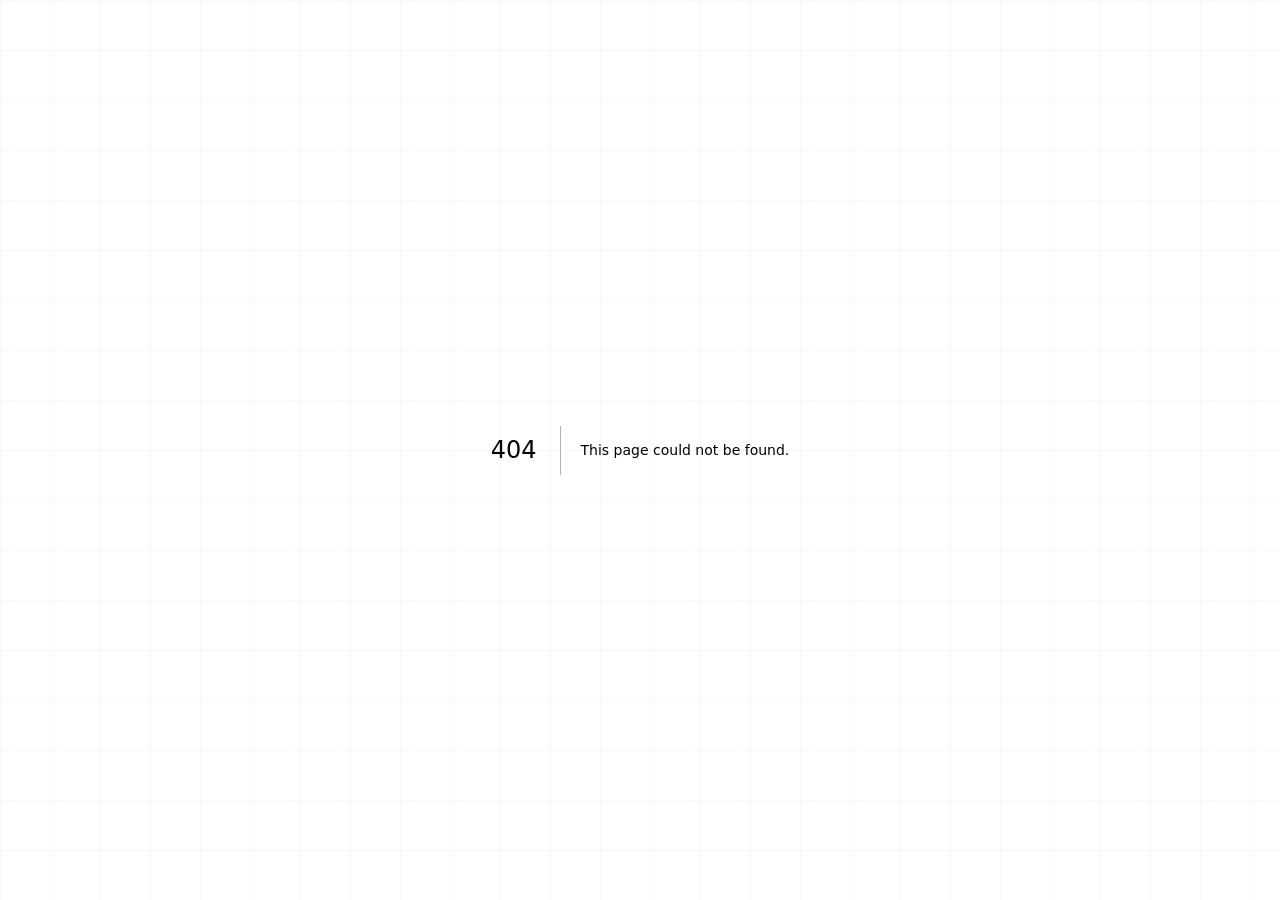
<file: 404/index.html>
<!DOCTYPE html><!--pOoqG5GSn96OeRFfWxT1Z--><html lang="en"><head><meta charSet="utf-8"/><meta name="viewport" content="width=device-width, initial-scale=1"/><link rel="stylesheet" href="/_next/static/css/3e4b56beed05bfab.css" data-precedence="next"/><link rel="preload" as="script" fetchPriority="low" href="/_next/static/chunks/webpack-3de6f890412c68e5.js"/><script src="/_next/static/chunks/4bd1b696-c023c6e3521b1417.js" async=""></script><script src="/_next/static/chunks/255-a7ba4d37dca2f1fa.js" async=""></script><script src="/_next/static/chunks/main-app-440965ac6ca358be.js" async=""></script><script src="/_next/static/chunks/app/layout-5e3ee2a00d869ad4.js" async=""></script><meta name="robots" content="noindex"/><title>404: This page could not be found.</title><title>Claudio Nicolas Buzzi - Software Architect &amp; Full Stack Lead</title><meta name="description" content="Professional resume of Claudio Nicolas Buzzi - Software Architect &amp; Full Stack Lead specializing in .NET, C++, React, cloud and AI"/><script src="/_next/static/chunks/polyfills-42372ed130431b0a.js" noModule=""></script></head><body class="__className_d8ebd1"><div hidden=""><!--$--><!--/$--></div><div style="font-family:system-ui,&quot;Segoe UI&quot;,Roboto,Helvetica,Arial,sans-serif,&quot;Apple Color Emoji&quot;,&quot;Segoe UI Emoji&quot;;height:100vh;text-align:center;display:flex;flex-direction:column;align-items:center;justify-content:center"><div><style>body{color:#000;background:#fff;margin:0}.next-error-h1{border-right:1px solid rgba(0,0,0,.3)}@media (prefers-color-scheme:dark){body{color:#fff;background:#000}.next-error-h1{border-right:1px solid rgba(255,255,255,.3)}}</style><h1 class="next-error-h1" style="display:inline-block;margin:0 20px 0 0;padding:0 23px 0 0;font-size:24px;font-weight:500;vertical-align:top;line-height:49px">404</h1><div style="display:inline-block"><h2 style="font-size:14px;font-weight:400;line-height:49px;margin:0">This page could not be found.</h2></div></div></div><!--$--><!--/$--><script src="/_next/static/chunks/webpack-3de6f890412c68e5.js" id="_R_" async=""></script><script>(self.__next_f=self.__next_f||[]).push([0])</script><script>self.__next_f.push([1,"1:\"$Sreact.fragment\"\n2:I[1754,[\"177\",\"static/chunks/app/layout-5e3ee2a00d869ad4.js\"],\"ThemeProvider\"]\n3:I[4889,[\"177\",\"static/chunks/app/layout-5e3ee2a00d869ad4.js\"],\"LanguageProvider\"]\n4:I[9766,[],\"\"]\n5:I[8924,[],\"\"]\n6:I[4431,[],\"OutletBoundary\"]\n8:I[5278,[],\"AsyncMetadataOutlet\"]\na:I[4431,[],\"ViewportBoundary\"]\nc:I[4431,[],\"MetadataBoundary\"]\nd:\"$Sreact.suspense\"\nf:I[7150,[],\"\"]\n:HL[\"/_next/static/css/3e4b56beed05bfab.css\",\"style\"]\n"])</script><script>self.__next_f.push([1,"0:{\"P\":null,\"b\":\"pOoqG5GSn96OeRFfWxT1Z\",\"p\":\"\",\"c\":[\"\",\"_not-found\",\"\"],\"i\":false,\"f\":[[[\"\",{\"children\":[\"/_not-found\",{\"children\":[\"__PAGE__\",{}]}]},\"$undefined\",\"$undefined\",true],[\"\",[\"$\",\"$1\",\"c\",{\"children\":[[[\"$\",\"link\",\"0\",{\"rel\":\"stylesheet\",\"href\":\"/_next/static/css/3e4b56beed05bfab.css\",\"precedence\":\"next\",\"crossOrigin\":\"$undefined\",\"nonce\":\"$undefined\"}]],[\"$\",\"html\",null,{\"lang\":\"en\",\"suppressHydrationWarning\":true,\"children\":[\"$\",\"body\",null,{\"className\":\"__className_d8ebd1\",\"children\":[\"$\",\"$L2\",null,{\"children\":[\"$\",\"$L3\",null,{\"children\":[\"$\",\"$L4\",null,{\"parallelRouterKey\":\"children\",\"error\":\"$undefined\",\"errorStyles\":\"$undefined\",\"errorScripts\":\"$undefined\",\"template\":[\"$\",\"$L5\",null,{}],\"templateStyles\":\"$undefined\",\"templateScripts\":\"$undefined\",\"notFound\":\"$undefined\",\"forbidden\":\"$undefined\",\"unauthorized\":\"$undefined\"}]}]}]}]}]]}],{\"children\":[\"/_not-found\",[\"$\",\"$1\",\"c\",{\"children\":[null,[\"$\",\"$L4\",null,{\"parallelRouterKey\":\"children\",\"error\":\"$undefined\",\"errorStyles\":\"$undefined\",\"errorScripts\":\"$undefined\",\"template\":[\"$\",\"$L5\",null,{}],\"templateStyles\":\"$undefined\",\"templateScripts\":\"$undefined\",\"notFound\":\"$undefined\",\"forbidden\":\"$undefined\",\"unauthorized\":\"$undefined\"}]]}],{\"children\":[\"__PAGE__\",[\"$\",\"$1\",\"c\",{\"children\":[[[\"$\",\"title\",null,{\"children\":\"404: This page could not be found.\"}],[\"$\",\"div\",null,{\"style\":{\"fontFamily\":\"system-ui,\\\"Segoe UI\\\",Roboto,Helvetica,Arial,sans-serif,\\\"Apple Color Emoji\\\",\\\"Segoe UI Emoji\\\"\",\"height\":\"100vh\",\"textAlign\":\"center\",\"display\":\"flex\",\"flexDirection\":\"column\",\"alignItems\":\"center\",\"justifyContent\":\"center\"},\"children\":[\"$\",\"div\",null,{\"children\":[[\"$\",\"style\",null,{\"dangerouslySetInnerHTML\":{\"__html\":\"body{color:#000;background:#fff;margin:0}.next-error-h1{border-right:1px solid rgba(0,0,0,.3)}@media (prefers-color-scheme:dark){body{color:#fff;background:#000}.next-error-h1{border-right:1px solid rgba(255,255,255,.3)}}\"}}],[\"$\",\"h1\",null,{\"className\":\"next-error-h1\",\"style\":{\"display\":\"inline-block\",\"margin\":\"0 20px 0 0\",\"padding\":\"0 23px 0 0\",\"fontSize\":24,\"fontWeight\":500,\"verticalAlign\":\"top\",\"lineHeight\":\"49px\"},\"children\":404}],[\"$\",\"div\",null,{\"style\":{\"display\":\"inline-block\"},\"children\":[\"$\",\"h2\",null,{\"style\":{\"fontSize\":14,\"fontWeight\":400,\"lineHeight\":\"49px\",\"margin\":0},\"children\":\"This page could not be found.\"}]}]]}]}]],null,[\"$\",\"$L6\",null,{\"children\":[\"$L7\",[\"$\",\"$L8\",null,{\"promise\":\"$@9\"}]]}]]}],{},null,false]},null,false]},null,false],[\"$\",\"$1\",\"h\",{\"children\":[[\"$\",\"meta\",null,{\"name\":\"robots\",\"content\":\"noindex\"}],[[\"$\",\"$La\",null,{\"children\":\"$Lb\"}],null],[\"$\",\"$Lc\",null,{\"children\":[\"$\",\"div\",null,{\"hidden\":true,\"children\":[\"$\",\"$d\",null,{\"fallback\":null,\"children\":\"$Le\"}]}]}]]}],false]],\"m\":\"$undefined\",\"G\":[\"$f\",[]],\"s\":false,\"S\":true}\n"])</script><script>self.__next_f.push([1,"b:[[\"$\",\"meta\",\"0\",{\"charSet\":\"utf-8\"}],[\"$\",\"meta\",\"1\",{\"name\":\"viewport\",\"content\":\"width=device-width, initial-scale=1\"}]]\n7:null\n"])</script><script>self.__next_f.push([1,"9:{\"metadata\":[[\"$\",\"title\",\"0\",{\"children\":\"Claudio Nicolas Buzzi - Software Architect \u0026 Full Stack Lead\"}],[\"$\",\"meta\",\"1\",{\"name\":\"description\",\"content\":\"Professional resume of Claudio Nicolas Buzzi - Software Architect \u0026 Full Stack Lead specializing in .NET, C++, React, cloud and AI\"}]],\"error\":null,\"digest\":\"$undefined\"}\n"])</script><script>self.__next_f.push([1,"e:\"$9:metadata\"\n"])</script></body></html>
</file>
<file: _next/static/css/3e4b56beed05bfab.css>
@font-face{font-family:Inter;font-style:normal;font-weight:100 900;font-display:swap;src:url(/_next/static/media/ba9851c3c22cd980-s.woff2) format("woff2");unicode-range:u+0460-052f,u+1c80-1c8a,u+20b4,u+2de0-2dff,u+a640-a69f,u+fe2e-fe2f}@font-face{font-family:Inter;font-style:normal;font-weight:100 900;font-display:swap;src:url(/_next/static/media/21350d82a1f187e9-s.woff2) format("woff2");unicode-range:u+0301,u+0400-045f,u+0490-0491,u+04b0-04b1,u+2116}@font-face{font-family:Inter;font-style:normal;font-weight:100 900;font-display:swap;src:url(/_next/static/media/c5fe6dc8356a8c31-s.woff2) format("woff2");unicode-range:u+1f??}@font-face{font-family:Inter;font-style:normal;font-weight:100 900;font-display:swap;src:url(/_next/static/media/19cfc7226ec3afaa-s.woff2) format("woff2");unicode-range:u+0370-0377,u+037a-037f,u+0384-038a,u+038c,u+038e-03a1,u+03a3-03ff}@font-face{font-family:Inter;font-style:normal;font-weight:100 900;font-display:swap;src:url(/_next/static/media/df0a9ae256c0569c-s.woff2) format("woff2");unicode-range:u+0102-0103,u+0110-0111,u+0128-0129,u+0168-0169,u+01a0-01a1,u+01af-01b0,u+0300-0301,u+0303-0304,u+0308-0309,u+0323,u+0329,u+1ea0-1ef9,u+20ab}@font-face{font-family:Inter;font-style:normal;font-weight:100 900;font-display:swap;src:url(/_next/static/media/8e9860b6e62d6359-s.woff2) format("woff2");unicode-range:u+0100-02ba,u+02bd-02c5,u+02c7-02cc,u+02ce-02d7,u+02dd-02ff,u+0304,u+0308,u+0329,u+1d00-1dbf,u+1e00-1e9f,u+1ef2-1eff,u+2020,u+20a0-20ab,u+20ad-20c4,u+2113,u+2c60-2c7f,u+a720-a7ff}@font-face{font-family:Inter;font-style:normal;font-weight:100 900;font-display:swap;src:url(/_next/static/media/e4af272ccee01ff0-s.p.woff2) format("woff2");unicode-range:u+00??,u+0131,u+0152-0153,u+02bb-02bc,u+02c6,u+02da,u+02dc,u+0304,u+0308,u+0329,u+2000-206f,u+20ac,u+2122,u+2191,u+2193,u+2212,u+2215,u+feff,u+fffd}@font-face{font-family:Inter Fallback;src:local("Arial");ascent-override:90.44%;descent-override:22.52%;line-gap-override:0.00%;size-adjust:107.12%}.__className_d8ebd1{font-family:Inter,Inter Fallback;font-style:normal}*,:after,:before{--tw-border-spacing-x:0;--tw-border-spacing-y:0;--tw-translate-x:0;--tw-translate-y:0;--tw-rotate:0;--tw-skew-x:0;--tw-skew-y:0;--tw-scale-x:1;--tw-scale-y:1;--tw-pan-x: ;--tw-pan-y: ;--tw-pinch-zoom: ;--tw-scroll-snap-strictness:proximity;--tw-gradient-from-position: ;--tw-gradient-via-position: ;--tw-gradient-to-position: ;--tw-ordinal: ;--tw-slashed-zero: ;--tw-numeric-figure: ;--tw-numeric-spacing: ;--tw-numeric-fraction: ;--tw-ring-inset: ;--tw-ring-offset-width:0px;--tw-ring-offset-color:#fff;--tw-ring-color:rgb(59 130 246/0.5);--tw-ring-offset-shadow:0 0 #0000;--tw-ring-shadow:0 0 #0000;--tw-shadow:0 0 #0000;--tw-shadow-colored:0 0 #0000;--tw-blur: ;--tw-brightness: ;--tw-contrast: ;--tw-grayscale: ;--tw-hue-rotate: ;--tw-invert: ;--tw-saturate: ;--tw-sepia: ;--tw-drop-shadow: ;--tw-backdrop-blur: ;--tw-backdrop-brightness: ;--tw-backdrop-contrast: ;--tw-backdrop-grayscale: ;--tw-backdrop-hue-rotate: ;--tw-backdrop-invert: ;--tw-backdrop-opacity: ;--tw-backdrop-saturate: ;--tw-backdrop-sepia: ;--tw-contain-size: ;--tw-contain-layout: ;--tw-contain-paint: ;--tw-contain-style: }::backdrop{--tw-border-spacing-x:0;--tw-border-spacing-y:0;--tw-translate-x:0;--tw-translate-y:0;--tw-rotate:0;--tw-skew-x:0;--tw-skew-y:0;--tw-scale-x:1;--tw-scale-y:1;--tw-pan-x: ;--tw-pan-y: ;--tw-pinch-zoom: ;--tw-scroll-snap-strictness:proximity;--tw-gradient-from-position: ;--tw-gradient-via-position: ;--tw-gradient-to-position: ;--tw-ordinal: ;--tw-slashed-zero: ;--tw-numeric-figure: ;--tw-numeric-spacing: ;--tw-numeric-fraction: ;--tw-ring-inset: ;--tw-ring-offset-width:0px;--tw-ring-offset-color:#fff;--tw-ring-color:rgb(59 130 246/0.5);--tw-ring-offset-shadow:0 0 #0000;--tw-ring-shadow:0 0 #0000;--tw-shadow:0 0 #0000;--tw-shadow-colored:0 0 #0000;--tw-blur: ;--tw-brightness: ;--tw-contrast: ;--tw-grayscale: ;--tw-hue-rotate: ;--tw-invert: ;--tw-saturate: ;--tw-sepia: ;--tw-drop-shadow: ;--tw-backdrop-blur: ;--tw-backdrop-brightness: ;--tw-backdrop-contrast: ;--tw-backdrop-grayscale: ;--tw-backdrop-hue-rotate: ;--tw-backdrop-invert: ;--tw-backdrop-opacity: ;--tw-backdrop-saturate: ;--tw-backdrop-sepia: ;--tw-contain-size: ;--tw-contain-layout: ;--tw-contain-paint: ;--tw-contain-style: }/*
! tailwindcss v3.4.18 | MIT License | https://tailwindcss.com
*/*,:after,:before{box-sizing:border-box;border:0 solid #e5e7eb}:after,:before{--tw-content:""}:host,html{line-height:1.5;-webkit-text-size-adjust:100%;-moz-tab-size:4;-o-tab-size:4;tab-size:4;font-family:ui-sans-serif,system-ui,sans-serif,Apple Color Emoji,Segoe UI Emoji,Segoe UI Symbol,Noto Color Emoji;font-feature-settings:normal;font-variation-settings:normal;-webkit-tap-highlight-color:transparent}body{margin:0;line-height:inherit}hr{height:0;color:inherit;border-top-width:1px}abbr:where([title]){-webkit-text-decoration:underline dotted;text-decoration:underline dotted}h1,h2,h3,h4,h5,h6{font-size:inherit;font-weight:inherit}a{color:inherit;text-decoration:inherit}b,strong{font-weight:bolder}code,kbd,pre,samp{font-family:ui-monospace,SFMono-Regular,Menlo,Monaco,Consolas,Liberation Mono,Courier New,monospace;font-feature-settings:normal;font-variation-settings:normal;font-size:1em}small{font-size:80%}sub,sup{font-size:75%;line-height:0;position:relative;vertical-align:baseline}sub{bottom:-.25em}sup{top:-.5em}table{text-indent:0;border-color:inherit;border-collapse:collapse}button,input,optgroup,select,textarea{font-family:inherit;font-feature-settings:inherit;font-variation-settings:inherit;font-size:100%;font-weight:inherit;line-height:inherit;letter-spacing:inherit;color:inherit;margin:0;padding:0}button,select{text-transform:none}button,input:where([type=button]),input:where([type=reset]),input:where([type=submit]){-webkit-appearance:button;background-color:transparent;background-image:none}:-moz-focusring{outline:auto}:-moz-ui-invalid{box-shadow:none}progress{vertical-align:baseline}::-webkit-inner-spin-button,::-webkit-outer-spin-button{height:auto}[type=search]{-webkit-appearance:textfield;outline-offset:-2px}::-webkit-search-decoration{-webkit-appearance:none}::-webkit-file-upload-button{-webkit-appearance:button;font:inherit}summary{display:list-item}blockquote,dd,dl,figure,h1,h2,h3,h4,h5,h6,hr,p,pre{margin:0}fieldset{margin:0}fieldset,legend{padding:0}menu,ol,ul{list-style:none;margin:0;padding:0}dialog{padding:0}textarea{resize:vertical}input::-moz-placeholder,textarea::-moz-placeholder{opacity:1;color:#9ca3af}input::placeholder,textarea::placeholder{opacity:1;color:#9ca3af}[role=button],button{cursor:pointer}:disabled{cursor:default}audio,canvas,embed,iframe,img,object,svg,video{display:block;vertical-align:middle}img,video{max-width:100%;height:auto}[hidden]:where(:not([hidden=until-found])){display:none}.container{width:100%}@media (min-width:640px){.container{max-width:640px}}@media (min-width:768px){.container{max-width:768px}}@media (min-width:1024px){.container{max-width:1024px}}@media (min-width:1280px){.container{max-width:1280px}}@media (min-width:1536px){.container{max-width:1536px}}.pointer-events-none{pointer-events:none}.visible{visibility:visible}.static{position:static}.fixed{position:fixed}.absolute{position:absolute}.relative{position:relative}.-inset-1{inset:-.25rem}.-inset-2{inset:-.5rem}.-inset-4{inset:-1rem}.inset-0{inset:0}.-bottom-1\/2{bottom:-50%}.-bottom-2{bottom:-.5rem}.-bottom-20{bottom:-5rem}.-bottom-3{bottom:-.75rem}.-bottom-8{bottom:-2rem}.-left-1\/2{left:-50%}.-left-2{left:-.5rem}.-left-20{left:-5rem}.-left-4{left:-1rem}.-left-\[7px\]{left:-7px}.-left-\[9px\]{left:-9px}.-right-1{right:-.25rem}.-right-1\/2{right:-50%}.-right-2{right:-.5rem}.-right-20{right:-5rem}.-right-4{right:-1rem}.-top-1{top:-.25rem}.-top-1\/2{top:-50%}.-top-2{top:-.5rem}.-top-20{top:-5rem}.-top-6{top:-1.5rem}.bottom-0{bottom:0}.bottom-2{bottom:.5rem}.bottom-20{bottom:5rem}.bottom-6{bottom:1.5rem}.left-0{left:0}.left-1\/2{left:50%}.left-1\/4{left:25%}.left-10{left:2.5rem}.left-2{left:.5rem}.left-3{left:.75rem}.right-0{right:0}.right-1\/3{right:33.333333%}.right-1\/4{right:25%}.right-10{right:2.5rem}.right-2{right:.5rem}.right-24{right:6rem}.right-6{right:1.5rem}.right-8{right:2rem}.top-0{top:0}.top-1{top:.25rem}.top-1\/2{top:50%}.top-1\/4{top:25%}.top-2{top:.5rem}.top-2\/3{top:66.666667%}.top-20{top:5rem}.top-3{top:.75rem}.top-6{top:1.5rem}.top-8{top:2rem}.z-0{z-index:0}.z-10{z-index:10}.z-20{z-index:20}.z-40{z-index:40}.z-50{z-index:50}.mx-auto{margin-left:auto;margin-right:auto}.mb-1{margin-bottom:.25rem}.mb-2{margin-bottom:.5rem}.mb-3{margin-bottom:.75rem}.mb-4{margin-bottom:1rem}.mb-5{margin-bottom:1.25rem}.mb-6{margin-bottom:1.5rem}.mb-8{margin-bottom:2rem}.ml-auto{margin-left:auto}.mr-2{margin-right:.5rem}.mr-3{margin-right:.75rem}.mt-1{margin-top:.25rem}.mt-2{margin-top:.5rem}.mt-4{margin-top:1rem}.mt-6{margin-top:1.5rem}.inline-block{display:inline-block}.flex{display:flex}.inline-flex{display:inline-flex}.grid{display:grid}.hidden{display:none}.h-0\.5{height:.125rem}.h-1{height:.25rem}.h-10{height:2.5rem}.h-2{height:.5rem}.h-20{height:5rem}.h-3{height:.75rem}.h-32{height:8rem}.h-4{height:1rem}.h-40{height:10rem}.h-5{height:1.25rem}.h-60{height:15rem}.h-64{height:16rem}.h-72{height:18rem}.h-8{height:2rem}.h-96{height:24rem}.h-\[500px\]{height:500px}.h-full{height:100%}.h-px{height:1px}.min-h-screen{min-height:100vh}.w-0\.5{width:.125rem}.w-1{width:.25rem}.w-1\.5{width:.375rem}.w-12{width:3rem}.w-16{width:4rem}.w-2{width:.5rem}.w-20{width:5rem}.w-3{width:.75rem}.w-32{width:8rem}.w-4{width:1rem}.w-40{width:10rem}.w-48{width:12rem}.w-5{width:1.25rem}.w-60{width:15rem}.w-64{width:16rem}.w-72{width:18rem}.w-8{width:2rem}.w-96{width:24rem}.w-\[500px\]{width:500px}.w-full{width:100%}.min-w-24{min-width:6rem}.max-w-4xl{max-width:56rem}.max-w-5xl{max-width:64rem}.flex-1{flex:1 1 0%}.flex-shrink-0{flex-shrink:0}.-translate-x-1\/2{--tw-translate-x:-50%}.-translate-x-1\/2,.-translate-y-1\/2{transform:translate(var(--tw-translate-x),var(--tw-translate-y)) rotate(var(--tw-rotate)) skewX(var(--tw-skew-x)) skewY(var(--tw-skew-y)) scaleX(var(--tw-scale-x)) scaleY(var(--tw-scale-y))}.-translate-y-1\/2{--tw-translate-y:-50%}.rotate-180{--tw-rotate:180deg}.-skew-x-12,.rotate-180{transform:translate(var(--tw-translate-x),var(--tw-translate-y)) rotate(var(--tw-rotate)) skewX(var(--tw-skew-x)) skewY(var(--tw-skew-y)) scaleX(var(--tw-scale-x)) scaleY(var(--tw-scale-y))}.-skew-x-12{--tw-skew-x:-12deg}.transform{transform:translate(var(--tw-translate-x),var(--tw-translate-y)) rotate(var(--tw-rotate)) skewX(var(--tw-skew-x)) skewY(var(--tw-skew-y)) scaleX(var(--tw-scale-x)) scaleY(var(--tw-scale-y))}.animate-\[matrix-fall_4s_linear_infinite\]{animation:matrix-fall 4s linear infinite}@keyframes ping{75%,to{transform:scale(2);opacity:0}}.animate-ping{animation:ping 1s cubic-bezier(0,0,.2,1) infinite}@keyframes pulse{50%{opacity:.5}}.animate-pulse{animation:pulse 2s cubic-bezier(.4,0,.6,1) infinite}.resize{resize:both}.grid-cols-1{grid-template-columns:repeat(1,minmax(0,1fr))}.flex-col{flex-direction:column}.flex-wrap{flex-wrap:wrap}.items-start{align-items:flex-start}.items-center{align-items:center}.justify-center{justify-content:center}.justify-between{justify-content:space-between}.gap-1{gap:.25rem}.gap-1\.5{gap:.375rem}.gap-2{gap:.5rem}.gap-3{gap:.75rem}.gap-4{gap:1rem}.gap-6{gap:1.5rem}.gap-8{gap:2rem}.space-y-12>:not([hidden])~:not([hidden]){--tw-space-y-reverse:0;margin-top:calc(3rem * calc(1 - var(--tw-space-y-reverse)));margin-bottom:calc(3rem * var(--tw-space-y-reverse))}.space-y-2>:not([hidden])~:not([hidden]){--tw-space-y-reverse:0;margin-top:calc(.5rem * calc(1 - var(--tw-space-y-reverse)));margin-bottom:calc(.5rem * var(--tw-space-y-reverse))}.space-y-3>:not([hidden])~:not([hidden]){--tw-space-y-reverse:0;margin-top:calc(.75rem * calc(1 - var(--tw-space-y-reverse)));margin-bottom:calc(.75rem * var(--tw-space-y-reverse))}.space-y-4>:not([hidden])~:not([hidden]){--tw-space-y-reverse:0;margin-top:calc(1rem * calc(1 - var(--tw-space-y-reverse)));margin-bottom:calc(1rem * var(--tw-space-y-reverse))}.space-y-6>:not([hidden])~:not([hidden]){--tw-space-y-reverse:0;margin-top:calc(1.5rem * calc(1 - var(--tw-space-y-reverse)));margin-bottom:calc(1.5rem * var(--tw-space-y-reverse))}.overflow-hidden{overflow:hidden}.whitespace-nowrap{white-space:nowrap}.whitespace-pre-line{white-space:pre-line}.rounded{border-radius:.25rem}.rounded-full{border-radius:9999px}.rounded-lg{border-radius:.5rem}.rounded-xl{border-radius:.75rem}.rounded-l-xl{border-top-left-radius:.75rem;border-bottom-left-radius:.75rem}.rounded-bl-full{border-bottom-left-radius:9999px}.rounded-bl-lg{border-bottom-left-radius:.5rem}.rounded-tr-lg{border-top-right-radius:.5rem}.border{border-width:1px}.border-2{border-width:2px}.border-4{border-width:4px}.border-b-2{border-bottom-width:2px}.border-l-2{border-left-width:2px}.border-l-4{border-left-width:4px}.border-r-2{border-right-width:2px}.border-t-2{border-top-width:2px}.border-blue-400{--tw-border-opacity:1;border-color:rgb(96 165 250/var(--tw-border-opacity,1))}.border-blue-400\/30{border-color:rgb(96 165 250/.3)}.border-blue-400\/50{border-color:rgb(96 165 250/.5)}.border-blue-500\/40{border-color:rgb(59 130 246/.4)}.border-blue-600{--tw-border-opacity:1;border-color:rgb(37 99 235/var(--tw-border-opacity,1))}.border-cyan-400\/50{border-color:rgb(34 211 238/.5)}.border-emerald-400{--tw-border-opacity:1;border-color:rgb(52 211 153/var(--tw-border-opacity,1))}.border-emerald-400\/20{border-color:rgb(52 211 153/.2)}.border-emerald-400\/30{border-color:rgb(52 211 153/.3)}.border-emerald-400\/50{border-color:rgb(52 211 153/.5)}.border-emerald-500\/30{border-color:rgb(16 185 129/.3)}.border-emerald-500\/40{border-color:rgb(16 185 129/.4)}.border-emerald-500\/50{border-color:rgb(16 185 129/.5)}.border-gray-200{--tw-border-opacity:1;border-color:rgb(229 231 235/var(--tw-border-opacity,1))}.border-gray-300{--tw-border-opacity:1;border-color:rgb(209 213 219/var(--tw-border-opacity,1))}.border-gray-400{--tw-border-opacity:1;border-color:rgb(156 163 175/var(--tw-border-opacity,1))}.border-indigo-500\/40{border-color:rgb(99 102 241/.4)}.border-purple-500\/40{border-color:rgb(168 85 247/.4)}.border-red-500\/40{border-color:rgb(239 68 68/.4)}.border-slate-700{--tw-border-opacity:1;border-color:rgb(51 65 85/var(--tw-border-opacity,1))}.border-slate-700\/50{border-color:rgb(51 65 85/.5)}.border-transparent{border-color:transparent}.border-violet-500\/40{border-color:rgb(139 92 246/.4)}.bg-blue-400{--tw-bg-opacity:1;background-color:rgb(96 165 250/var(--tw-bg-opacity,1))}.bg-blue-500\/15{background-color:rgb(59 130 246/.15)}.bg-blue-500\/20{background-color:rgb(59 130 246/.2)}.bg-blue-600{--tw-bg-opacity:1;background-color:rgb(37 99 235/var(--tw-bg-opacity,1))}.bg-current{background-color:currentColor}.bg-cyan-400{--tw-bg-opacity:1;background-color:rgb(34 211 238/var(--tw-bg-opacity,1))}.bg-cyan-400\/30{background-color:rgb(34 211 238/.3)}.bg-cyan-500\/10{background-color:rgb(6 182 212/.1)}.bg-emerald-400{--tw-bg-opacity:1;background-color:rgb(52 211 153/var(--tw-bg-opacity,1))}.bg-emerald-400\/30{background-color:rgb(52 211 153/.3)}.bg-emerald-500{--tw-bg-opacity:1;background-color:rgb(16 185 129/var(--tw-bg-opacity,1))}.bg-emerald-500\/15{background-color:rgb(16 185 129/.15)}.bg-emerald-500\/20{background-color:rgb(16 185 129/.2)}.bg-gray-50{--tw-bg-opacity:1;background-color:rgb(249 250 251/var(--tw-bg-opacity,1))}.bg-indigo-500\/20{background-color:rgb(99 102 241/.2)}.bg-purple-400{--tw-bg-opacity:1;background-color:rgb(192 132 252/var(--tw-bg-opacity,1))}.bg-purple-500\/10{background-color:rgb(168 85 247/.1)}.bg-red-400{--tw-bg-opacity:1;background-color:rgb(248 113 113/var(--tw-bg-opacity,1))}.bg-red-500{--tw-bg-opacity:1;background-color:rgb(239 68 68/var(--tw-bg-opacity,1))}.bg-red-500\/20{background-color:rgb(239 68 68/.2)}.bg-slate-900\/60{background-color:rgb(15 23 42/.6)}.bg-slate-950\/60{background-color:rgb(2 6 23/.6)}.bg-violet-500\/20{background-color:rgb(139 92 246/.2)}.bg-white{--tw-bg-opacity:1;background-color:rgb(255 255 255/var(--tw-bg-opacity,1))}.bg-white\/10{background-color:rgb(255 255 255/.1)}.bg-gradient-to-b{background-image:linear-gradient(to bottom,var(--tw-gradient-stops))}.bg-gradient-to-br{background-image:linear-gradient(to bottom right,var(--tw-gradient-stops))}.bg-gradient-to-r{background-image:linear-gradient(to right,var(--tw-gradient-stops))}.from-blue-400{--tw-gradient-from:#60a5fa var(--tw-gradient-from-position);--tw-gradient-to:rgb(96 165 250/0) var(--tw-gradient-to-position);--tw-gradient-stops:var(--tw-gradient-from),var(--tw-gradient-to)}.from-blue-400\/50{--tw-gradient-from:rgb(96 165 250/0.5) var(--tw-gradient-from-position);--tw-gradient-to:rgb(96 165 250/0) var(--tw-gradient-to-position);--tw-gradient-stops:var(--tw-gradient-from),var(--tw-gradient-to)}.from-blue-500\/20{--tw-gradient-from:rgb(59 130 246/0.2) var(--tw-gradient-from-position);--tw-gradient-to:rgb(59 130 246/0) var(--tw-gradient-to-position);--tw-gradient-stops:var(--tw-gradient-from),var(--tw-gradient-to)}.from-emerald-400{--tw-gradient-from:#34d399 var(--tw-gradient-from-position);--tw-gradient-to:rgb(52 211 153/0) var(--tw-gradient-to-position);--tw-gradient-stops:var(--tw-gradient-from),var(--tw-gradient-to)}.from-emerald-400\/30{--tw-gradient-from:rgb(52 211 153/0.3) var(--tw-gradient-from-position);--tw-gradient-to:rgb(52 211 153/0) var(--tw-gradient-to-position);--tw-gradient-stops:var(--tw-gradient-from),var(--tw-gradient-to)}.from-emerald-400\/50{--tw-gradient-from:rgb(52 211 153/0.5) var(--tw-gradient-from-position);--tw-gradient-to:rgb(52 211 153/0) var(--tw-gradient-to-position);--tw-gradient-stops:var(--tw-gradient-from),var(--tw-gradient-to)}.from-emerald-500\/10{--tw-gradient-from:rgb(16 185 129/0.1) var(--tw-gradient-from-position);--tw-gradient-to:rgb(16 185 129/0) var(--tw-gradient-to-position);--tw-gradient-stops:var(--tw-gradient-from),var(--tw-gradient-to)}.from-emerald-500\/20{--tw-gradient-from:rgb(16 185 129/0.2) var(--tw-gradient-from-position);--tw-gradient-to:rgb(16 185 129/0) var(--tw-gradient-to-position);--tw-gradient-stops:var(--tw-gradient-from),var(--tw-gradient-to)}.from-emerald-500\/50{--tw-gradient-from:rgb(16 185 129/0.5) var(--tw-gradient-from-position);--tw-gradient-to:rgb(16 185 129/0) var(--tw-gradient-to-position);--tw-gradient-stops:var(--tw-gradient-from),var(--tw-gradient-to)}.from-emerald-600{--tw-gradient-from:#059669 var(--tw-gradient-from-position);--tw-gradient-to:rgb(5 150 105/0) var(--tw-gradient-to-position);--tw-gradient-stops:var(--tw-gradient-from),var(--tw-gradient-to)}.from-indigo-400{--tw-gradient-from:#818cf8 var(--tw-gradient-from-position);--tw-gradient-to:rgb(129 140 248/0) var(--tw-gradient-to-position);--tw-gradient-stops:var(--tw-gradient-from),var(--tw-gradient-to)}.from-purple-400\/50{--tw-gradient-from:rgb(192 132 252/0.5) var(--tw-gradient-from-position);--tw-gradient-to:rgb(192 132 252/0) var(--tw-gradient-to-position);--tw-gradient-stops:var(--tw-gradient-from),var(--tw-gradient-to)}.from-purple-500\/20{--tw-gradient-from:rgb(168 85 247/0.2) var(--tw-gradient-from-position);--tw-gradient-to:rgb(168 85 247/0) var(--tw-gradient-to-position);--tw-gradient-stops:var(--tw-gradient-from),var(--tw-gradient-to)}.from-slate-800\/30{--tw-gradient-from:rgb(30 41 59/0.3) var(--tw-gradient-from-position);--tw-gradient-to:rgb(30 41 59/0) var(--tw-gradient-to-position);--tw-gradient-stops:var(--tw-gradient-from),var(--tw-gradient-to)}.from-slate-800\/40{--tw-gradient-from:rgb(30 41 59/0.4) var(--tw-gradient-from-position);--tw-gradient-to:rgb(30 41 59/0) var(--tw-gradient-to-position);--tw-gradient-stops:var(--tw-gradient-from),var(--tw-gradient-to)}.from-slate-800\/90{--tw-gradient-from:rgb(30 41 59/0.9) var(--tw-gradient-from-position);--tw-gradient-to:rgb(30 41 59/0) var(--tw-gradient-to-position);--tw-gradient-stops:var(--tw-gradient-from),var(--tw-gradient-to)}.from-slate-800\/95{--tw-gradient-from:rgb(30 41 59/0.95) var(--tw-gradient-from-position);--tw-gradient-to:rgb(30 41 59/0) var(--tw-gradient-to-position);--tw-gradient-stops:var(--tw-gradient-from),var(--tw-gradient-to)}.from-slate-900\/40{--tw-gradient-from:rgb(15 23 42/0.4) var(--tw-gradient-from-position);--tw-gradient-to:rgb(15 23 42/0) var(--tw-gradient-to-position);--tw-gradient-stops:var(--tw-gradient-from),var(--tw-gradient-to)}.from-slate-950{--tw-gradient-from:#020617 var(--tw-gradient-from-position);--tw-gradient-to:rgb(2 6 23/0) var(--tw-gradient-to-position);--tw-gradient-stops:var(--tw-gradient-from),var(--tw-gradient-to)}.from-transparent{--tw-gradient-from:transparent var(--tw-gradient-from-position);--tw-gradient-to:rgb(0 0 0/0) var(--tw-gradient-to-position);--tw-gradient-stops:var(--tw-gradient-from),var(--tw-gradient-to)}.from-violet-400{--tw-gradient-from:#a78bfa var(--tw-gradient-from-position);--tw-gradient-to:rgb(167 139 250/0) var(--tw-gradient-to-position);--tw-gradient-stops:var(--tw-gradient-from),var(--tw-gradient-to)}.via-blue-400{--tw-gradient-to:rgb(96 165 250/0) var(--tw-gradient-to-position);--tw-gradient-stops:var(--tw-gradient-from),#60a5fa var(--tw-gradient-via-position),var(--tw-gradient-to)}.via-blue-400\/20{--tw-gradient-to:rgb(96 165 250/0) var(--tw-gradient-to-position);--tw-gradient-stops:var(--tw-gradient-from),rgb(96 165 250/0.2) var(--tw-gradient-via-position),var(--tw-gradient-to)}.via-blue-400\/30{--tw-gradient-to:rgb(96 165 250/0) var(--tw-gradient-to-position);--tw-gradient-stops:var(--tw-gradient-from),rgb(96 165 250/0.3) var(--tw-gradient-via-position),var(--tw-gradient-to)}.via-blue-500{--tw-gradient-to:rgb(59 130 246/0) var(--tw-gradient-to-position);--tw-gradient-stops:var(--tw-gradient-from),#3b82f6 var(--tw-gradient-via-position),var(--tw-gradient-to)}.via-cyan-400{--tw-gradient-to:rgb(34 211 238/0) var(--tw-gradient-to-position);--tw-gradient-stops:var(--tw-gradient-from),#22d3ee var(--tw-gradient-via-position),var(--tw-gradient-to)}.via-cyan-500\/50{--tw-gradient-to:rgb(6 182 212/0) var(--tw-gradient-to-position);--tw-gradient-stops:var(--tw-gradient-from),rgb(6 182 212/0.5) var(--tw-gradient-via-position),var(--tw-gradient-to)}.via-emerald-400{--tw-gradient-to:rgb(52 211 153/0) var(--tw-gradient-to-position);--tw-gradient-stops:var(--tw-gradient-from),#34d399 var(--tw-gradient-via-position),var(--tw-gradient-to)}.via-emerald-400\/20{--tw-gradient-to:rgb(52 211 153/0) var(--tw-gradient-to-position);--tw-gradient-stops:var(--tw-gradient-from),rgb(52 211 153/0.2) var(--tw-gradient-via-position),var(--tw-gradient-to)}.via-emerald-400\/30{--tw-gradient-to:rgb(52 211 153/0) var(--tw-gradient-to-position);--tw-gradient-stops:var(--tw-gradient-from),rgb(52 211 153/0.3) var(--tw-gradient-via-position),var(--tw-gradient-to)}.via-emerald-500{--tw-gradient-to:rgb(16 185 129/0) var(--tw-gradient-to-position);--tw-gradient-stops:var(--tw-gradient-from),#10b981 var(--tw-gradient-via-position),var(--tw-gradient-to)}.via-emerald-500\/5{--tw-gradient-to:rgb(16 185 129/0) var(--tw-gradient-to-position);--tw-gradient-stops:var(--tw-gradient-from),rgb(16 185 129/0.05) var(--tw-gradient-via-position),var(--tw-gradient-to)}.via-emerald-950{--tw-gradient-to:rgb(2 44 34/0) var(--tw-gradient-to-position);--tw-gradient-stops:var(--tw-gradient-from),#022c22 var(--tw-gradient-via-position),var(--tw-gradient-to)}.via-indigo-500{--tw-gradient-to:rgb(99 102 241/0) var(--tw-gradient-to-position);--tw-gradient-stops:var(--tw-gradient-from),#6366f1 var(--tw-gradient-via-position),var(--tw-gradient-to)}.via-purple-400\/20{--tw-gradient-to:rgb(192 132 252/0) var(--tw-gradient-to-position);--tw-gradient-stops:var(--tw-gradient-from),rgb(192 132 252/0.2) var(--tw-gradient-via-position),var(--tw-gradient-to)}.via-slate-800\/30{--tw-gradient-to:rgb(30 41 59/0) var(--tw-gradient-to-position);--tw-gradient-stops:var(--tw-gradient-from),rgb(30 41 59/0.3) var(--tw-gradient-via-position),var(--tw-gradient-to)}.via-transparent{--tw-gradient-to:rgb(0 0 0/0) var(--tw-gradient-to-position);--tw-gradient-stops:var(--tw-gradient-from),transparent var(--tw-gradient-via-position),var(--tw-gradient-to)}.via-violet-500{--tw-gradient-to:rgb(139 92 246/0) var(--tw-gradient-to-position);--tw-gradient-stops:var(--tw-gradient-from),#8b5cf6 var(--tw-gradient-via-position),var(--tw-gradient-to)}.via-white\/30{--tw-gradient-to:rgb(255 255 255/0) var(--tw-gradient-to-position);--tw-gradient-stops:var(--tw-gradient-from),rgb(255 255 255/0.3) var(--tw-gradient-via-position),var(--tw-gradient-to)}.to-blue-400\/30{--tw-gradient-to:rgb(96 165 250/0.3) var(--tw-gradient-to-position)}.to-blue-500{--tw-gradient-to:#3b82f6 var(--tw-gradient-to-position)}.to-blue-500\/50{--tw-gradient-to:rgb(59 130 246/0.5) var(--tw-gradient-to-position)}.to-blue-600{--tw-gradient-to:#2563eb var(--tw-gradient-to-position)}.to-blue-600\/20{--tw-gradient-to:rgb(37 99 235/0.2) var(--tw-gradient-to-position)}.to-emerald-400{--tw-gradient-to:#34d399 var(--tw-gradient-to-position)}.to-emerald-500{--tw-gradient-to:#10b981 var(--tw-gradient-to-position)}.to-emerald-600{--tw-gradient-to:#059669 var(--tw-gradient-to-position)}.to-emerald-600\/20{--tw-gradient-to:rgb(5 150 105/0.2) var(--tw-gradient-to-position)}.to-emerald-700{--tw-gradient-to:#047857 var(--tw-gradient-to-position)}.to-indigo-600{--tw-gradient-to:#4f46e5 var(--tw-gradient-to-position)}.to-purple-400{--tw-gradient-to:#c084fc var(--tw-gradient-to-position)}.to-purple-500\/10{--tw-gradient-to:rgb(168 85 247/0.1) var(--tw-gradient-to-position)}.to-purple-600\/20{--tw-gradient-to:rgb(147 51 234/0.2) var(--tw-gradient-to-position)}.to-slate-900\/30{--tw-gradient-to:rgb(15 23 42/0.3) var(--tw-gradient-to-position)}.to-slate-900\/50{--tw-gradient-to:rgb(15 23 42/0.5) var(--tw-gradient-to-position)}.to-slate-900\/60{--tw-gradient-to:rgb(15 23 42/0.6) var(--tw-gradient-to-position)}.to-slate-900\/90{--tw-gradient-to:rgb(15 23 42/0.9) var(--tw-gradient-to-position)}.to-slate-900\/95{--tw-gradient-to:rgb(15 23 42/0.95) var(--tw-gradient-to-position)}.to-slate-950{--tw-gradient-to:#020617 var(--tw-gradient-to-position)}.to-transparent{--tw-gradient-to:transparent var(--tw-gradient-to-position)}.to-violet-600{--tw-gradient-to:#7c3aed var(--tw-gradient-to-position)}.bg-clip-text{-webkit-background-clip:text;background-clip:text}.object-cover{-o-object-fit:cover;object-fit:cover}.p-12{padding:3rem}.p-3{padding:.75rem}.p-4{padding:1rem}.p-6{padding:1.5rem}.p-8{padding:2rem}.px-2{padding-left:.5rem;padding-right:.5rem}.px-3{padding-left:.75rem;padding-right:.75rem}.px-4{padding-left:1rem;padding-right:1rem}.px-5{padding-left:1.25rem;padding-right:1.25rem}.py-1{padding-top:.25rem;padding-bottom:.25rem}.py-1\.5{padding-top:.375rem;padding-bottom:.375rem}.py-12{padding-top:3rem;padding-bottom:3rem}.py-2{padding-top:.5rem;padding-bottom:.5rem}.py-3{padding-top:.75rem;padding-bottom:.75rem}.pl-2{padding-left:.5rem}.pl-6{padding-left:1.5rem}.pl-8{padding-left:2rem}.pt-12{padding-top:3rem}.text-center{text-align:center}.font-serif{font-family:ui-serif,Georgia,Cambria,Times New Roman,Times,serif}.text-2xl{font-size:1.5rem;line-height:2rem}.text-3xl{font-size:1.875rem;line-height:2.25rem}.text-4xl{font-size:2.25rem;line-height:2.5rem}.text-6xl{font-size:3.75rem;line-height:1}.text-base{font-size:1rem;line-height:1.5rem}.text-lg{font-size:1.125rem;line-height:1.75rem}.text-sm{font-size:.875rem;line-height:1.25rem}.text-xl{font-size:1.25rem;line-height:1.75rem}.text-xs{font-size:.75rem;line-height:1rem}.font-bold{font-weight:700}.font-light{font-weight:300}.font-medium{font-weight:500}.font-semibold{font-weight:600}.uppercase{text-transform:uppercase}.leading-loose{line-height:2}.leading-none{line-height:1}.leading-relaxed{line-height:1.625}.tracking-wide{letter-spacing:.025em}.tracking-wider{letter-spacing:.05em}.text-blue-300{--tw-text-opacity:1;color:rgb(147 197 253/var(--tw-text-opacity,1))}.text-blue-400{--tw-text-opacity:1;color:rgb(96 165 250/var(--tw-text-opacity,1))}.text-blue-400\/20{color:rgb(96 165 250/.2)}.text-emerald-300{--tw-text-opacity:1;color:rgb(110 231 183/var(--tw-text-opacity,1))}.text-emerald-400{--tw-text-opacity:1;color:rgb(52 211 153/var(--tw-text-opacity,1))}.text-emerald-400\/20{color:rgb(52 211 153/.2)}.text-emerald-500{--tw-text-opacity:1;color:rgb(16 185 129/var(--tw-text-opacity,1))}.text-gray-200{--tw-text-opacity:1;color:rgb(229 231 235/var(--tw-text-opacity,1))}.text-gray-300{--tw-text-opacity:1;color:rgb(209 213 219/var(--tw-text-opacity,1))}.text-gray-400{--tw-text-opacity:1;color:rgb(156 163 175/var(--tw-text-opacity,1))}.text-gray-600{--tw-text-opacity:1;color:rgb(75 85 99/var(--tw-text-opacity,1))}.text-gray-700{--tw-text-opacity:1;color:rgb(55 65 81/var(--tw-text-opacity,1))}.text-gray-900{--tw-text-opacity:1;color:rgb(17 24 39/var(--tw-text-opacity,1))}.text-indigo-300{--tw-text-opacity:1;color:rgb(165 180 252/var(--tw-text-opacity,1))}.text-purple-300{--tw-text-opacity:1;color:rgb(216 180 254/var(--tw-text-opacity,1))}.text-red-300{--tw-text-opacity:1;color:rgb(252 165 165/var(--tw-text-opacity,1))}.text-transparent{color:transparent}.text-violet-300{--tw-text-opacity:1;color:rgb(196 181 253/var(--tw-text-opacity,1))}.text-white{--tw-text-opacity:1;color:rgb(255 255 255/var(--tw-text-opacity,1))}.opacity-0{opacity:0}.opacity-10{opacity:.1}.opacity-20{opacity:.2}.opacity-30{opacity:.3}.opacity-50{opacity:.5}.opacity-70{opacity:.7}.opacity-75{opacity:.75}.shadow-2xl{--tw-shadow:0 25px 50px -12px rgb(0 0 0/0.25);--tw-shadow-colored:0 25px 50px -12px var(--tw-shadow-color)}.shadow-2xl,.shadow-lg{box-shadow:var(--tw-ring-offset-shadow,0 0 #0000),var(--tw-ring-shadow,0 0 #0000),var(--tw-shadow)}.shadow-lg{--tw-shadow:0 10px 15px -3px rgb(0 0 0/0.1),0 4px 6px -4px rgb(0 0 0/0.1);--tw-shadow-colored:0 10px 15px -3px var(--tw-shadow-color),0 4px 6px -4px var(--tw-shadow-color)}.shadow-blue-400\/50{--tw-shadow-color:rgb(96 165 250/0.5);--tw-shadow:var(--tw-shadow-colored)}.shadow-blue-500\/50{--tw-shadow-color:rgb(59 130 246/0.5);--tw-shadow:var(--tw-shadow-colored)}.shadow-cyan-400\/50{--tw-shadow-color:rgb(34 211 238/0.5);--tw-shadow:var(--tw-shadow-colored)}.shadow-cyan-500\/50{--tw-shadow-color:rgb(6 182 212/0.5);--tw-shadow:var(--tw-shadow-colored)}.shadow-emerald-400\/50{--tw-shadow-color:rgb(52 211 153/0.5);--tw-shadow:var(--tw-shadow-colored)}.shadow-emerald-500\/20{--tw-shadow-color:rgb(16 185 129/0.2);--tw-shadow:var(--tw-shadow-colored)}.shadow-emerald-500\/50{--tw-shadow-color:rgb(16 185 129/0.5);--tw-shadow:var(--tw-shadow-colored)}.shadow-indigo-500\/50{--tw-shadow-color:rgb(99 102 241/0.5);--tw-shadow:var(--tw-shadow-colored)}.shadow-purple-500\/50{--tw-shadow-color:rgb(168 85 247/0.5);--tw-shadow:var(--tw-shadow-colored)}.shadow-violet-500\/50{--tw-shadow-color:rgb(139 92 246/0.5);--tw-shadow:var(--tw-shadow-colored)}.ring{--tw-ring-offset-shadow:var(--tw-ring-inset) 0 0 0 var(--tw-ring-offset-width) var(--tw-ring-offset-color);--tw-ring-shadow:var(--tw-ring-inset) 0 0 0 calc(3px + var(--tw-ring-offset-width)) var(--tw-ring-color);box-shadow:var(--tw-ring-offset-shadow),var(--tw-ring-shadow),var(--tw-shadow,0 0 #0000)}.blur-2xl{--tw-blur:blur(40px)}.blur-2xl,.blur-3xl{filter:var(--tw-blur) var(--tw-brightness) var(--tw-contrast) var(--tw-grayscale) var(--tw-hue-rotate) var(--tw-invert) var(--tw-saturate) var(--tw-sepia) var(--tw-drop-shadow)}.blur-3xl{--tw-blur:blur(64px)}.blur-md{--tw-blur:blur(12px)}.blur-md,.blur-sm{filter:var(--tw-blur) var(--tw-brightness) var(--tw-contrast) var(--tw-grayscale) var(--tw-hue-rotate) var(--tw-invert) var(--tw-saturate) var(--tw-sepia) var(--tw-drop-shadow)}.blur-sm{--tw-blur:blur(4px)}.blur-xl{--tw-blur:blur(24px)}.blur-xl,.grayscale{filter:var(--tw-blur) var(--tw-brightness) var(--tw-contrast) var(--tw-grayscale) var(--tw-hue-rotate) var(--tw-invert) var(--tw-saturate) var(--tw-sepia) var(--tw-drop-shadow)}.grayscale{--tw-grayscale:grayscale(100%)}.backdrop-blur-md{--tw-backdrop-blur:blur(12px)}.backdrop-blur-md,.backdrop-blur-sm{backdrop-filter:var(--tw-backdrop-blur) var(--tw-backdrop-brightness) var(--tw-backdrop-contrast) var(--tw-backdrop-grayscale) var(--tw-backdrop-hue-rotate) var(--tw-backdrop-invert) var(--tw-backdrop-opacity) var(--tw-backdrop-saturate) var(--tw-backdrop-sepia)}.backdrop-blur-sm{--tw-backdrop-blur:blur(4px)}.transition{transition-property:color,background-color,border-color,text-decoration-color,fill,stroke,opacity,box-shadow,transform,filter,backdrop-filter;transition-timing-function:cubic-bezier(.4,0,.2,1);transition-duration:.15s}.transition-all{transition-property:all;transition-timing-function:cubic-bezier(.4,0,.2,1);transition-duration:.15s}.transition-colors{transition-property:color,background-color,border-color,text-decoration-color,fill,stroke;transition-timing-function:cubic-bezier(.4,0,.2,1);transition-duration:.15s}.transition-opacity{transition-property:opacity;transition-timing-function:cubic-bezier(.4,0,.2,1);transition-duration:.15s}.transition-transform{transition-property:transform;transition-timing-function:cubic-bezier(.4,0,.2,1);transition-duration:.15s}.delay-1000{transition-delay:1s}.duration-1000{transition-duration:1s}.duration-200{transition-duration:.2s}.duration-300{transition-duration:.3s}.duration-500{transition-duration:.5s}.ease-out{transition-timing-function:cubic-bezier(0,0,.2,1)}@keyframes fade-in{0%{opacity:0;transform:translateY(-10px)}to{opacity:1;transform:translateY(0)}}@keyframes fade-in-delay{0%{opacity:0;transform:translateY(-10px)}50%{opacity:0;transform:translateY(-10px)}to{opacity:1;transform:translateY(0)}}@keyframes slide-in{0%{opacity:0;transform:translateX(-20px)}to{opacity:1;transform:translateX(0)}}@keyframes scale-in{0%{opacity:0;transform:scale(.95)}to{opacity:1;transform:scale(1)}}.animate-fade-in{animation:fade-in .6s ease-out}.animate-fade-in-delay{animation:fade-in-delay 1s ease-out}.animate-scale-in{animation:scale-in .4s ease-out}.animate-stagger-1{animation:slide-in .5s ease-out .1s both}.animate-stagger-2{animation:slide-in .5s ease-out .2s both}.animate-stagger-3{animation:slide-in .5s ease-out .3s both}.animate-stagger-4{animation:slide-in .5s ease-out .4s both}.delay-1000{animation-delay:1s}@keyframes glow-pulse{0%,to{box-shadow:0 0 20px rgba(16,185,129,.3),0 0 40px rgba(16,185,129,.1)}50%{box-shadow:0 0 30px rgba(16,185,129,.5),0 0 60px rgba(16,185,129,.2)}}.glow-border{position:relative;border:1px solid rgba(16,185,129,.3);animation:glow-pulse 3s ease-in-out infinite}.tech-card{background:linear-gradient(135deg,rgba(15,23,42,.9),rgba(30,41,59,.8));backdrop-filter:blur(10px);border:1px solid rgba(16,185,129,.2);transition:all .3s ease}.tech-card:hover{border-color:rgba(16,185,129,.5);transform:translateY(-2px);box-shadow:0 10px 40px rgba(16,185,129,.2)}@keyframes holographic{0%{background-position:0 50%}50%{background-position:100% 50%}to{background-position:0 50%}}@keyframes circuit-flow{0%{stroke-dashoffset:1000}to{stroke-dashoffset:0}}@keyframes float{0%,to{transform:translateY(0) translateX(0);opacity:.3}50%{transform:translateY(-20px) translateX(10px);opacity:.6}}.floating{animation:float 6s ease-in-out infinite}@keyframes scanline{0%{transform:translateY(-100%)}to{transform:translateY(100vh)}}.scanline{position:fixed;top:0;left:0;width:100%;height:2px;background:linear-gradient(transparent,rgba(16,185,129,.5),transparent);animation:scanline 8s linear infinite;pointer-events:none;z-index:9999}@keyframes matrix-fall{0%{transform:translateY(-100%);opacity:0}10%{opacity:1}90%{opacity:1}to{transform:translateY(100vh);opacity:0}}@keyframes glitch{0%{transform:translate(0)}20%{transform:translate(-2px,2px)}40%{transform:translate(-2px,-2px)}60%{transform:translate(2px,2px)}80%{transform:translate(2px,-2px)}to{transform:translate(0)}}.glitch-hover:hover{animation:glitch .3s ease-in-out}@keyframes data-stream{0%{transform:translateX(-100%)}to{transform:translateX(100%)}}.data-stream{animation:data-stream 3s linear infinite}@keyframes cyber-pulse{0%,to{box-shadow:0 0 5px rgba(16,185,129,.5),0 0 10px rgba(16,185,129,.3),0 0 20px rgba(16,185,129,.2),inset 0 0 10px rgba(16,185,129,.1)}50%{box-shadow:0 0 10px rgba(16,185,129,.8),0 0 20px rgba(16,185,129,.5),0 0 40px rgba(16,185,129,.3),inset 0 0 15px rgba(16,185,129,.2)}}.cyber-pulse{animation:cyber-pulse 2s ease-in-out infinite}.hex-pattern{background-image:radial-gradient(circle at 50% 50%,rgba(16,185,129,.1) 1px,transparent 0);background-size:30px 30px}@keyframes rotate-glow{0%{transform:rotate(0deg)}to{transform:rotate(1turn)}}.rotate-glow{animation:rotate-glow 10s linear infinite}@keyframes text-flicker{0%,19%,21%,23%,25%,54%,56%,to{opacity:1;text-shadow:0 0 10px rgba(16,185,129,.5),0 0 20px rgba(16,185,129,.3)}20%,24%,55%{opacity:.8;text-shadow:none}}@keyframes scale-bounce{0%,to{transform:scale(1)}50%{transform:scale(1.05)}}@keyframes progress-shine{0%{left:-100%}to{left:200%}}.progress-shine{position:absolute;top:0;left:-100%;width:50%;height:100%;background:linear-gradient(90deg,transparent,rgba(255,255,255,.3),transparent);animation:progress-shine 3s ease-in-out infinite}.tilt-effect{transform-style:preserve-3d;transition:transform .3s ease}.tilt-effect:hover{transform:perspective(1000px) rotateX(2deg) rotateY(-2deg) scale(1.02)}@keyframes neon-border{0%,to{border-color:rgba(16,185,129,.5);box-shadow:0 0 10px rgba(16,185,129,.5)}50%{border-color:rgba(59,130,246,.5);box-shadow:0 0 20px rgba(59,130,246,.5)}}.neon-border-animate{animation:neon-border 3s ease-in-out infinite}@keyframes typing{0%{width:0}to{width:100%}}@keyframes blink-caret{0%,to{border-color:transparent}50%{border-color:rgba(16,185,129,1)}}@keyframes rainbow-text{0%{background-position:0 50%}50%{background-position:100% 50%}to{background-position:0 50%}}@keyframes lightning{0%,90%,to{opacity:0}91%,95%{opacity:1}}.lightning{animation:lightning 5s infinite}@keyframes code-rain{0%{transform:translateY(-100%);opacity:0}10%{opacity:1}90%{opacity:1}to{transform:translateY(100vh);opacity:0}}@keyframes perspective-zoom{0%,to{transform:perspective(1000px) translateZ(0)}50%{transform:perspective(1000px) translateZ(50px)}}@keyframes shimmer{0%{background-position:-1000px 0}to{background-position:1000px 0}}.shimmer{background:linear-gradient(90deg,transparent,rgba(16,185,129,.3) 50%,transparent);background-size:1000px 100%;animation:shimmer 2s infinite}.corner-brackets:after,.corner-brackets:before{content:"";position:absolute;width:20px;height:20px;border:2px solid rgba(16,185,129,.5);transition:all .3s ease}.corner-brackets:before{top:0;left:0;border-right:none;border-bottom:none}.corner-brackets:after{bottom:0;right:0;border-left:none;border-top:none}.corner-brackets:hover:after,.corner-brackets:hover:before{width:30px;height:30px;border-color:rgba(16,185,129,1)}@keyframes expand{0%{transform:scale(1)}50%{transform:scale(1.05)}to{transform:scale(1)}}@keyframes holographic-shine{0%{background-position:-200%}to{background-position:200%}}.holographic-card{position:relative;overflow:hidden}.holographic-card:before{content:"";position:absolute;top:0;left:0;width:100%;height:100%;background:linear-gradient(45deg,transparent 30%,rgba(16,185,129,.1) 50%,rgba(59,130,246,.1) 55%,rgba(139,92,246,.1) 60%,transparent 70%);background-size:200% 200%;animation:holographic-shine 3s linear infinite;pointer-events:none}@keyframes radar-sweep{0%{transform:rotate(0deg)}to{transform:rotate(1turn)}}.radar-sweep{position:absolute;width:100%;height:100%;background:conic-gradient(from 0deg,transparent 0deg,rgba(16,185,129,.3) 45deg,transparent 90deg);animation:radar-sweep 4s linear infinite;pointer-events:none}@keyframes energy-ring{0%{transform:scale(.8);opacity:.8}50%{transform:scale(1.2);opacity:.3}to{transform:scale(1.8);opacity:0}}.energy-ring{position:absolute;border-radius:50%;border:2px solid rgba(16,185,129,.6);animation:energy-ring 2s ease-out infinite}@keyframes text-glow-trail{0%{text-shadow:0 0 5px rgba(16,185,129,.5),0 0 10px rgba(16,185,129,.3)}50%{text-shadow:0 0 10px rgba(16,185,129,.8),0 0 20px rgba(16,185,129,.5),0 0 30px rgba(16,185,129,.3)}to{text-shadow:0 0 5px rgba(16,185,129,.5),0 0 10px rgba(16,185,129,.3)}}.text-glow-trail{animation:text-glow-trail 2s ease-in-out infinite}.cyber-divider{position:relative;height:2px;background:linear-gradient(90deg,transparent,rgba(16,185,129,.8),transparent);margin:2rem 0}.cyber-divider:after,.cyber-divider:before{content:"";position:absolute;width:10px;height:10px;background:rgba(16,185,129,.8);border-radius:50%;top:50%;transform:translateY(-50%);box-shadow:0 0 10px rgba(16,185,129,.8)}.cyber-divider:before{left:0;animation:pulse 2s ease-in-out infinite}.cyber-divider:after{right:0;animation:pulse 2s ease-in-out 1s infinite}@keyframes wireframe{0%,to{opacity:.3;transform:translateY(0)}50%{opacity:.6;transform:translateY(-2px)}}@keyframes pixel-rain{0%{background-position:0 0}to{background-position:0 50px}}.pixel-rain{background-image:radial-gradient(circle,rgba(16,185,129,.2) 1px,transparent 0);background-size:10px 10px;animation:pixel-rain 2s linear infinite}@keyframes gradient-border{0%{background-position:0 50%}50%{background-position:100% 50%}to{background-position:0 50%}}.gradient-border{position:relative;background:linear-gradient(90deg,rgba(16,185,129,.5),rgba(59,130,246,.5),rgba(139,92,246,.5),rgba(16,185,129,.5));background-size:300% 300%;animation:gradient-border 3s ease infinite;padding:2px;border-radius:12px}.gradient-border-inner{background:rgba(15,23,42,.95);border-radius:10px;width:100%;height:100%}@keyframes neon-pulse-text{0%,to{text-shadow:0 0 4px rgba(16,185,129,.8),0 0 8px rgba(16,185,129,.6),0 0 12px rgba(16,185,129,.4),0 0 16px rgba(16,185,129,.2)}50%{text-shadow:0 0 8px rgba(16,185,129,1),0 0 16px rgba(16,185,129,.8),0 0 24px rgba(16,185,129,.6),0 0 32px rgba(16,185,129,.4)}}.neon-pulse-text{animation:neon-pulse-text 2s ease-in-out infinite}.depth-shadow{box-shadow:0 1px 2px rgba(16,185,129,.4),0 4px 8px rgba(16,185,129,.3),0 8px 16px rgba(16,185,129,.2),0 16px 32px rgba(16,185,129,.1)}.depth-shadow:hover{box-shadow:0 2px 4px rgba(16,185,129,.5),0 8px 16px rgba(16,185,129,.4),0 16px 32px rgba(16,185,129,.3),0 32px 64px rgba(16,185,129,.2)}:root{--background:#0a0a0a;--foreground:#ededed}html{color-scheme:dark}body{color:var(--foreground);background:linear-gradient(135deg,#0a0a0a,#1a1a2e 50%,#0a0a0a);font-family:Inter,-apple-system,BlinkMacSystemFont,Segoe UI,sans-serif;position:relative;overflow-x:hidden;cursor:none}#matrix-cursor{position:fixed;width:24px;height:32px;pointer-events:none;z-index:10000;transition:transform .05s ease-out}#matrix-cursor:before{border-color:rgba(16,185,129,.9) transparent transparent rgba(16,185,129,.9);border-style:solid;border-width:16px 12px;filter:drop-shadow(0 0 8px rgba(16,185,129,.8)) drop-shadow(0 0 15px rgba(16,185,129,.5))}#matrix-cursor:after,#matrix-cursor:before{content:"";position:absolute;top:0;left:0;width:0;height:0}#matrix-cursor:after{border-color:rgba(16,185,129,.3) transparent transparent;border-style:solid;border-width:17px 13px;filter:blur(2px)}body [role=button],body a,body button,body input{cursor:none}#matrix-cursor.cursor-hover:before{border-left-color:rgba(59,130,246,.9);border-top-color:rgba(59,130,246,.9);filter:drop-shadow(0 0 12px rgba(59,130,246,1)) drop-shadow(0 0 20px rgba(59,130,246,.6))}#matrix-cursor.cursor-hover:after{border-top-color:rgba(59,130,246,.4)}.cursor-trail{position:fixed;width:8px;height:8px;background:rgba(16,185,129,.6);border-radius:50%;pointer-events:none;z-index:9999;animation:cursor-trail-fade .6s ease-out forwards;box-shadow:0 0 5px rgba(16,185,129,.8)}@keyframes cursor-trail-fade{0%{opacity:1;transform:scale(1)}to{opacity:0;transform:scale(.2)}}body:before{content:"";position:fixed;top:0;left:0;width:100%;height:100%;background-image:linear-gradient(rgba(16,185,129,.05) 1px,transparent 0),linear-gradient(90deg,rgba(16,185,129,.05) 1px,transparent 0);background-size:50px 50px;pointer-events:none;z-index:0;animation:grid-move 20s linear infinite}@keyframes grid-move{0%{transform:translate(0)}to{transform:translate(50px,50px)}}@media print{@page{size:A4;margin:10mm}body,html{background:#0b1222!important;color:#e5e7eb!important;-webkit-print-color-adjust:exact!important;print-color-adjust:exact!important}body{cursor:default!important;overflow:visible!important}.no-print,body:before{display:none!important}.print-only-image{display:block!important;opacity:1!important;transform:none!important}.print-page-break{page-break-before:always}*{-webkit-print-color-adjust:exact!important;print-color-adjust:exact!important}.animate-ping,.animate-pulse,.corner-brackets:after,.corner-brackets:before,.data-stream,.energy-ring,.floating,.holographic-card:before,.lightning,.pixel-rain,.progress-shine,.radar-sweep,.rotate-glow,.scanline,.shimmer,.wireframe-effect,canvas{display:none!important}main{min-height:auto!important;overflow:visible!important;padding:0!important}.gradient-border{background:linear-gradient(90deg,rgba(16,185,129,.75),rgba(59,130,246,.75),rgba(139,92,246,.75),rgba(16,185,129,.75))!important;animation:none!important;box-shadow:0 1px 2px rgba(16,185,129,.4),0 4px 8px rgba(16,185,129,.3),0 8px 16px rgba(16,185,129,.2)!important}.tech-card{background:linear-gradient(135deg,#0f172a,#1e293b)!important;border-color:rgba(16,185,129,.25)!important}.data-stream,.holographic-card:before,.progress-shine,.radar-sweep,.shimmer{display:none!important}.animate-fade-in,.animate-fade-in-delay,.animate-scale-in,.animate-slide-in,.animate-stagger-1,.animate-stagger-2,.animate-stagger-3,.animate-stagger-4,.depth-shadow,.glow-border,.neon-border-animate,.tilt-effect{animation:none!important;transform:none!important}.group:hover,.group\/item:hover,.group\/skill:hover{transform:none!important}a,h1,h2,h3,h4,h5,h6,li,p,span{color:inherit!important}a{text-decoration:none!important}.text-transparent{-webkit-text-fill-color:transparent!important}.cyber-divider{height:2px!important;background:linear-gradient(90deg,transparent,rgba(16,185,129,.8),transparent)!important;margin:1rem 0!important}.cyber-divider:after,.cyber-divider:before{display:none!important}[class*="group-hover:"],[class*="hover:"]{transform:none!important}*,:after,:before{filter:none!important;box-shadow:none!important;text-shadow:none!important;backdrop-filter:none!important;-webkit-backdrop-filter:none!important}.absolute[class*=opacity-],.gradient-border-inner .absolute.inset-0[class*=from-transparent],.hex-pattern,[class*=" blur-"],[class^=blur-]{display:none!important}.gradient-border{padding:0!important}.gradient-border,.gradient-border-inner{background:#0f172a!important;border-radius:0!important}.gradient-border-inner{overflow:visible!important}.gradient-border-inner [class*=bg-gradient-to][class*=from-slate-]{background-image:none!important;background-color:rgba(30,41,59,.55)!important}}@media (prefers-reduced-motion:reduce){*,:after,:before{animation-duration:.01ms!important;animation-iteration-count:1!important;transition-duration:.01ms!important}.floating,.holographic-card:before,.lightning,.radar-sweep,.scanline,.shimmer{display:none!important}body:before{animation:none!important}}.hover\:translate-x-2:hover{--tw-translate-x:0.5rem}.hover\:scale-105:hover,.hover\:translate-x-2:hover{transform:translate(var(--tw-translate-x),var(--tw-translate-y)) rotate(var(--tw-rotate)) skewX(var(--tw-skew-x)) skewY(var(--tw-skew-y)) scaleX(var(--tw-scale-x)) scaleY(var(--tw-scale-y))}.hover\:scale-105:hover{--tw-scale-x:1.05;--tw-scale-y:1.05}.hover\:scale-110:hover{--tw-scale-x:1.1;--tw-scale-y:1.1;transform:translate(var(--tw-translate-x),var(--tw-translate-y)) rotate(var(--tw-rotate)) skewX(var(--tw-skew-x)) skewY(var(--tw-skew-y)) scaleX(var(--tw-scale-x)) scaleY(var(--tw-scale-y))}.hover\:border-emerald-400:hover{--tw-border-opacity:1;border-color:rgb(52 211 153/var(--tw-border-opacity,1))}.hover\:border-emerald-400\/50:hover{border-color:rgb(52 211 153/.5)}.hover\:border-emerald-400\/60:hover{border-color:rgb(52 211 153/.6)}.hover\:border-emerald-500\/30:hover{border-color:rgb(16 185 129/.3)}.hover\:bg-emerald-500\/10:hover{background-color:rgb(16 185 129/.1)}.hover\:bg-slate-800\/80:hover{background-color:rgb(30 41 59/.8)}.hover\:bg-white\/20:hover{background-color:rgb(255 255 255/.2)}.hover\:from-emerald-700:hover{--tw-gradient-from:#047857 var(--tw-gradient-from-position);--tw-gradient-to:rgb(4 120 87/0) var(--tw-gradient-to-position);--tw-gradient-stops:var(--tw-gradient-from),var(--tw-gradient-to)}.hover\:from-slate-800\/50:hover{--tw-gradient-from:rgb(30 41 59/0.5) var(--tw-gradient-from-position);--tw-gradient-to:rgb(30 41 59/0) var(--tw-gradient-to-position);--tw-gradient-stops:var(--tw-gradient-from),var(--tw-gradient-to)}.hover\:to-emerald-800:hover{--tw-gradient-to:#065f46 var(--tw-gradient-to-position)}.hover\:to-slate-900\/50:hover{--tw-gradient-to:rgb(15 23 42/0.5) var(--tw-gradient-to-position)}.hover\:text-blue-600:hover{--tw-text-opacity:1;color:rgb(37 99 235/var(--tw-text-opacity,1))}.hover\:text-emerald-300:hover{--tw-text-opacity:1;color:rgb(110 231 183/var(--tw-text-opacity,1))}.hover\:shadow-2xl:hover{--tw-shadow:0 25px 50px -12px rgb(0 0 0/0.25);--tw-shadow-colored:0 25px 50px -12px var(--tw-shadow-color)}.hover\:shadow-2xl:hover,.hover\:shadow-lg:hover{box-shadow:var(--tw-ring-offset-shadow,0 0 #0000),var(--tw-ring-shadow,0 0 #0000),var(--tw-shadow)}.hover\:shadow-lg:hover{--tw-shadow:0 10px 15px -3px rgb(0 0 0/0.1),0 4px 6px -4px rgb(0 0 0/0.1);--tw-shadow-colored:0 10px 15px -3px var(--tw-shadow-color),0 4px 6px -4px var(--tw-shadow-color)}.hover\:shadow-xl:hover{--tw-shadow:0 20px 25px -5px rgb(0 0 0/0.1),0 8px 10px -6px rgb(0 0 0/0.1);--tw-shadow-colored:0 20px 25px -5px var(--tw-shadow-color),0 8px 10px -6px var(--tw-shadow-color);box-shadow:var(--tw-ring-offset-shadow,0 0 #0000),var(--tw-ring-shadow,0 0 #0000),var(--tw-shadow)}.hover\:shadow-emerald-500\/20:hover{--tw-shadow-color:rgb(16 185 129/0.2);--tw-shadow:var(--tw-shadow-colored)}.group:hover .group-hover\:h-12{height:3rem}.group:hover .group-hover\:w-12{width:3rem}.group:hover .group-hover\:translate-x-full{--tw-translate-x:100%}.group:hover .group-hover\:rotate-12,.group:hover .group-hover\:translate-x-full{transform:translate(var(--tw-translate-x),var(--tw-translate-y)) rotate(var(--tw-rotate)) skewX(var(--tw-skew-x)) skewY(var(--tw-skew-y)) scaleX(var(--tw-scale-x)) scaleY(var(--tw-scale-y))}.group:hover .group-hover\:rotate-12{--tw-rotate:12deg}.group:hover .group-hover\:scale-125,.group\/item:hover .group-hover\/item\:scale-125{--tw-scale-x:1.25;--tw-scale-y:1.25}.group:hover .group-hover\:scale-125,.group:hover .group-hover\:scale-150,.group\/item:hover .group-hover\/item\:scale-125{transform:translate(var(--tw-translate-x),var(--tw-translate-y)) rotate(var(--tw-rotate)) skewX(var(--tw-skew-x)) skewY(var(--tw-skew-y)) scaleX(var(--tw-scale-x)) scaleY(var(--tw-scale-y))}.group:hover .group-hover\:scale-150{--tw-scale-x:1.5;--tw-scale-y:1.5}.group\/skill:hover .group-hover\/skill\:border-emerald-500\/50{border-color:rgb(16 185 129/.5)}.group:hover .group-hover\:border-blue-400{--tw-border-opacity:1;border-color:rgb(96 165 250/var(--tw-border-opacity,1))}.group:hover .group-hover\:border-emerald-400{--tw-border-opacity:1;border-color:rgb(52 211 153/var(--tw-border-opacity,1))}.group\/skill:hover .group-hover\/skill\:text-emerald-300{--tw-text-opacity:1;color:rgb(110 231 183/var(--tw-text-opacity,1))}.group:hover .group-hover\:opacity-100{opacity:1}.dark\:border-blue-400:is(.dark *){--tw-border-opacity:1;border-color:rgb(96 165 250/var(--tw-border-opacity,1))}.dark\:border-gray-700:is(.dark *){--tw-border-opacity:1;border-color:rgb(55 65 81/var(--tw-border-opacity,1))}.dark\:bg-blue-400:is(.dark *){--tw-bg-opacity:1;background-color:rgb(96 165 250/var(--tw-bg-opacity,1))}.dark\:bg-gray-600:is(.dark *){--tw-bg-opacity:1;background-color:rgb(75 85 99/var(--tw-bg-opacity,1))}.dark\:bg-gray-700:is(.dark *){--tw-bg-opacity:1;background-color:rgb(55 65 81/var(--tw-bg-opacity,1))}.dark\:bg-gray-800:is(.dark *){--tw-bg-opacity:1;background-color:rgb(31 41 55/var(--tw-bg-opacity,1))}.dark\:bg-white\/5:is(.dark *){background-color:rgb(255 255 255/.05)}.dark\:text-gray-100:is(.dark *){--tw-text-opacity:1;color:rgb(243 244 246/var(--tw-text-opacity,1))}.dark\:text-gray-300:is(.dark *){--tw-text-opacity:1;color:rgb(209 213 219/var(--tw-text-opacity,1))}.dark\:text-gray-400:is(.dark *){--tw-text-opacity:1;color:rgb(156 163 175/var(--tw-text-opacity,1))}.dark\:hover\:bg-white\/10:hover:is(.dark *){background-color:rgb(255 255 255/.1)}.dark\:hover\:text-blue-400:hover:is(.dark *){--tw-text-opacity:1;color:rgb(96 165 250/var(--tw-text-opacity,1))}@media (min-width:640px){.sm\:inline{display:inline}.sm\:px-6{padding-left:1.5rem;padding-right:1.5rem}}@media (min-width:768px){.md\:h-40{height:10rem}.md\:w-40{width:10rem}.md\:grid-cols-2{grid-template-columns:repeat(2,minmax(0,1fr))}.md\:flex-row{flex-direction:row}.md\:justify-start{justify-content:flex-start}.md\:gap-4{gap:1rem}.md\:p-10{padding:2.5rem}.md\:p-12{padding:3rem}.md\:text-left{text-align:left}.md\:text-2xl{font-size:1.5rem;line-height:2rem}.md\:text-3xl{font-size:1.875rem;line-height:2.25rem}.md\:text-4xl{font-size:2.25rem;line-height:2.5rem}.md\:text-6xl{font-size:3.75rem;line-height:1}.md\:text-lg{font-size:1.125rem;line-height:1.75rem}.md\:text-sm{font-size:.875rem;line-height:1.25rem}}@media (min-width:1024px){.lg\:px-8{padding-left:2rem;padding-right:2rem}}@media print{.print\:block{display:block}.print\:border-gray-300{--tw-border-opacity:1;border-color:rgb(209 213 219/var(--tw-border-opacity,1))}.print\:border-gray-400{--tw-border-opacity:1;border-color:rgb(156 163 175/var(--tw-border-opacity,1))}.print\:bg-gray-100{--tw-bg-opacity:1;background-color:rgb(243 244 246/var(--tw-bg-opacity,1))}.print\:bg-gray-200{--tw-bg-opacity:1;background-color:rgb(229 231 235/var(--tw-bg-opacity,1))}.print\:bg-gray-50{--tw-bg-opacity:1;background-color:rgb(249 250 251/var(--tw-bg-opacity,1))}.print\:text-gray-900{--tw-text-opacity:1;color:rgb(17 24 39/var(--tw-text-opacity,1))}.print\:shadow-none{--tw-shadow:0 0 #0000;--tw-shadow-colored:0 0 #0000;box-shadow:var(--tw-ring-offset-shadow,0 0 #0000),var(--tw-ring-shadow,0 0 #0000),var(--tw-shadow)}}
</file>
